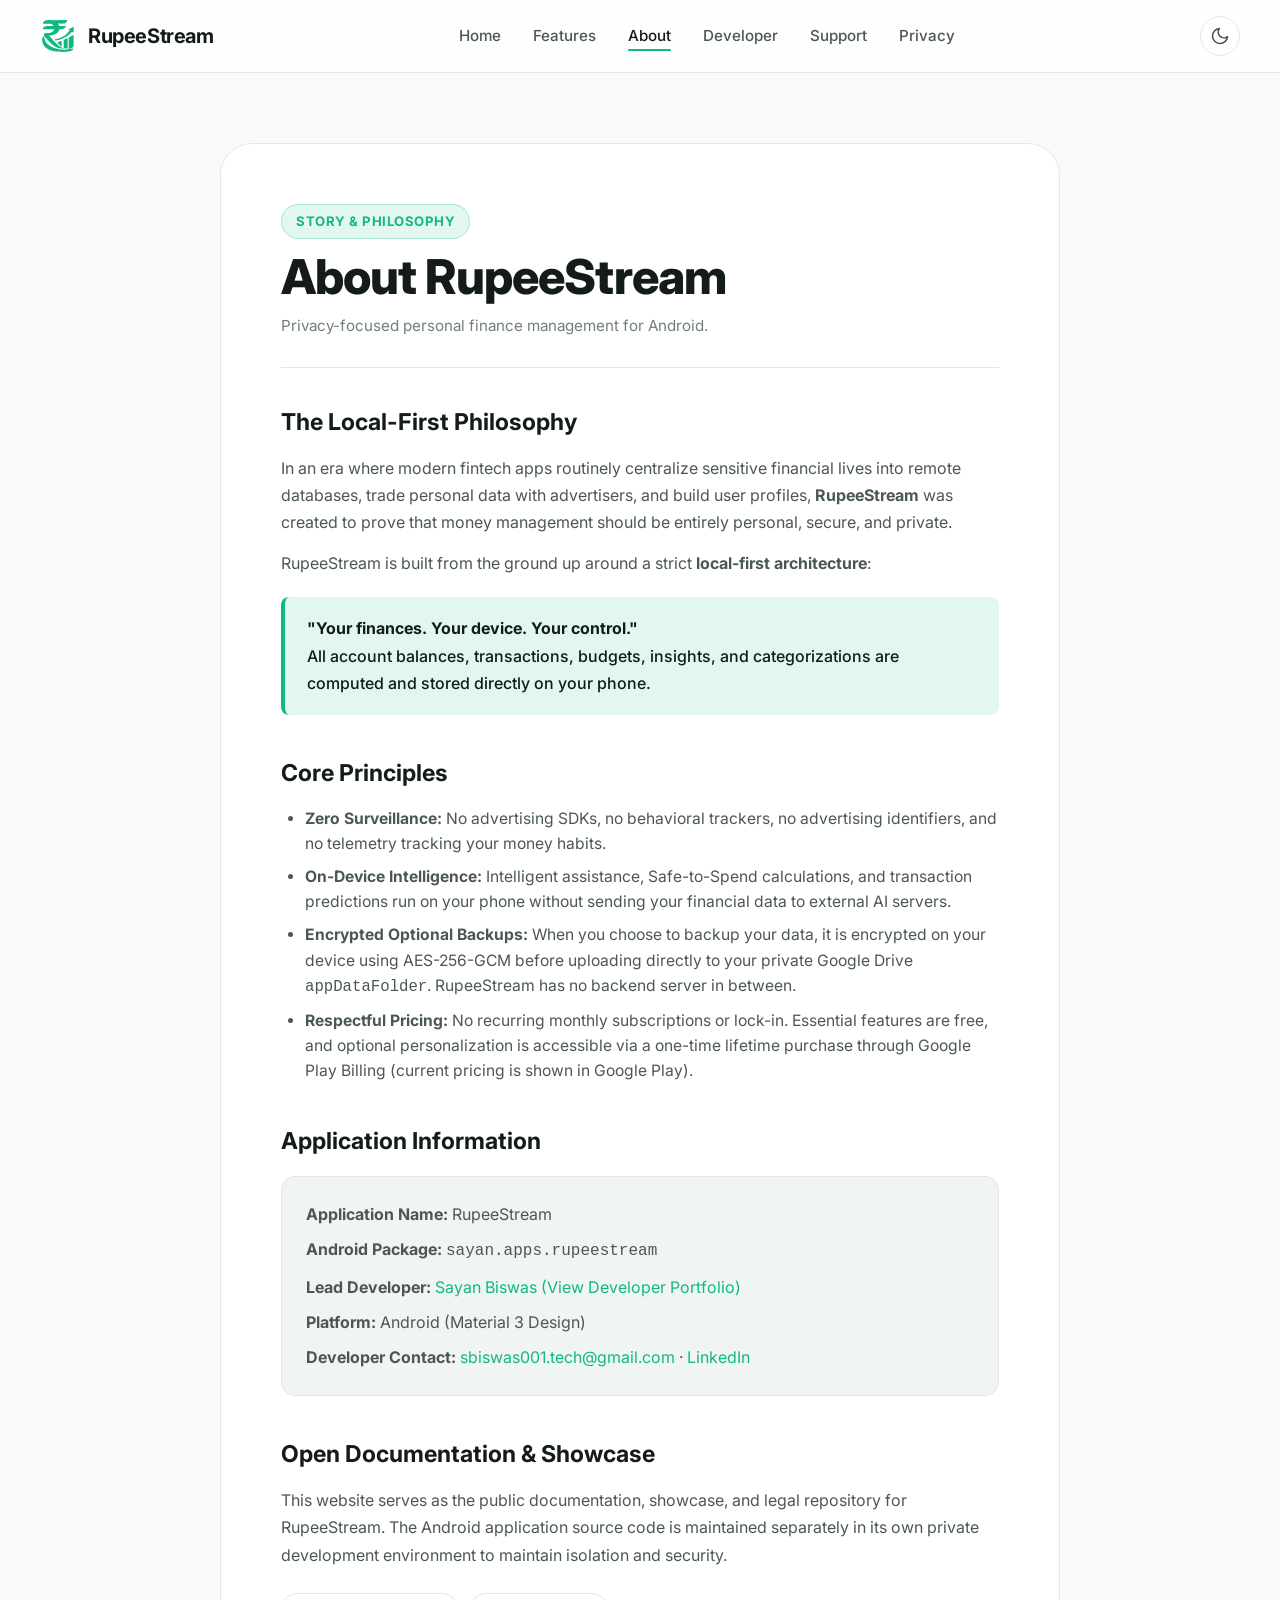
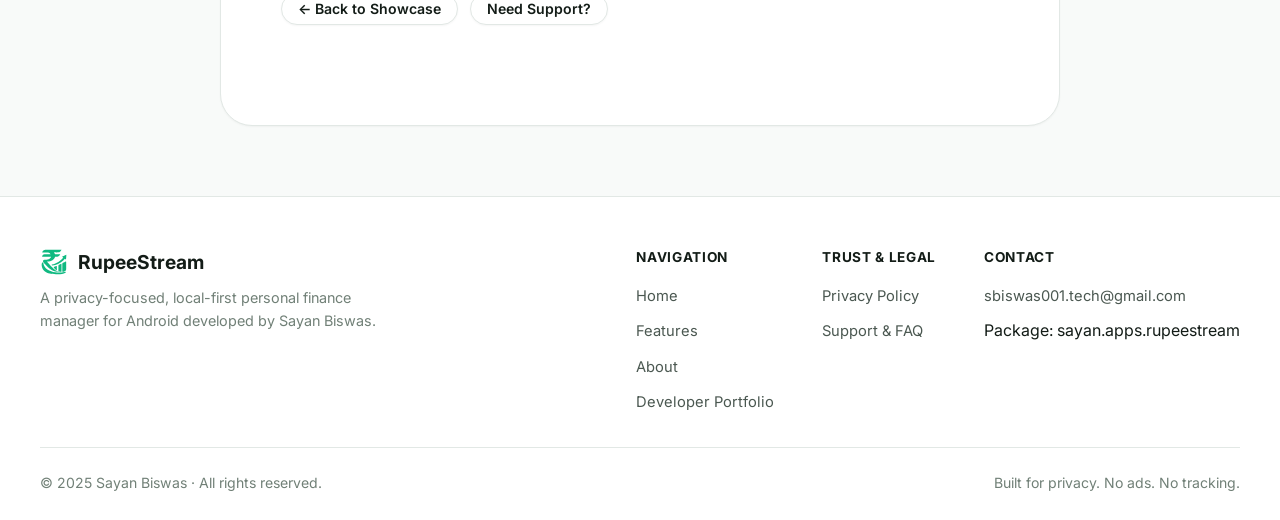
<file: about.html>
<!DOCTYPE html>
<html lang="en">
<head>
  <meta charset="UTF-8">
  <meta name="viewport" content="width=device-width, initial-scale=1.0">
  <title>About RupeeStream — Privacy-Focused Personal Finance</title>
  <meta name="description" content="Learn about RupeeStream, an independent, local-first Android personal finance application crafted with care by developer Sayan Biswas.">
  <link rel="canonical" href="https://rupeestream.web.app/about">
  
  <!-- Open Graph -->
  <meta property="og:type" content="website">
  <meta property="og:title" content="About RupeeStream &amp; Developer Sayan Biswas">
  <meta property="og:description" content="Discover the local-first philosophy behind RupeeStream. Your financial records, your device, your control.">
  <meta property="og:image" content="https://rupeestream.web.app/assets/branding/feature-graphic.png">
  <meta property="og:url" content="https://rupeestream.web.app/about">
  <meta name="theme-color" content="#10B981">

  <!-- Favicon & Touch Icons -->
  <link rel="icon" type="image/svg+xml" href="assets/branding/favicon.svg">
  <link rel="icon" type="image/png" sizes="32x32" href="assets/branding/favicon-32x32.png">
  <link rel="icon" type="image/png" sizes="16x16" href="assets/branding/favicon-16x16.png">
  <link rel="apple-touch-icon" sizes="180x180" href="assets/branding/apple-touch-icon.png">
  <link rel="shortcut icon" href="assets/branding/favicon.ico">

  <!-- Fonts & Stylesheet -->
  <link rel="preconnect" href="https://fonts.googleapis.com">
  <link rel="preconnect" href="https://fonts.gstatic.com" crossorigin>
  <link href="https://fonts.googleapis.com/css2?family=Inter:wght@400;500;600;700;800&display=swap" rel="stylesheet">
  <link rel="stylesheet" href="assets/css/style.css?v=20260923">
</head>
<body>

  <!-- Header -->
  <header class="site-header" id="header">
    <div class="container nav-container">
      <a href="index.html" class="brand-link" aria-label="RupeeStream Home">
        <img src="assets/branding/logo.svg" alt="RupeeStream Logo" class="brand-logo" width="36" height="36">
        <span class="brand-name">RupeeStream</span>
      </a>

      <nav aria-label="Main Navigation">
        <ul class="nav-links">
          <li><a href="index.html" class="nav-link">Home</a></li>
          <li><a href="index.html#features" class="nav-link">Features</a></li>
          <li><a href="about.html" class="nav-link active">About</a></li>
          <li><a href="developer.html" class="nav-link">Developer</a></li>
          <li><a href="support.html" class="nav-link">Support</a></li>
          <li><a href="privacy-policy.html" class="nav-link">Privacy</a></li>
        </ul>
      </nav>

      <div class="nav-actions">
        <button class="theme-toggle" type="button" aria-label="Toggle theme" title="Toggle theme">
          <svg xmlns="http://www.w3.org/2000/svg" viewBox="0 0 24 24" fill="none" stroke="currentColor" stroke-width="2"><path d="M21 12.79A9 9 0 1 1 11.21 3 7 7 0 0 0 21 12.79z"/></svg>
        </button>
        <button class="mobile-nav-toggle" type="button" aria-label="Open menu" aria-expanded="false">
          <svg xmlns="http://www.w3.org/2000/svg" viewBox="0 0 24 24" fill="none" stroke="currentColor" stroke-width="2"><line x1="3" y1="12" x2="21" y2="12"/><line x1="3" y1="6" x2="21" y2="6"/><line x1="3" y1="18" x2="21" y2="18"/></svg>
        </button>
      </div>
    </div>
  </header>

  <main class="content-page">
    <div class="container-narrow">
      <article class="article-card">
        <header class="page-header">
          <span class="badge-pill">Story &amp; Philosophy</span>
          <h1 class="page-title">About RupeeStream</h1>
          <p class="page-meta">Privacy-focused personal finance management for Android.</p>
        </header>

        <section class="content-section">
          <h2>The Local-First Philosophy</h2>
          <p>
            In an era where modern fintech apps routinely centralize sensitive financial lives into remote databases, trade personal data with advertisers, and build user profiles, <strong>RupeeStream</strong> was created to prove that money management should be entirely personal, secure, and private.
          </p>
          <p>
            RupeeStream is built from the ground up around a strict <strong>local-first architecture</strong>:
          </p>
          <div class="callout-box">
            <p><strong>"Your finances. Your device. Your control."</strong><br>
            All account balances, transactions, budgets, insights, and categorizations are computed and stored directly on your phone.</p>
          </div>
        </section>

        <section class="content-section">
          <h2>Core Principles</h2>
          <ul>
            <li><strong>Zero Surveillance:</strong> No advertising SDKs, no behavioral trackers, no advertising identifiers, and no telemetry tracking your money habits.</li>
            <li><strong>On-Device Intelligence:</strong> Intelligent assistance, Safe-to-Spend calculations, and transaction predictions run on your phone without sending your financial data to external AI servers.</li>
            <li><strong>Encrypted Optional Backups:</strong> When you choose to backup your data, it is encrypted on your device using AES-256-GCM before uploading directly to your private Google Drive <code>appDataFolder</code>. RupeeStream has no backend server in between.</li>
            <li><strong>Respectful Pricing:</strong> No recurring monthly subscriptions or lock-in. Essential features are free, and optional personalization is accessible via a one-time lifetime purchase through Google Play Billing (current pricing is shown in Google Play).</li>
          </ul>
        </section>

        <section class="content-section">
          <h2>Application Information</h2>
          <div style="background: var(--bg-alt); border: 1px solid var(--border); border-radius: var(--radius-md); padding: 24px; margin-top: 16px;">
            <p style="margin-bottom: 8px;"><strong>Application Name:</strong> RupeeStream</p>
            <p style="margin-bottom: 8px;"><strong>Android Package:</strong> <code>sayan.apps.rupeestream</code></p>
            <p style="margin-bottom: 8px;"><strong>Lead Developer:</strong> <a href="developer.html">Sayan Biswas (View Developer Portfolio)</a></p>
            <p style="margin-bottom: 8px;"><strong>Platform:</strong> Android (Material 3 Design)</p>
            <p style="margin-bottom: 0;"><strong>Developer Contact:</strong> <a href="mailto:sbiswas001.tech@gmail.com">sbiswas001.tech@gmail.com</a> · <a href="https://www.linkedin.com/in/sbiswas001/" target="_blank" rel="noopener noreferrer">LinkedIn</a></p>
          </div>
        </section>

        <section class="content-section">
          <h2>Open Documentation &amp; Showcase</h2>
          <p>
            This website serves as the public documentation, showcase, and legal repository for RupeeStream. The Android application source code is maintained separately in its own private development environment to maintain isolation and security.
          </p>
          <div style="margin-top: 24px;">
            <a href="index.html" class="btn btn-secondary btn-sm">← Back to Showcase</a>
            <a href="support.html" class="btn btn-secondary btn-sm" style="margin-left: 8px;">Need Support?</a>
          </div>
        </section>
      </article>
    </div>
  </main>

  <!-- Footer -->
  <footer class="site-footer">
    <div class="container footer-container">
      <div class="footer-top">
        <div class="footer-brand">
          <div class="footer-brand-title">
            <img src="assets/branding/logo.svg" alt="" width="28" height="28">
            RupeeStream
          </div>
          <p class="footer-brand-desc">
            A privacy-focused, local-first personal finance manager for Android developed by Sayan Biswas.
          </p>
        </div>

        <div class="footer-nav">
          <div class="footer-nav-col">
            <h5>Navigation</h5>
            <ul class="footer-nav-links">
              <li><a href="index.html">Home</a></li>
              <li><a href="index.html#features">Features</a></li>
              <li><a href="about.html">About</a></li>
              <li><a href="developer.html">Developer Portfolio</a></li>
            </ul>
          </div>

          <div class="footer-nav-col">
            <h5>Trust &amp; Legal</h5>
            <ul class="footer-nav-links">
              <li><a href="privacy-policy.html">Privacy Policy</a></li>
              <li><a href="support.html">Support &amp; FAQ</a></li>
            </ul>
          </div>

          <div class="footer-nav-col">
            <h5>Contact</h5>
            <ul class="footer-nav-links">
              <li><a href="mailto:sbiswas001.tech@gmail.com">sbiswas001.tech@gmail.com</a></li>
              <li><span>Package: sayan.apps.rupeestream</span></li>
            </ul>
          </div>
        </div>
      </div>

      <div class="footer-bottom">
        <p>© <span class="copyright-year">2025</span> Sayan Biswas · All rights reserved.</p>
        <p>Built for privacy. No ads. No tracking.</p>
      </div>
    </div>
  </footer>

  <script src="assets/js/main.js"></script>
</body>
</html>
</file>
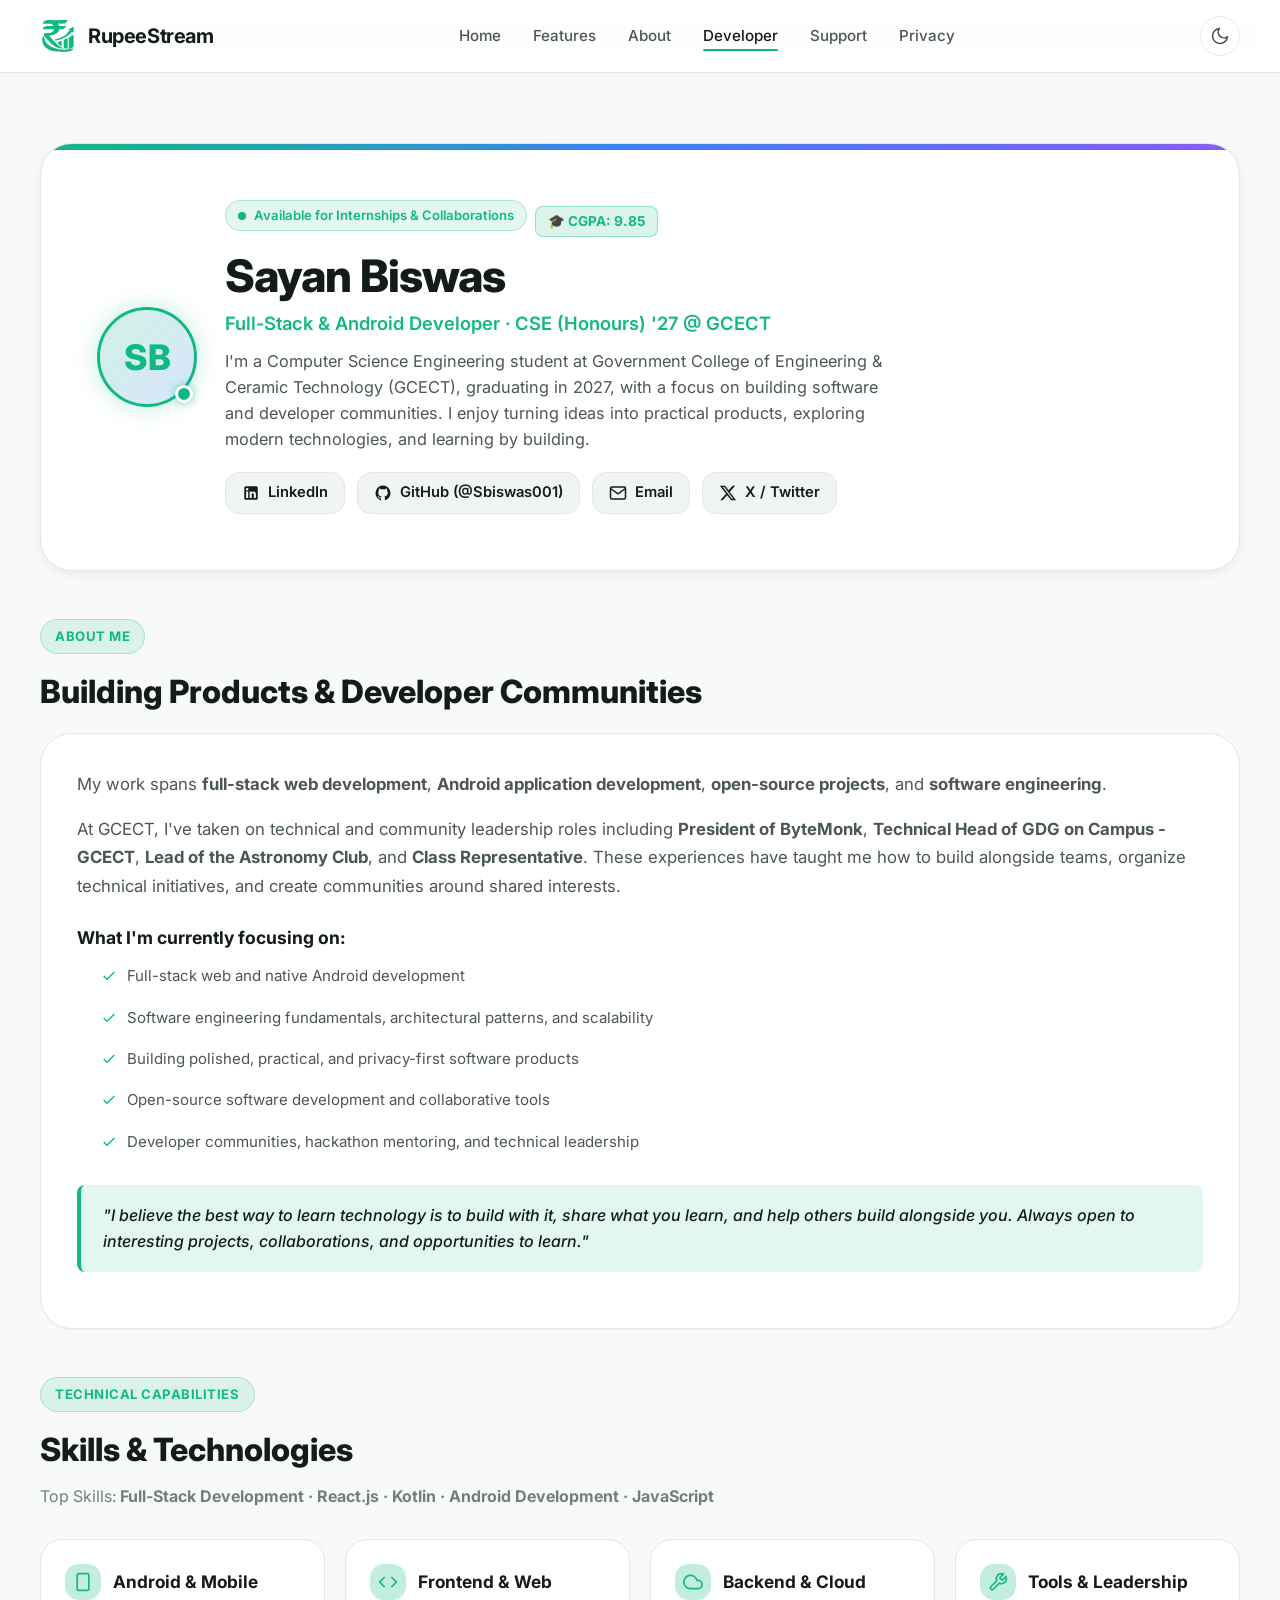
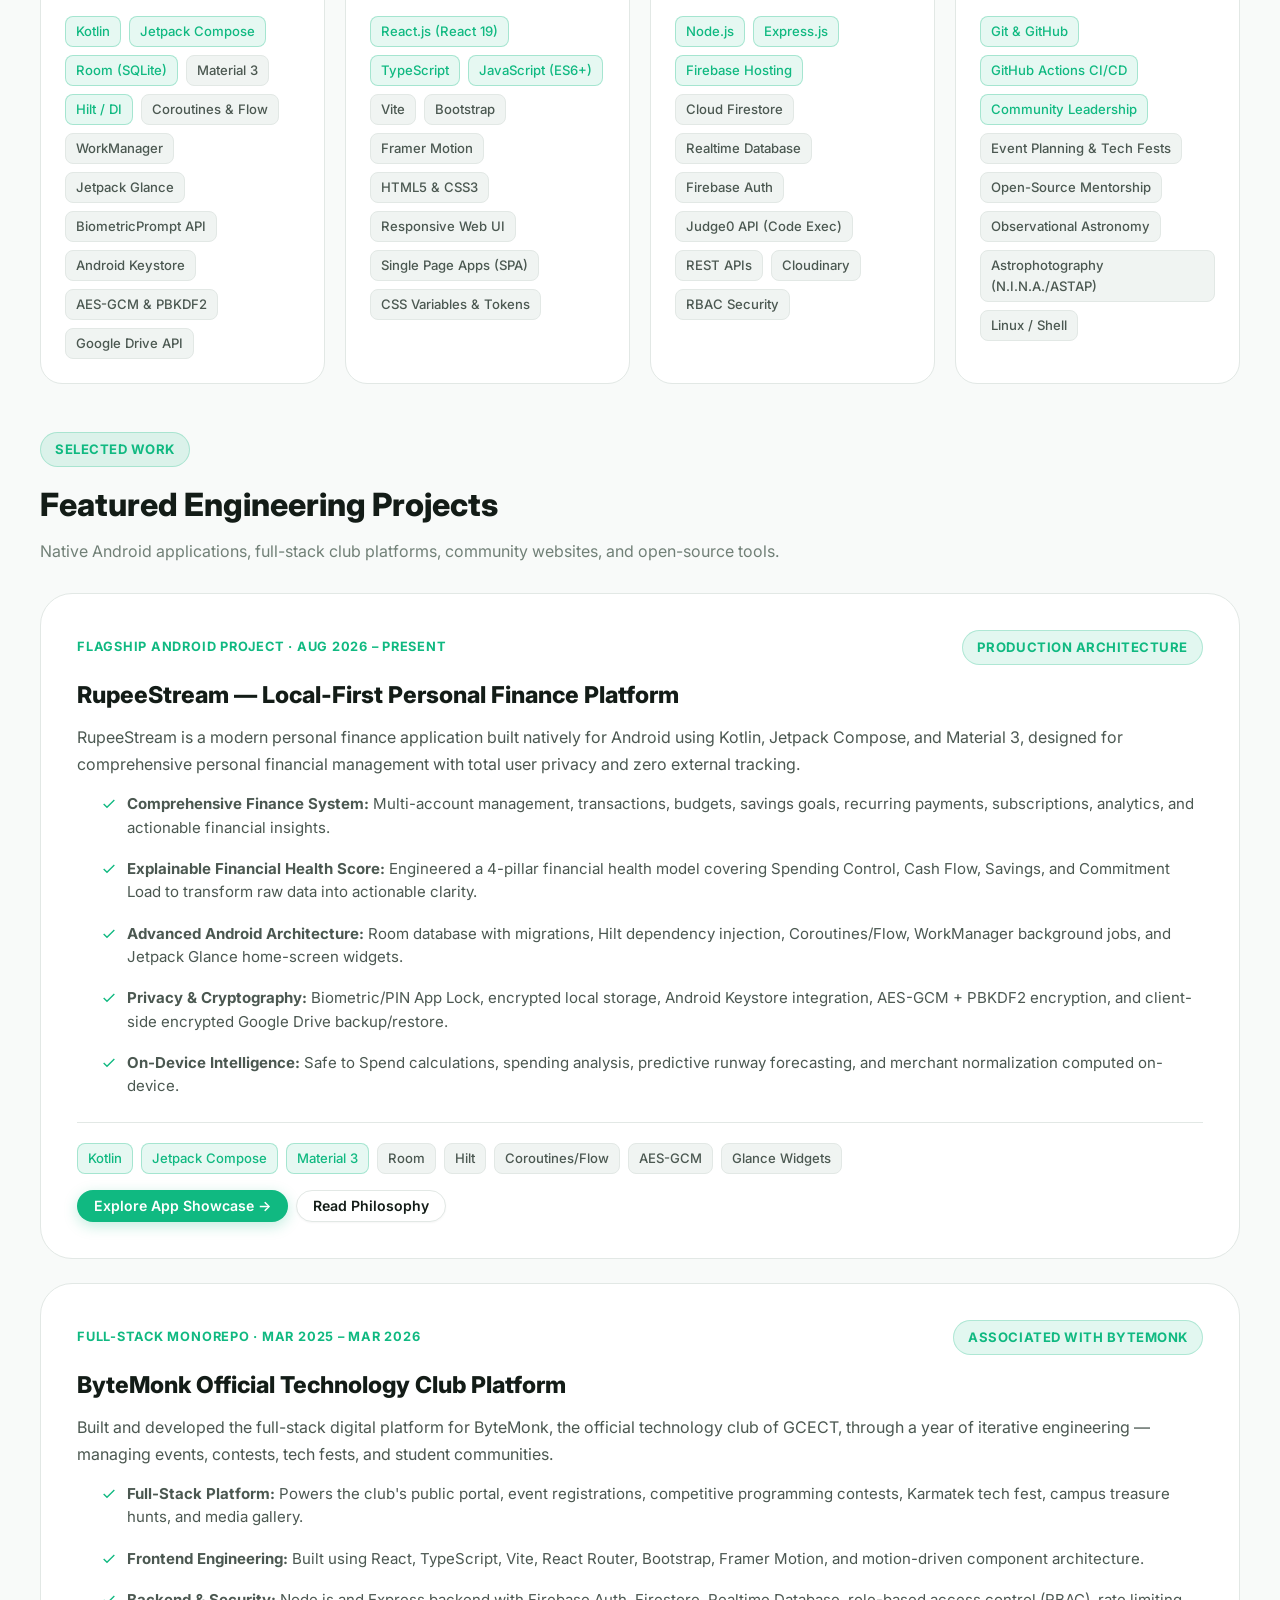
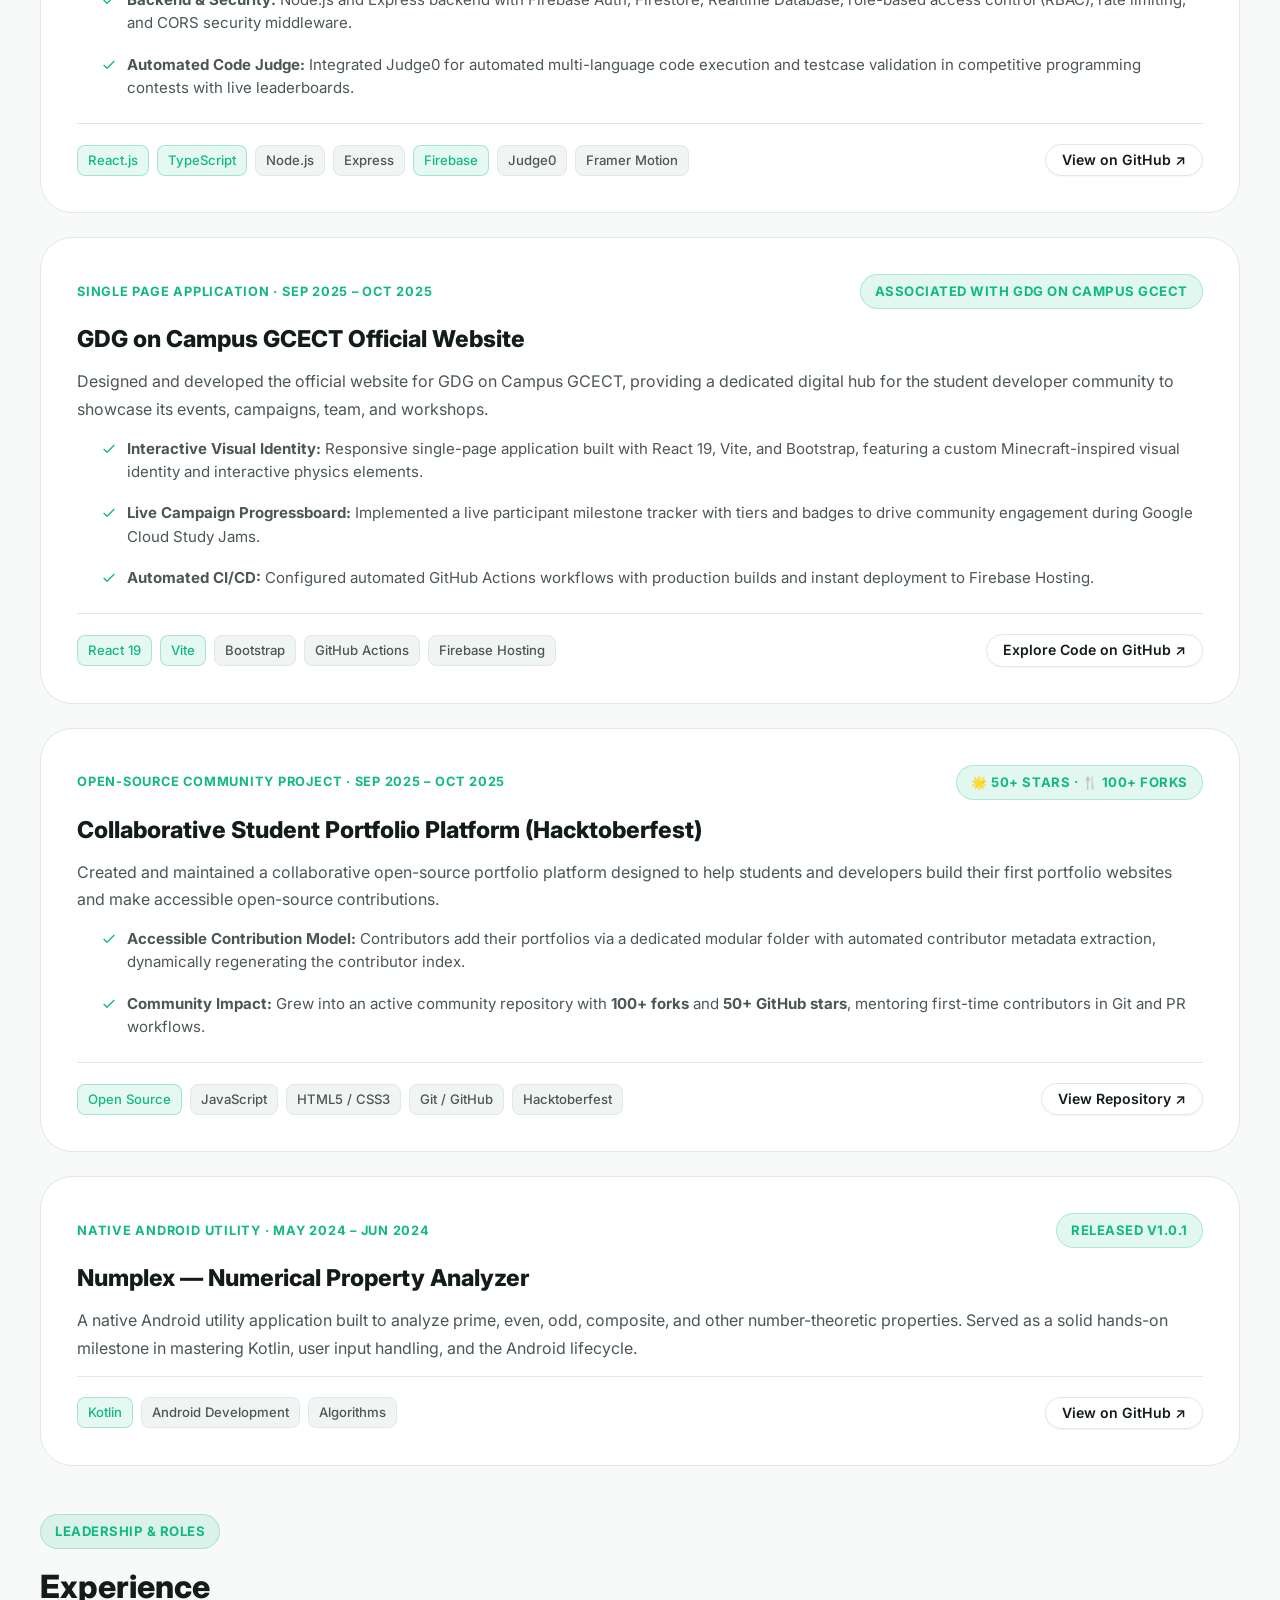
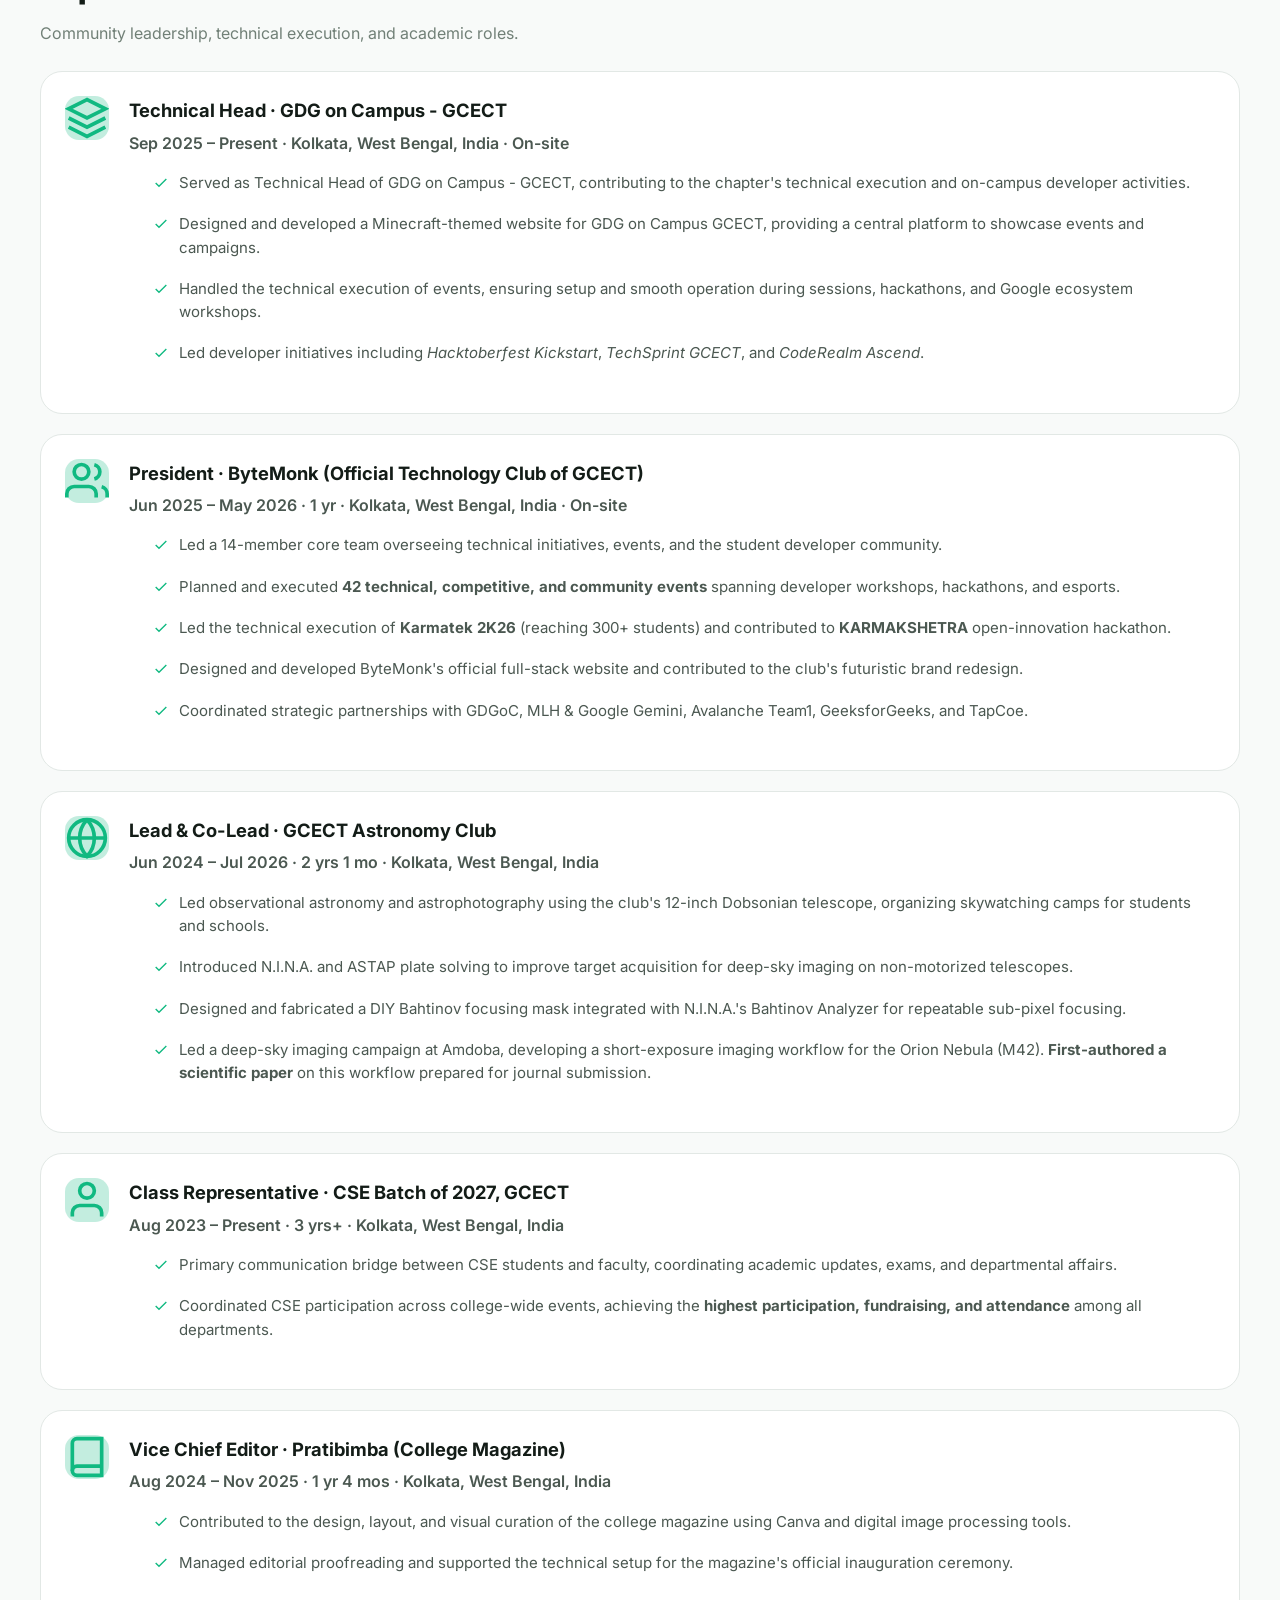
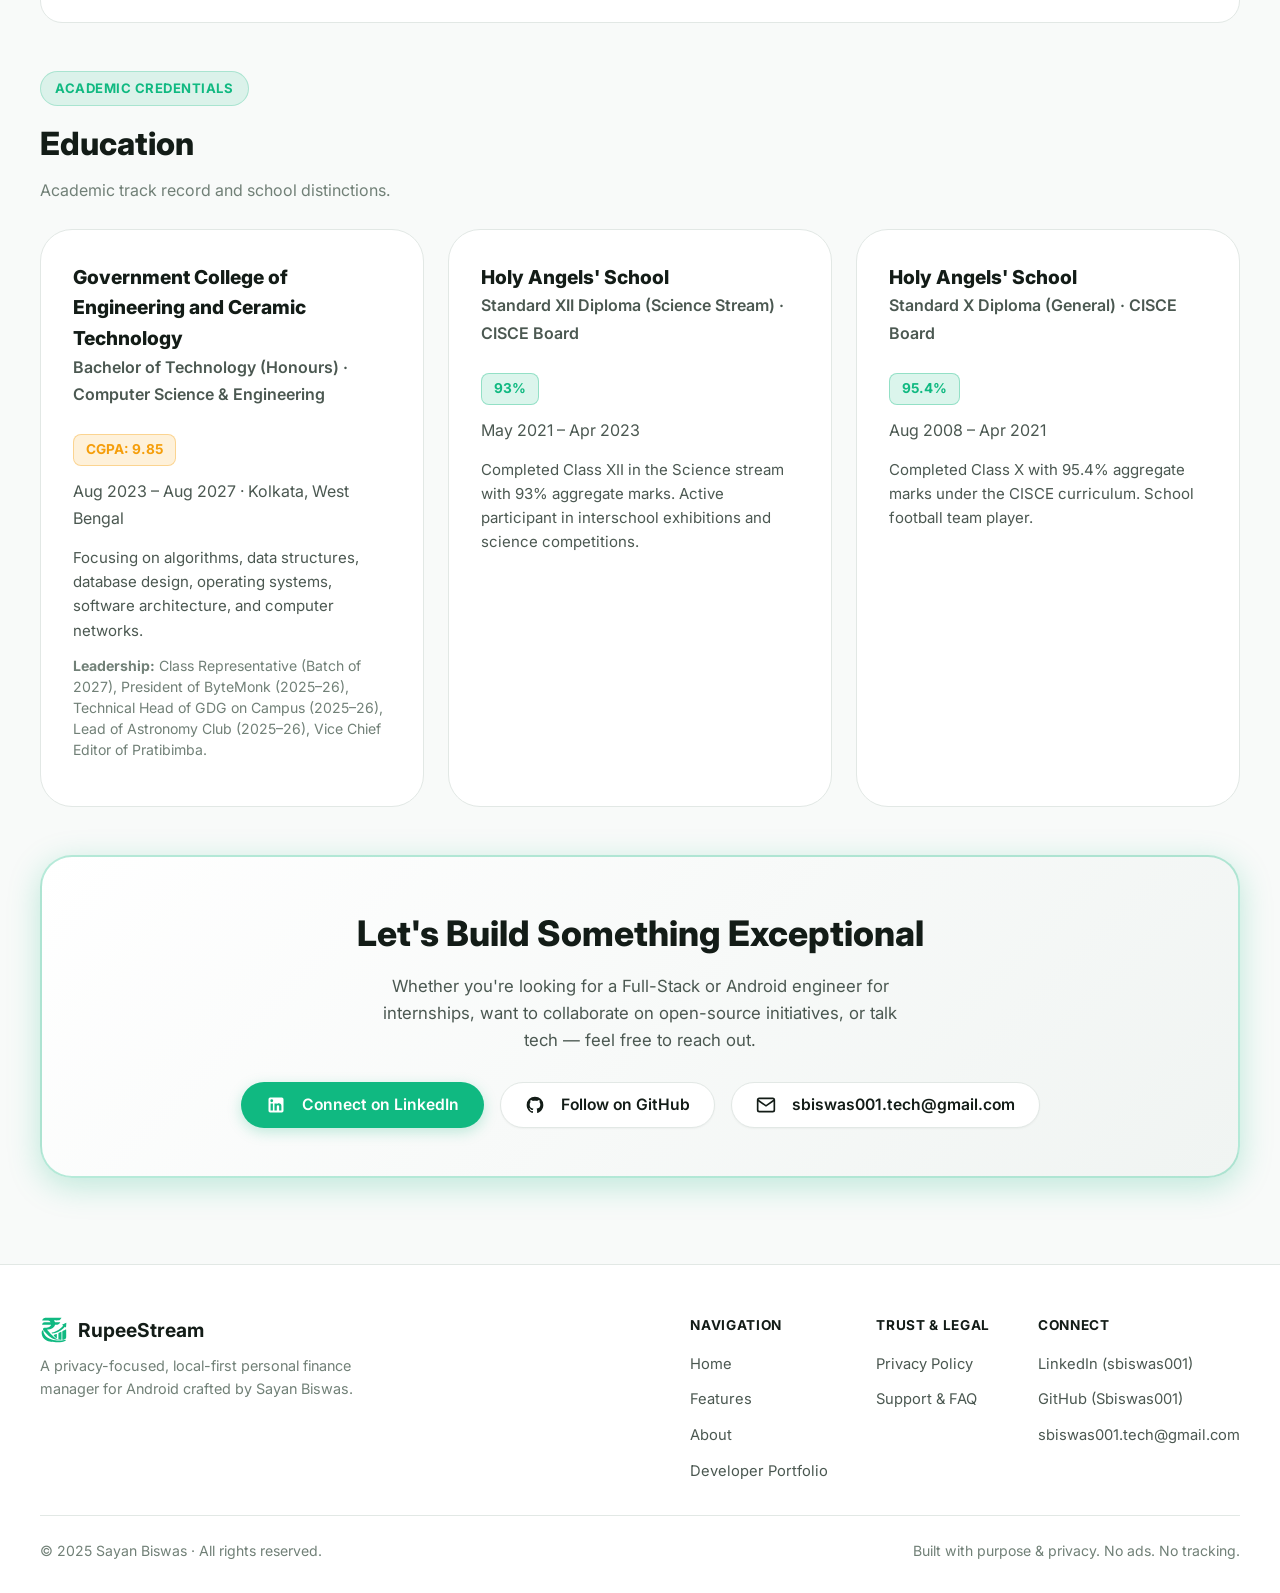
<file: developer.html>
<!DOCTYPE html>
<html lang="en">
<head>
  <meta charset="UTF-8">
  <meta name="viewport" content="width=device-width, initial-scale=1.0">
  <title>Sayan Biswas — Full-Stack &amp; Android Developer | Portfolio</title>
  <meta name="description" content="Portfolio of Sayan Biswas (sbiswas001) — CSE '27 @ GCECT (CGPA 9.85), Full-Stack &amp; Android Developer, President of ByteMonk, Technical Head at GDG on Campus GCECT, and creator of RupeeStream.">
  <link rel="canonical" href="https://rupeestream.web.app/developer">
  
  <!-- Open Graph -->
  <meta property="og:type" content="profile">
  <meta property="og:title" content="Sayan Biswas — Full-Stack &amp; Android Developer | Portfolio">
  <meta property="og:description" content="CSE '27 @ GCECT (CGPA 9.85). Full-Stack &amp; Android Developer, creator of RupeeStream, President of ByteMonk, Technical Head at GDG on Campus GCECT.">
  <meta property="og:image" content="https://rupeestream.web.app/assets/branding/logo.svg">
  <meta property="og:url" content="https://rupeestream.web.app/developer">
  <meta name="theme-color" content="#10B981">

  <!-- Favicon & Touch Icons -->
  <link rel="icon" type="image/svg+xml" href="assets/branding/favicon.svg">
  <link rel="icon" type="image/png" sizes="32x32" href="assets/branding/favicon-32x32.png">
  <link rel="icon" type="image/png" sizes="16x16" href="assets/branding/favicon-16x16.png">
  <link rel="apple-touch-icon" sizes="180x180" href="assets/branding/apple-touch-icon.png">
  <link rel="shortcut icon" href="assets/branding/favicon.ico">

  <!-- Fonts & Stylesheet -->
  <link rel="preconnect" href="https://fonts.googleapis.com">
  <link rel="preconnect" href="https://fonts.gstatic.com" crossorigin>
  <link href="https://fonts.googleapis.com/css2?family=Inter:wght@400;500;600;700;800&display=swap" rel="stylesheet">
  <link rel="stylesheet" href="assets/css/style.css?v=20260923">
</head>
<body>

  <!-- Header -->
  <header class="site-header" id="header">
    <div class="container nav-container">
      <a href="index.html" class="brand-link" aria-label="RupeeStream Home">
        <img src="assets/branding/logo.svg" alt="RupeeStream Logo" class="brand-logo" width="36" height="36">
        <span class="brand-name">RupeeStream</span>
      </a>

      <nav aria-label="Main Navigation">
        <ul class="nav-links">
          <li><a href="index.html" class="nav-link">Home</a></li>
          <li><a href="index.html#features" class="nav-link">Features</a></li>
          <li><a href="about.html" class="nav-link">About</a></li>
          <li><a href="developer.html" class="nav-link active">Developer</a></li>
          <li><a href="support.html" class="nav-link">Support</a></li>
          <li><a href="privacy-policy.html" class="nav-link">Privacy</a></li>
        </ul>
      </nav>

      <div class="nav-actions">
        <button class="theme-toggle" type="button" aria-label="Toggle theme" title="Toggle theme">
          <svg xmlns="http://www.w3.org/2000/svg" viewBox="0 0 24 24" fill="none" stroke="currentColor" stroke-width="2"><path d="M21 12.79A9 9 0 1 1 11.21 3 7 7 0 0 0 21 12.79z"/></svg>
        </button>
        <button class="mobile-nav-toggle" type="button" aria-label="Open menu" aria-expanded="false">
          <svg xmlns="http://www.w3.org/2000/svg" viewBox="0 0 24 24" fill="none" stroke="currentColor" stroke-width="2"><line x1="3" y1="12" x2="21" y2="12"/><line x1="3" y1="6" x2="21" y2="6"/><line x1="3" y1="18" x2="21" y2="18"/></svg>
        </button>
      </div>
    </div>
  </header>

  <!-- Main Content -->
  <main class="content-page">
    <div class="container">

      <!-- Hero Identity Card -->
      <section class="dev-hero-card" aria-label="Developer Profile Hero">
        <div class="dev-header-flex">
          <div class="dev-avatar-wrapper">
            <div class="dev-avatar" aria-hidden="true">SB</div>
            <div class="dev-status-indicator" title="Available for opportunities"></div>
          </div>

          <div class="dev-info">
            <div style="display: flex; gap: 8px; flex-wrap: wrap; align-items: center; margin-bottom: 8px;">
              <div class="dev-status-badge">
                <span class="status-dot-pulse"></span>
                Available for Internships &amp; Collaborations
              </div>
              <span class="grade-badge">🎓 CGPA: 9.85</span>
            </div>
            <h1 class="dev-name">Sayan Biswas</h1>
            <p class="dev-title">Full-Stack &amp; Android Developer · CSE (Honours) '27 @ GCECT</p>
            <p class="dev-bio">
              I'm a Computer Science Engineering student at Government College of Engineering &amp; Ceramic Technology (GCECT), graduating in 2027, with a focus on building software and developer communities. I enjoy turning ideas into practical products, exploring modern technologies, and learning by building.
            </p>
            <div class="dev-actions">
              <a href="https://www.linkedin.com/in/sbiswas001/" target="_blank" rel="noopener noreferrer" class="dev-social-btn" title="Visit LinkedIn Profile">
                <svg viewBox="0 0 24 24" fill="currentColor" aria-hidden="true"><path d="M19 3a2 2 0 0 1 2 2v14a2 2 0 0 1-2 2H5a2 2 0 0 1-2-2V5a2 2 0 0 1 2-2h14m-.5 15.5v-5.3a3.26 3.26 0 0 0-3.26-3.26c-.85 0-1.84.52-2.28 1.3v-1.11h-2.79v8.37h2.79v-4.93c0-.77.62-1.4 1.39-1.4a1.4 1.4 0 0 1 1.4 1.4v4.93h2.75M6.88 8.56a1.68 1.68 0 0 0 1.68-1.68c0-.93-.75-1.69-1.68-1.69a1.69 1.69 0 0 0-1.69 1.69c0 .93.76 1.68 1.69 1.68m1.39 9.94v-8.37H5.5v8.37h2.77z"/></svg>
                <span>LinkedIn</span>
              </a>
              <a href="https://github.com/Sbiswas001" target="_blank" rel="noopener noreferrer" class="dev-social-btn" title="Visit GitHub Profile">
                <svg viewBox="0 0 24 24" fill="currentColor" aria-hidden="true"><path d="M12 2A10 10 0 0 0 2 12c0 4.42 2.87 8.17 6.84 9.5.5.08.66-.23.66-.5v-1.69c-2.77.6-3.36-1.34-3.36-1.34-.46-1.16-1.11-1.47-1.11-1.47-.91-.62.07-.6.07-.6 1 .07 1.53 1.03 1.53 1.03.87 1.52 2.34 1.07 2.91.83.1-.65.35-1.09.63-1.34-2.22-.25-4.55-1.11-4.55-4.92 0-1.11.38-2 1.03-2.71-.1-.25-.45-1.29.1-2.64 0 0 .84-.27 2.75 1.02.79-.22 1.65-.33 2.5-.33.85 0 1.71.11 2.5.33 1.91-1.29 2.75-1.02 2.75-1.02.55 1.35.2 2.39.1 2.64.65.71 1.03 1.6 1.03 2.71 0 3.82-2.34 4.66-4.57 4.91.36.31.69.92.69 1.85V21c0 .27.16.59.67.5C19.14 20.16 22 16.42 22 12A10 10 0 0 0 12 2z"/></svg>
                <span>GitHub (@Sbiswas001)</span>
              </a>
              <a href="mailto:sbiswas001.tech@gmail.com" class="dev-social-btn" title="Send direct email">
                <svg viewBox="0 0 24 24" fill="none" stroke="currentColor" stroke-width="2" aria-hidden="true"><path d="M4 4h16c1.1 0 2 .9 2 2v12c0 1.1-.9 2-2 2H4c-1.1 0-2-.9-2-2V6c0-1.1.9-2 2-2z"/><polyline points="22,6 12,13 2,6"/></svg>
                <span>Email</span>
              </a>
              <a href="https://x.com/sbiswas2004" target="_blank" rel="noopener noreferrer" class="dev-social-btn" title="Visit X Profile">
                <svg viewBox="0 0 24 24" fill="currentColor" aria-hidden="true"><path d="M18.244 2.25h3.308l-7.227 8.26 8.502 11.24H16.17l-5.214-6.817L4.99 21.75H1.68l7.73-8.835L1.254 2.25H8.08l4.713 6.231zm-1.161 17.52h1.833L7.084 4.126H5.117z"/></svg>
                <span>X / Twitter</span>
              </a>
            </div>
          </div>
        </div>
      </section>

      <!-- About Me Section -->
      <section class="content-section" style="margin-bottom: 48px;">
        <span class="badge-pill">About Me</span>
        <h2 style="font-size: 2rem; font-weight: 800; margin-top: 12px; margin-bottom: 16px;">Building Products &amp; Developer Communities</h2>
        
        <div style="background: var(--surface); border: 1px solid var(--border); border-radius: var(--radius-xl); padding: clamp(24px, 4vw, 36px); box-shadow: var(--shadow-sm);">
          <p style="font-size: 1.05rem; line-height: 1.7; color: var(--text-secondary); margin-bottom: 16px;">
            My work spans <strong>full-stack web development</strong>, <strong>Android application development</strong>, <strong>open-source projects</strong>, and <strong>software engineering</strong>.
          </p>
          <p style="font-size: 1.05rem; line-height: 1.7; color: var(--text-secondary); margin-bottom: 16px;">
            At GCECT, I've taken on technical and community leadership roles including <strong>President of ByteMonk</strong>, <strong>Technical Head of GDG on Campus - GCECT</strong>, <strong>Lead of the Astronomy Club</strong>, and <strong>Class Representative</strong>. These experiences have taught me how to build alongside teams, organize technical initiatives, and create communities around shared interests.
          </p>
          
          <h4 style="font-size: 1.1rem; font-weight: 700; color: var(--text-primary); margin-top: 24px; margin-bottom: 12px;">What I'm currently focusing on:</h4>
          <ul class="exp-bullet-list" style="margin-top: 0; margin-bottom: 24px;">
            <li>
              <svg viewBox="0 0 24 24" fill="none" stroke="currentColor" stroke-width="2"><polyline points="20 6 9 17 4 12"/></svg>
              <span>Full-stack web and native Android development</span>
            </li>
            <li>
              <svg viewBox="0 0 24 24" fill="none" stroke="currentColor" stroke-width="2"><polyline points="20 6 9 17 4 12"/></svg>
              <span>Software engineering fundamentals, architectural patterns, and scalability</span>
            </li>
            <li>
              <svg viewBox="0 0 24 24" fill="none" stroke="currentColor" stroke-width="2"><polyline points="20 6 9 17 4 12"/></svg>
              <span>Building polished, practical, and privacy-first software products</span>
            </li>
            <li>
              <svg viewBox="0 0 24 24" fill="none" stroke="currentColor" stroke-width="2"><polyline points="20 6 9 17 4 12"/></svg>
              <span>Open-source software development and collaborative tools</span>
            </li>
            <li>
              <svg viewBox="0 0 24 24" fill="none" stroke="currentColor" stroke-width="2"><polyline points="20 6 9 17 4 12"/></svg>
              <span>Developer communities, hackathon mentoring, and technical leadership</span>
            </li>
          </ul>

          <div class="callout-box" style="margin-top: 8px;">
            <p style="font-size: 1rem; line-height: 1.6; margin: 0;">
              <em>"I believe the best way to learn technology is to build with it, share what you learn, and help others build alongside you. Always open to interesting projects, collaborations, and opportunities to learn."</em>
            </p>
          </div>
        </div>
      </section>

      <!-- Technical Skills Matrix -->
      <section class="content-section" style="margin-bottom: 48px;">
        <span class="badge-pill">Technical Capabilities</span>
        <h2 style="font-size: 2rem; font-weight: 800; margin-top: 12px; margin-bottom: 8px;">Skills &amp; Technologies</h2>
        <p style="color: var(--text-muted); margin-bottom: 12px;">Top Skills: <strong>Full-Stack Development · React.js · Kotlin · Android Development · JavaScript</strong></p>

        <div class="dev-skills-grid">
          <!-- Android & Mobile -->
          <div class="dev-skill-card">
            <div class="dev-skill-header">
              <div class="dev-skill-icon">
                <svg viewBox="0 0 24 24" fill="none" stroke="currentColor" stroke-width="2"><rect x="5" y="2" width="14" height="20" rx="2" ry="2"/><line x1="12" y1="18" x2="12.01" y2="18"/></svg>
              </div>
              <h3 class="dev-skill-title">Android &amp; Mobile</h3>
            </div>
            <div class="skill-chips">
              <span class="skill-chip highlight">Kotlin</span>
              <span class="skill-chip highlight">Jetpack Compose</span>
              <span class="skill-chip highlight">Room (SQLite)</span>
              <span class="skill-chip">Material 3</span>
              <span class="skill-chip highlight">Hilt / DI</span>
              <span class="skill-chip">Coroutines &amp; Flow</span>
              <span class="skill-chip">WorkManager</span>
              <span class="skill-chip">Jetpack Glance</span>
              <span class="skill-chip">BiometricPrompt API</span>
              <span class="skill-chip">Android Keystore</span>
              <span class="skill-chip">AES-GCM &amp; PBKDF2</span>
              <span class="skill-chip">Google Drive API</span>
            </div>
          </div>

          <!-- Web & Frontend -->
          <div class="dev-skill-card">
            <div class="dev-skill-header">
              <div class="dev-skill-icon">
                <svg viewBox="0 0 24 24" fill="none" stroke="currentColor" stroke-width="2"><polyline points="16 18 22 12 16 6"/><polyline points="8 6 2 12 8 18"/></svg>
              </div>
              <h3 class="dev-skill-title">Frontend &amp; Web</h3>
            </div>
            <div class="skill-chips">
              <span class="skill-chip highlight">React.js (React 19)</span>
              <span class="skill-chip highlight">TypeScript</span>
              <span class="skill-chip highlight">JavaScript (ES6+)</span>
              <span class="skill-chip">Vite</span>
              <span class="skill-chip">Bootstrap</span>
              <span class="skill-chip">Framer Motion</span>
              <span class="skill-chip">HTML5 &amp; CSS3</span>
              <span class="skill-chip">Responsive Web UI</span>
              <span class="skill-chip">Single Page Apps (SPA)</span>
              <span class="skill-chip">CSS Variables &amp; Tokens</span>
            </div>
          </div>

          <!-- Backend & Cloud -->
          <div class="dev-skill-card">
            <div class="dev-skill-header">
              <div class="dev-skill-icon">
                <svg viewBox="0 0 24 24" fill="none" stroke="currentColor" stroke-width="2"><path d="M18 10h-1.26A8 8 0 1 0 9 20h9a5 5 0 0 0 0-10z"/></svg>
              </div>
              <h3 class="dev-skill-title">Backend &amp; Cloud</h3>
            </div>
            <div class="skill-chips">
              <span class="skill-chip highlight">Node.js</span>
              <span class="skill-chip highlight">Express.js</span>
              <span class="skill-chip highlight">Firebase Hosting</span>
              <span class="skill-chip">Cloud Firestore</span>
              <span class="skill-chip">Realtime Database</span>
              <span class="skill-chip">Firebase Auth</span>
              <span class="skill-chip">Judge0 API (Code Exec)</span>
              <span class="skill-chip">REST APIs</span>
              <span class="skill-chip">Cloudinary</span>
              <span class="skill-chip">RBAC Security</span>
            </div>
          </div>

          <!-- Dev Practices & Leadership -->
          <div class="dev-skill-card">
            <div class="dev-skill-header">
              <div class="dev-skill-icon">
                <svg viewBox="0 0 24 24" fill="none" stroke="currentColor" stroke-width="2"><path d="M14.7 6.3a1 1 0 0 0 0 1.4l1.6 1.6a1 1 0 0 0 1.4 0l3.77-3.77a6 6 0 0 1-7.94 7.94l-6.91 6.91a2.12 2.12 0 0 1-3-3l6.91-6.91a6 6 0 0 1 7.94-7.94l-3.76 3.76z"/></svg>
              </div>
              <h3 class="dev-skill-title">Tools &amp; Leadership</h3>
            </div>
            <div class="skill-chips">
              <span class="skill-chip highlight">Git &amp; GitHub</span>
              <span class="skill-chip highlight">GitHub Actions CI/CD</span>
              <span class="skill-chip highlight">Community Leadership</span>
              <span class="skill-chip">Event Planning &amp; Tech Fests</span>
              <span class="skill-chip">Open-Source Mentorship</span>
              <span class="skill-chip">Observational Astronomy</span>
              <span class="skill-chip">Astrophotography (N.I.N.A./ASTAP)</span>
              <span class="skill-chip">Linux / Shell</span>
            </div>
          </div>
        </div>
      </section>

      <!-- Featured Projects -->
      <section class="content-section" style="margin-bottom: 48px;">
        <span class="badge-pill">Selected Work</span>
        <h2 style="font-size: 2rem; font-weight: 800; margin-top: 12px; margin-bottom: 8px;">Featured Engineering Projects</h2>
        <p style="color: var(--text-muted); margin-bottom: 24px;">Native Android applications, full-stack club platforms, community websites, and open-source tools.</p>

        <div class="dev-projects-grid">
          
          <!-- Project 1: RupeeStream -->
          <article class="dev-project-card">
            <div>
              <div class="dev-project-badge-bar">
                <span class="project-category">Flagship Android Project · Aug 2026 – Present</span>
                <span class="badge-pill" style="margin: 0;">Production Architecture</span>
              </div>
              <h3 class="dev-project-title">RupeeStream — Local-First Personal Finance Platform</h3>
              <p class="dev-project-desc">
                RupeeStream is a modern personal finance application built natively for Android using Kotlin, Jetpack Compose, and Material 3, designed for comprehensive personal financial management with total user privacy and zero external tracking.
              </p>
              <ul class="exp-bullet-list">
                <li>
                  <svg viewBox="0 0 24 24" fill="none" stroke="currentColor" stroke-width="2"><polyline points="20 6 9 17 4 12"/></svg>
                  <span><strong>Comprehensive Finance System:</strong> Multi-account management, transactions, budgets, savings goals, recurring payments, subscriptions, analytics, and actionable financial insights.</span>
                </li>
                <li>
                  <svg viewBox="0 0 24 24" fill="none" stroke="currentColor" stroke-width="2"><polyline points="20 6 9 17 4 12"/></svg>
                  <span><strong>Explainable Financial Health Score:</strong> Engineered a 4-pillar financial health model covering Spending Control, Cash Flow, Savings, and Commitment Load to transform raw data into actionable clarity.</span>
                </li>
                <li>
                  <svg viewBox="0 0 24 24" fill="none" stroke="currentColor" stroke-width="2"><polyline points="20 6 9 17 4 12"/></svg>
                  <span><strong>Advanced Android Architecture:</strong> Room database with migrations, Hilt dependency injection, Coroutines/Flow, WorkManager background jobs, and Jetpack Glance home-screen widgets.</span>
                </li>
                <li>
                  <svg viewBox="0 0 24 24" fill="none" stroke="currentColor" stroke-width="2"><polyline points="20 6 9 17 4 12"/></svg>
                  <span><strong>Privacy &amp; Cryptography:</strong> Biometric/PIN App Lock, encrypted local storage, Android Keystore integration, AES-GCM + PBKDF2 encryption, and client-side encrypted Google Drive backup/restore.</span>
                </li>
                <li>
                  <svg viewBox="0 0 24 24" fill="none" stroke="currentColor" stroke-width="2"><polyline points="20 6 9 17 4 12"/></svg>
                  <span><strong>On-Device Intelligence:</strong> Safe to Spend calculations, spending analysis, predictive runway forecasting, and merchant normalization computed on-device.</span>
                </li>
              </ul>
            </div>
            <div class="dev-project-footer">
              <div class="skill-chips">
                <span class="skill-chip highlight">Kotlin</span>
                <span class="skill-chip highlight">Jetpack Compose</span>
                <span class="skill-chip highlight">Material 3</span>
                <span class="skill-chip">Room</span>
                <span class="skill-chip">Hilt</span>
                <span class="skill-chip">Coroutines/Flow</span>
                <span class="skill-chip">AES-GCM</span>
                <span class="skill-chip">Glance Widgets</span>
              </div>
              <div style="display: flex; gap: 8px;">
                <a href="index.html" class="btn btn-primary btn-sm">Explore App Showcase →</a>
                <a href="about.html" class="btn btn-secondary btn-sm">Read Philosophy</a>
              </div>
            </div>
          </article>

          <!-- Project 2: ByteMonk Platform -->
          <article class="dev-project-card">
            <div>
              <div class="dev-project-badge-bar">
                <span class="project-category">Full-Stack Monorepo · Mar 2025 – Mar 2026</span>
                <span class="badge-pill" style="margin: 0;">Associated with ByteMonk</span>
              </div>
              <h3 class="dev-project-title">ByteMonk Official Technology Club Platform</h3>
              <p class="dev-project-desc">
                Built and developed the full-stack digital platform for ByteMonk, the official technology club of GCECT, through a year of iterative engineering — managing events, contests, tech fests, and student communities.
              </p>
              <ul class="exp-bullet-list">
                <li>
                  <svg viewBox="0 0 24 24" fill="none" stroke="currentColor" stroke-width="2"><polyline points="20 6 9 17 4 12"/></svg>
                  <span><strong>Full-Stack Platform:</strong> Powers the club's public portal, event registrations, competitive programming contests, Karmatek tech fest, campus treasure hunts, and media gallery.</span>
                </li>
                <li>
                  <svg viewBox="0 0 24 24" fill="none" stroke="currentColor" stroke-width="2"><polyline points="20 6 9 17 4 12"/></svg>
                  <span><strong>Frontend Engineering:</strong> Built using React, TypeScript, Vite, React Router, Bootstrap, Framer Motion, and motion-driven component architecture.</span>
                </li>
                <li>
                  <svg viewBox="0 0 24 24" fill="none" stroke="currentColor" stroke-width="2"><polyline points="20 6 9 17 4 12"/></svg>
                  <span><strong>Backend &amp; Security:</strong> Node.js and Express backend with Firebase Auth, Firestore, Realtime Database, role-based access control (RBAC), rate limiting, and CORS security middleware.</span>
                </li>
                <li>
                  <svg viewBox="0 0 24 24" fill="none" stroke="currentColor" stroke-width="2"><polyline points="20 6 9 17 4 12"/></svg>
                  <span><strong>Automated Code Judge:</strong> Integrated Judge0 for automated multi-language code execution and testcase validation in competitive programming contests with live leaderboards.</span>
                </li>
              </ul>
            </div>
            <div class="dev-project-footer">
              <div class="skill-chips">
                <span class="skill-chip highlight">React.js</span>
                <span class="skill-chip highlight">TypeScript</span>
                <span class="skill-chip">Node.js</span>
                <span class="skill-chip">Express</span>
                <span class="skill-chip highlight">Firebase</span>
                <span class="skill-chip">Judge0</span>
                <span class="skill-chip">Framer Motion</span>
              </div>
              <a href="https://github.com/Sbiswas001" target="_blank" rel="noopener noreferrer" class="btn btn-secondary btn-sm">View on GitHub ↗</a>
            </div>
          </article>

          <!-- Project 3: GDG on Campus GCECT Website -->
          <article class="dev-project-card">
            <div>
              <div class="dev-project-badge-bar">
                <span class="project-category">Single Page Application · Sep 2025 – Oct 2025</span>
                <span class="badge-pill" style="margin: 0;">Associated with GDG on Campus GCECT</span>
              </div>
              <h3 class="dev-project-title">GDG on Campus GCECT Official Website</h3>
              <p class="dev-project-desc">
                Designed and developed the official website for GDG on Campus GCECT, providing a dedicated digital hub for the student developer community to showcase its events, campaigns, team, and workshops.
              </p>
              <ul class="exp-bullet-list">
                <li>
                  <svg viewBox="0 0 24 24" fill="none" stroke="currentColor" stroke-width="2"><polyline points="20 6 9 17 4 12"/></svg>
                  <span><strong>Interactive Visual Identity:</strong> Responsive single-page application built with React 19, Vite, and Bootstrap, featuring a custom Minecraft-inspired visual identity and interactive physics elements.</span>
                </li>
                <li>
                  <svg viewBox="0 0 24 24" fill="none" stroke="currentColor" stroke-width="2"><polyline points="20 6 9 17 4 12"/></svg>
                  <span><strong>Live Campaign Progressboard:</strong> Implemented a live participant milestone tracker with tiers and badges to drive community engagement during Google Cloud Study Jams.</span>
                </li>
                <li>
                  <svg viewBox="0 0 24 24" fill="none" stroke="currentColor" stroke-width="2"><polyline points="20 6 9 17 4 12"/></svg>
                  <span><strong>Automated CI/CD:</strong> Configured automated GitHub Actions workflows with production builds and instant deployment to Firebase Hosting.</span>
                </li>
              </ul>
            </div>
            <div class="dev-project-footer">
              <div class="skill-chips">
                <span class="skill-chip highlight">React 19</span>
                <span class="skill-chip highlight">Vite</span>
                <span class="skill-chip">Bootstrap</span>
                <span class="skill-chip">GitHub Actions</span>
                <span class="skill-chip">Firebase Hosting</span>
              </div>
              <a href="https://github.com/Sbiswas001" target="_blank" rel="noopener noreferrer" class="btn btn-secondary btn-sm">Explore Code on GitHub ↗</a>
            </div>
          </article>

          <!-- Project 4: Student Portfolio Open-Source Platform -->
          <article class="dev-project-card">
            <div>
              <div class="dev-project-badge-bar">
                <span class="project-category">Open-Source Community Project · Sep 2025 – Oct 2025</span>
                <span class="badge-pill" style="margin: 0;">🌟 50+ Stars · 🍴 100+ Forks</span>
              </div>
              <h3 class="dev-project-title">Collaborative Student Portfolio Platform (Hacktoberfest)</h3>
              <p class="dev-project-desc">
                Created and maintained a collaborative open-source portfolio platform designed to help students and developers build their first portfolio websites and make accessible open-source contributions.
              </p>
              <ul class="exp-bullet-list">
                <li>
                  <svg viewBox="0 0 24 24" fill="none" stroke="currentColor" stroke-width="2"><polyline points="20 6 9 17 4 12"/></svg>
                  <span><strong>Accessible Contribution Model:</strong> Contributors add their portfolios via a dedicated modular folder with automated contributor metadata extraction, dynamically regenerating the contributor index.</span>
                </li>
                <li>
                  <svg viewBox="0 0 24 24" fill="none" stroke="currentColor" stroke-width="2"><polyline points="20 6 9 17 4 12"/></svg>
                  <span><strong>Community Impact:</strong> Grew into an active community repository with <strong>100+ forks</strong> and <strong>50+ GitHub stars</strong>, mentoring first-time contributors in Git and PR workflows.</span>
                </li>
              </ul>
            </div>
            <div class="dev-project-footer">
              <div class="skill-chips">
                <span class="skill-chip highlight">Open Source</span>
                <span class="skill-chip">JavaScript</span>
                <span class="skill-chip">HTML5 / CSS3</span>
                <span class="skill-chip">Git / GitHub</span>
                <span class="skill-chip">Hacktoberfest</span>
              </div>
              <a href="https://github.com/Sbiswas001" target="_blank" rel="noopener noreferrer" class="btn btn-secondary btn-sm">View Repository ↗</a>
            </div>
          </article>

          <!-- Project 5: Numplex App -->
          <article class="dev-project-card">
            <div>
              <div class="dev-project-badge-bar">
                <span class="project-category">Native Android Utility · May 2024 – Jun 2024</span>
                <span class="badge-pill" style="margin: 0;">Released v1.0.1</span>
              </div>
              <h3 class="dev-project-title">Numplex — Numerical Property Analyzer</h3>
              <p class="dev-project-desc">
                A native Android utility application built to analyze prime, even, odd, composite, and other number-theoretic properties. Served as a solid hands-on milestone in mastering Kotlin, user input handling, and the Android lifecycle.
              </p>
            </div>
            <div class="dev-project-footer">
              <div class="skill-chips">
                <span class="skill-chip highlight">Kotlin</span>
                <span class="skill-chip">Android Development</span>
                <span class="skill-chip">Algorithms</span>
              </div>
              <a href="https://github.com/Sbiswas001" target="_blank" rel="noopener noreferrer" class="btn btn-secondary btn-sm">View on GitHub ↗</a>
            </div>
          </article>

        </div>
      </section>

      <!-- Experience Section -->
      <section class="content-section" style="margin-bottom: 48px;">
        <span class="badge-pill">Leadership &amp; Roles</span>
        <h2 style="font-size: 2rem; font-weight: 800; margin-top: 12px; margin-bottom: 8px;">Experience</h2>
        <p style="color: var(--text-muted); margin-bottom: 24px;">Community leadership, technical execution, and academic roles.</p>

        <div class="dev-timeline">
          
          <!-- Role 1: Technical Head GDG -->
          <div class="timeline-item">
            <div class="timeline-icon-box">
              <svg viewBox="0 0 24 24" fill="none" stroke="currentColor" stroke-width="2"><polygon points="12 2 2 7 12 12 22 7 12 2"/><polyline points="2 17 12 22 22 17"/><polyline points="2 12 12 17 22 12"/></svg>
            </div>
            <div class="timeline-content" style="width: 100%;">
              <h4>Technical Head · GDG on Campus - GCECT</h4>
              <p class="timeline-meta">Sep 2025 – Present · Kolkata, West Bengal, India · On-site</p>
              <ul class="exp-bullet-list">
                <li>
                  <svg viewBox="0 0 24 24" fill="none" stroke="currentColor" stroke-width="2"><polyline points="20 6 9 17 4 12"/></svg>
                  <span>Served as Technical Head of GDG on Campus - GCECT, contributing to the chapter's technical execution and on-campus developer activities.</span>
                </li>
                <li>
                  <svg viewBox="0 0 24 24" fill="none" stroke="currentColor" stroke-width="2"><polyline points="20 6 9 17 4 12"/></svg>
                  <span>Designed and developed a Minecraft-themed website for GDG on Campus GCECT, providing a central platform to showcase events and campaigns.</span>
                </li>
                <li>
                  <svg viewBox="0 0 24 24" fill="none" stroke="currentColor" stroke-width="2"><polyline points="20 6 9 17 4 12"/></svg>
                  <span>Handled the technical execution of events, ensuring setup and smooth operation during sessions, hackathons, and Google ecosystem workshops.</span>
                </li>
                <li>
                  <svg viewBox="0 0 24 24" fill="none" stroke="currentColor" stroke-width="2"><polyline points="20 6 9 17 4 12"/></svg>
                  <span>Led developer initiatives including <em>Hacktoberfest Kickstart</em>, <em>TechSprint GCECT</em>, and <em>CodeRealm Ascend</em>.</span>
                </li>
              </ul>
            </div>
          </div>

          <!-- Role 2: President ByteMonk -->
          <div class="timeline-item">
            <div class="timeline-icon-box">
              <svg viewBox="0 0 24 24" fill="none" stroke="currentColor" stroke-width="2"><path d="M17 21v-2a4 4 0 0 0-4-4H5a4 4 0 0 0-4 4v2"/><circle cx="9" cy="7" r="4"/><path d="M23 21v-2a4 4 0 0 0-3-3.87"/><path d="M16 3.13a4 4 0 0 1 0 7.75"/></svg>
            </div>
            <div class="timeline-content" style="width: 100%;">
              <h4>President · ByteMonk (Official Technology Club of GCECT)</h4>
              <p class="timeline-meta">Jun 2025 – May 2026 · 1 yr · Kolkata, West Bengal, India · On-site</p>
              <ul class="exp-bullet-list">
                <li>
                  <svg viewBox="0 0 24 24" fill="none" stroke="currentColor" stroke-width="2"><polyline points="20 6 9 17 4 12"/></svg>
                  <span>Led a 14-member core team overseeing technical initiatives, events, and the student developer community.</span>
                </li>
                <li>
                  <svg viewBox="0 0 24 24" fill="none" stroke="currentColor" stroke-width="2"><polyline points="20 6 9 17 4 12"/></svg>
                  <span>Planned and executed <strong>42 technical, competitive, and community events</strong> spanning developer workshops, hackathons, and esports.</span>
                </li>
                <li>
                  <svg viewBox="0 0 24 24" fill="none" stroke="currentColor" stroke-width="2"><polyline points="20 6 9 17 4 12"/></svg>
                  <span>Led the technical execution of <strong>Karmatek 2K26</strong> (reaching 300+ students) and contributed to <strong>KARMAKSHETRA</strong> open-innovation hackathon.</span>
                </li>
                <li>
                  <svg viewBox="0 0 24 24" fill="none" stroke="currentColor" stroke-width="2"><polyline points="20 6 9 17 4 12"/></svg>
                  <span>Designed and developed ByteMonk's official full-stack website and contributed to the club's futuristic brand redesign.</span>
                </li>
                <li>
                  <svg viewBox="0 0 24 24" fill="none" stroke="currentColor" stroke-width="2"><polyline points="20 6 9 17 4 12"/></svg>
                  <span>Coordinated strategic partnerships with GDGoC, MLH &amp; Google Gemini, Avalanche Team1, GeeksforGeeks, and TapCoe.</span>
                </li>
              </ul>
            </div>
          </div>

          <!-- Role 3: Astronomy Club -->
          <div class="timeline-item">
            <div class="timeline-icon-box">
              <svg viewBox="0 0 24 24" fill="none" stroke="currentColor" stroke-width="2"><circle cx="12" cy="12" r="10"/><path d="M12 2a14.5 14.5 0 0 0 0 20 14.5 14.5 0 0 0 0-20"/><path d="M2 12h20"/></svg>
            </div>
            <div class="timeline-content" style="width: 100%;">
              <h4>Lead &amp; Co-Lead · GCECT Astronomy Club</h4>
              <p class="timeline-meta">Jun 2024 – Jul 2026 · 2 yrs 1 mo · Kolkata, West Bengal, India</p>
              <ul class="exp-bullet-list">
                <li>
                  <svg viewBox="0 0 24 24" fill="none" stroke="currentColor" stroke-width="2"><polyline points="20 6 9 17 4 12"/></svg>
                  <span>Led observational astronomy and astrophotography using the club's 12-inch Dobsonian telescope, organizing skywatching camps for students and schools.</span>
                </li>
                <li>
                  <svg viewBox="0 0 24 24" fill="none" stroke="currentColor" stroke-width="2"><polyline points="20 6 9 17 4 12"/></svg>
                  <span>Introduced N.I.N.A. and ASTAP plate solving to improve target acquisition for deep-sky imaging on non-motorized telescopes.</span>
                </li>
                <li>
                  <svg viewBox="0 0 24 24" fill="none" stroke="currentColor" stroke-width="2"><polyline points="20 6 9 17 4 12"/></svg>
                  <span>Designed and fabricated a DIY Bahtinov focusing mask integrated with N.I.N.A.'s Bahtinov Analyzer for repeatable sub-pixel focusing.</span>
                </li>
                <li>
                  <svg viewBox="0 0 24 24" fill="none" stroke="currentColor" stroke-width="2"><polyline points="20 6 9 17 4 12"/></svg>
                  <span>Led a deep-sky imaging campaign at Amdoba, developing a short-exposure imaging workflow for the Orion Nebula (M42). <strong>First-authored a scientific paper</strong> on this workflow prepared for journal submission.</span>
                </li>
              </ul>
            </div>
          </div>

          <!-- Role 4: Class Representative -->
          <div class="timeline-item">
            <div class="timeline-icon-box">
              <svg viewBox="0 0 24 24" fill="none" stroke="currentColor" stroke-width="2"><path d="M20 21v-2a4 4 0 0 0-4-4H8a4 4 0 0 0-4 4v2"/><circle cx="12" cy="7" r="4"/></svg>
            </div>
            <div class="timeline-content" style="width: 100%;">
              <h4>Class Representative · CSE Batch of 2027, GCECT</h4>
              <p class="timeline-meta">Aug 2023 – Present · 3 yrs+ · Kolkata, West Bengal, India</p>
              <ul class="exp-bullet-list">
                <li>
                  <svg viewBox="0 0 24 24" fill="none" stroke="currentColor" stroke-width="2"><polyline points="20 6 9 17 4 12"/></svg>
                  <span>Primary communication bridge between CSE students and faculty, coordinating academic updates, exams, and departmental affairs.</span>
                </li>
                <li>
                  <svg viewBox="0 0 24 24" fill="none" stroke="currentColor" stroke-width="2"><polyline points="20 6 9 17 4 12"/></svg>
                  <span>Coordinated CSE participation across college-wide events, achieving the <strong>highest participation, fundraising, and attendance</strong> among all departments.</span>
                </li>
              </ul>
            </div>
          </div>

          <!-- Role 5: Pratibimba Magazine -->
          <div class="timeline-item">
            <div class="timeline-icon-box">
              <svg viewBox="0 0 24 24" fill="none" stroke="currentColor" stroke-width="2"><path d="M4 19.5A2.5 2.5 0 0 1 6.5 17H20"/><path d="M6.5 2H20v20H6.5A2.5 2.5 0 0 1 4 19.5v-15A2.5 2.5 0 0 1 6.5 2z"/></svg>
            </div>
            <div class="timeline-content" style="width: 100%;">
              <h4>Vice Chief Editor · Pratibimba (College Magazine)</h4>
              <p class="timeline-meta">Aug 2024 – Nov 2025 · 1 yr 4 mos · Kolkata, West Bengal, India</p>
              <ul class="exp-bullet-list">
                <li>
                  <svg viewBox="0 0 24 24" fill="none" stroke="currentColor" stroke-width="2"><polyline points="20 6 9 17 4 12"/></svg>
                  <span>Contributed to the design, layout, and visual curation of the college magazine using Canva and digital image processing tools.</span>
                </li>
                <li>
                  <svg viewBox="0 0 24 24" fill="none" stroke="currentColor" stroke-width="2"><polyline points="20 6 9 17 4 12"/></svg>
                  <span>Managed editorial proofreading and supported the technical setup for the magazine's official inauguration ceremony.</span>
                </li>
              </ul>
            </div>
          </div>

        </div>
      </section>

      <!-- Education Section -->
      <section class="content-section" style="margin-bottom: 48px;">
        <span class="badge-pill">Academic Credentials</span>
        <h2 style="font-size: 2rem; font-weight: 800; margin-top: 12px; margin-bottom: 8px;">Education</h2>
        <p style="color: var(--text-muted); margin-bottom: 24px;">Academic track record and school distinctions.</p>

        <div class="education-grid">
          
          <!-- College -->
          <div class="edu-card">
            <div>
              <div class="edu-header">
                <div>
                  <h3 class="edu-institution">Government College of Engineering and Ceramic Technology</h3>
                  <p class="edu-degree">Bachelor of Technology (Honours) · Computer Science &amp; Engineering</p>
                </div>
                <span class="grade-badge gold">CGPA: 9.85</span>
              </div>
              <p class="edu-duration">Aug 2023 – Aug 2027 · Kolkata, West Bengal</p>
              <p style="color: var(--text-secondary); font-size: 0.94rem; line-height: 1.6; margin-bottom: 12px;">
                Focusing on algorithms, data structures, database design, operating systems, software architecture, and computer networks.
              </p>
              <p style="color: var(--text-muted); font-size: 0.88rem; line-height: 1.5;">
                <strong>Leadership:</strong> Class Representative (Batch of 2027), President of ByteMonk (2025–26), Technical Head of GDG on Campus (2025–26), Lead of Astronomy Club (2025–26), Vice Chief Editor of Pratibimba.
              </p>
            </div>
          </div>

          <!-- Class 12 -->
          <div class="edu-card">
            <div>
              <div class="edu-header">
                <div>
                  <h3 class="edu-institution">Holy Angels' School</h3>
                  <p class="edu-degree">Standard XII Diploma (Science Stream) · CISCE Board</p>
                </div>
                <span class="grade-badge">93%</span>
              </div>
              <p class="edu-duration">May 2021 – Apr 2023</p>
              <p style="color: var(--text-secondary); font-size: 0.94rem; line-height: 1.6; margin-bottom: 8px;">
                Completed Class XII in the Science stream with 93% aggregate marks. Active participant in interschool exhibitions and science competitions.
              </p>
            </div>
          </div>

          <!-- Class 10 -->
          <div class="edu-card">
            <div>
              <div class="edu-header">
                <div>
                  <h3 class="edu-institution">Holy Angels' School</h3>
                  <p class="edu-degree">Standard X Diploma (General) · CISCE Board</p>
                </div>
                <span class="grade-badge">95.4%</span>
              </div>
              <p class="edu-duration">Aug 2008 – Apr 2021</p>
              <p style="color: var(--text-secondary); font-size: 0.94rem; line-height: 1.6; margin-bottom: 8px;">
                Completed Class X with 95.4% aggregate marks under the CISCE curriculum. School football team player.
              </p>
            </div>
          </div>

        </div>
      </section>

      <!-- Connect & Contact CTA -->
      <section class="dev-connect-card" aria-label="Contact and Social Connect">
        <h3>Let's Build Something Exceptional</h3>
        <p>
          Whether you're looking for a Full-Stack or Android engineer for internships, want to collaborate on open-source initiatives, or talk tech — feel free to reach out.
        </p>
        <div class="dev-connect-links">
          <a href="https://www.linkedin.com/in/sbiswas001/" target="_blank" rel="noopener noreferrer" class="btn btn-primary" title="Connect on LinkedIn">
            <svg viewBox="0 0 24 24" fill="currentColor" width="20" height="20" aria-hidden="true" style="margin-right: 6px;"><path d="M19 3a2 2 0 0 1 2 2v14a2 2 0 0 1-2 2H5a2 2 0 0 1-2-2V5a2 2 0 0 1 2-2h14m-.5 15.5v-5.3a3.26 3.26 0 0 0-3.26-3.26c-.85 0-1.84.52-2.28 1.3v-1.11h-2.79v8.37h2.79v-4.93c0-.77.62-1.4 1.39-1.4a1.4 1.4 0 0 1 1.4 1.4v4.93h2.75M6.88 8.56a1.68 1.68 0 0 0 1.68-1.68c0-.93-.75-1.69-1.68-1.69a1.69 1.69 0 0 0-1.69 1.69c0 .93.76 1.68 1.69 1.68m1.39 9.94v-8.37H5.5v8.37h2.77z"/></svg>
            Connect on LinkedIn
          </a>
          <a href="https://github.com/Sbiswas001" target="_blank" rel="noopener noreferrer" class="btn btn-secondary" title="View GitHub Repositories">
            <svg viewBox="0 0 24 24" fill="currentColor" width="20" height="20" aria-hidden="true" style="margin-right: 6px;"><path d="M12 2A10 10 0 0 0 2 12c0 4.42 2.87 8.17 6.84 9.5.5.08.66-.23.66-.5v-1.69c-2.77.6-3.36-1.34-3.36-1.34-.46-1.16-1.11-1.47-1.11-1.47-.91-.62.07-.6.07-.6 1 .07 1.53 1.03 1.53 1.03.87 1.52 2.34 1.07 2.91.83.1-.65.35-1.09.63-1.34-2.22-.25-4.55-1.11-4.55-4.92 0-1.11.38-2 1.03-2.71-.1-.25-.45-1.29.1-2.64 0 0 .84-.27 2.75 1.02.79-.22 1.65-.33 2.5-.33.85 0 1.71.11 2.5.33 1.91-1.29 2.75-1.02 2.75-1.02.55 1.35.2 2.39.1 2.64.65.71 1.03 1.6 1.03 2.71 0 3.82-2.34 4.66-4.57 4.91.36.31.69.92.69 1.85V21c0 .27.16.59.67.5C19.14 20.16 22 16.42 22 12A10 10 0 0 0 12 2z"/></svg>
            Follow on GitHub
          </a>
          <a href="mailto:sbiswas001.tech@gmail.com" class="btn btn-secondary" title="Send email directly">
            <svg viewBox="0 0 24 24" fill="none" stroke="currentColor" stroke-width="2" width="20" height="20" aria-hidden="true" style="margin-right: 6px;"><path d="M4 4h16c1.1 0 2 .9 2 2v12c0 1.1-.9 2-2 2H4c-1.1 0-2-.9-2-2V6c0-1.1.9-2 2-2z"/><polyline points="22,6 12,13 2,6"/></svg>
            sbiswas001.tech@gmail.com
          </a>
        </div>
      </section>

    </div>
  </main>

  <!-- Footer -->
  <footer class="site-footer">
    <div class="container footer-container">
      <div class="footer-top">
        <div class="footer-brand">
          <div class="footer-brand-title">
            <img src="assets/branding/logo.svg" alt="" width="28" height="28">
            RupeeStream
          </div>
          <p class="footer-brand-desc">
            A privacy-focused, local-first personal finance manager for Android crafted by Sayan Biswas.
          </p>
        </div>

        <div class="footer-nav">
          <div class="footer-nav-col">
            <h5>Navigation</h5>
            <ul class="footer-nav-links">
              <li><a href="index.html">Home</a></li>
              <li><a href="index.html#features">Features</a></li>
              <li><a href="about.html">About</a></li>
              <li><a href="developer.html">Developer Portfolio</a></li>
            </ul>
          </div>

          <div class="footer-nav-col">
            <h5>Trust &amp; Legal</h5>
            <ul class="footer-nav-links">
              <li><a href="privacy-policy.html">Privacy Policy</a></li>
              <li><a href="support.html">Support &amp; FAQ</a></li>
            </ul>
          </div>

          <div class="footer-nav-col">
            <h5>Connect</h5>
            <ul class="footer-nav-links">
              <li><a href="https://www.linkedin.com/in/sbiswas001/" target="_blank" rel="noopener noreferrer">LinkedIn (sbiswas001)</a></li>
              <li><a href="https://github.com/Sbiswas001" target="_blank" rel="noopener noreferrer" class="footer-social-link">GitHub (Sbiswas001)</a></li>
              <li><a href="mailto:sbiswas001.tech@gmail.com">sbiswas001.tech@gmail.com</a></li>
            </ul>
          </div>
        </div>
      </div>

      <div class="footer-bottom">
        <p>© <span class="copyright-year">2025</span> Sayan Biswas · All rights reserved.</p>
        <p>Built with purpose &amp; privacy. No ads. No tracking.</p>
      </div>
    </div>
  </footer>

  <script src="assets/js/main.js"></script>
</body>
</html>
</file>
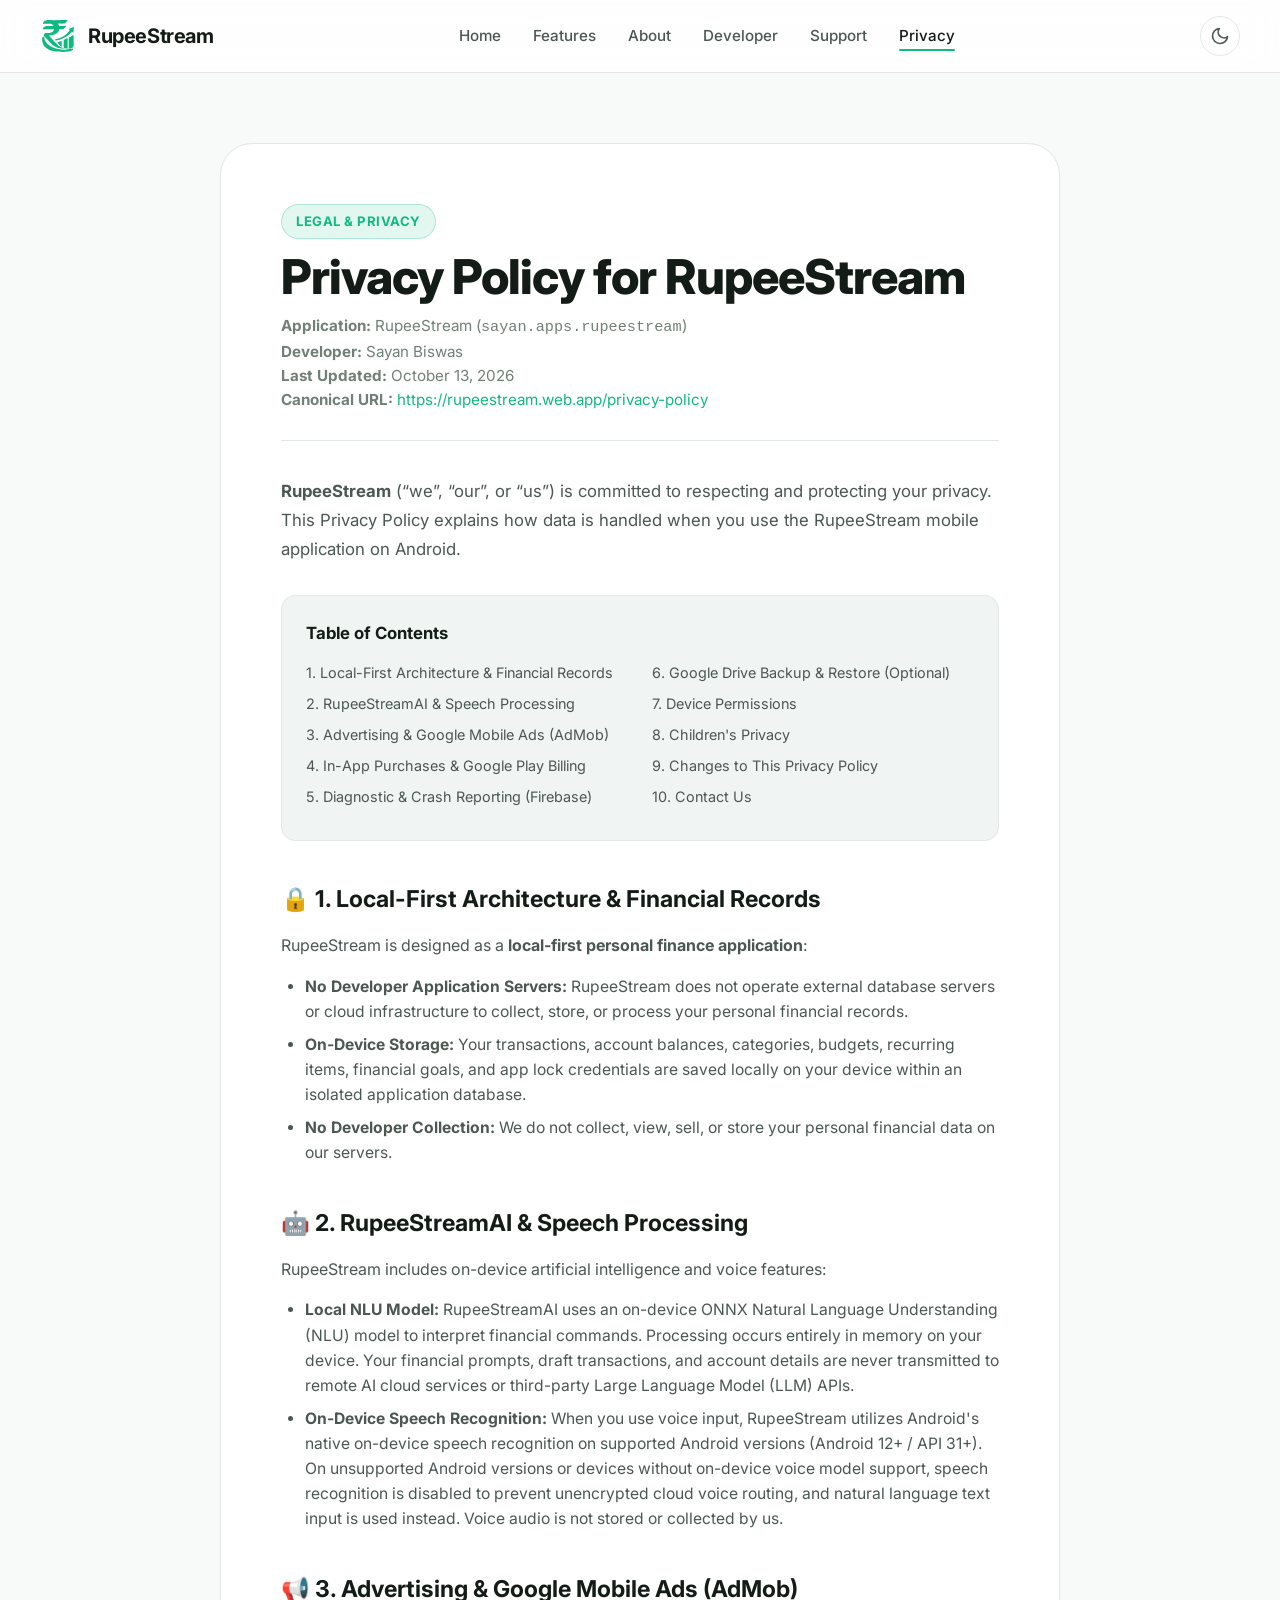
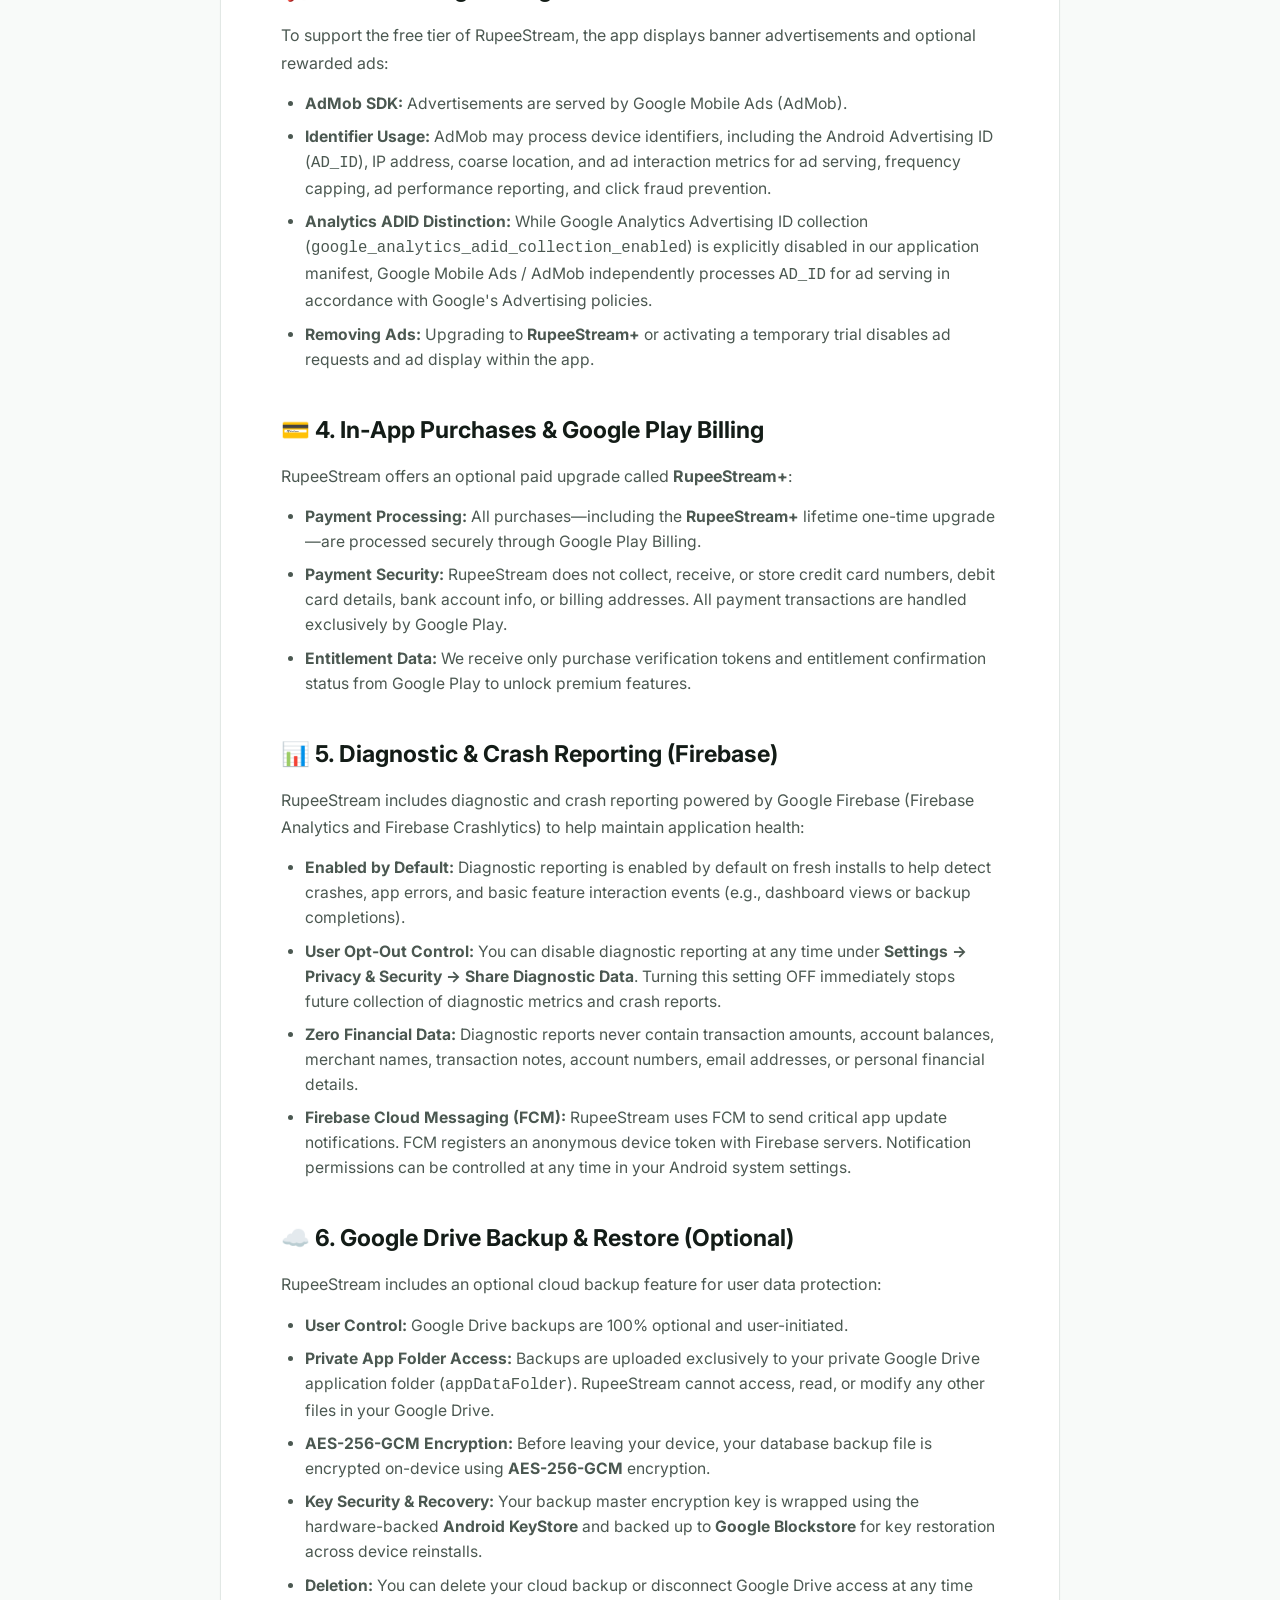
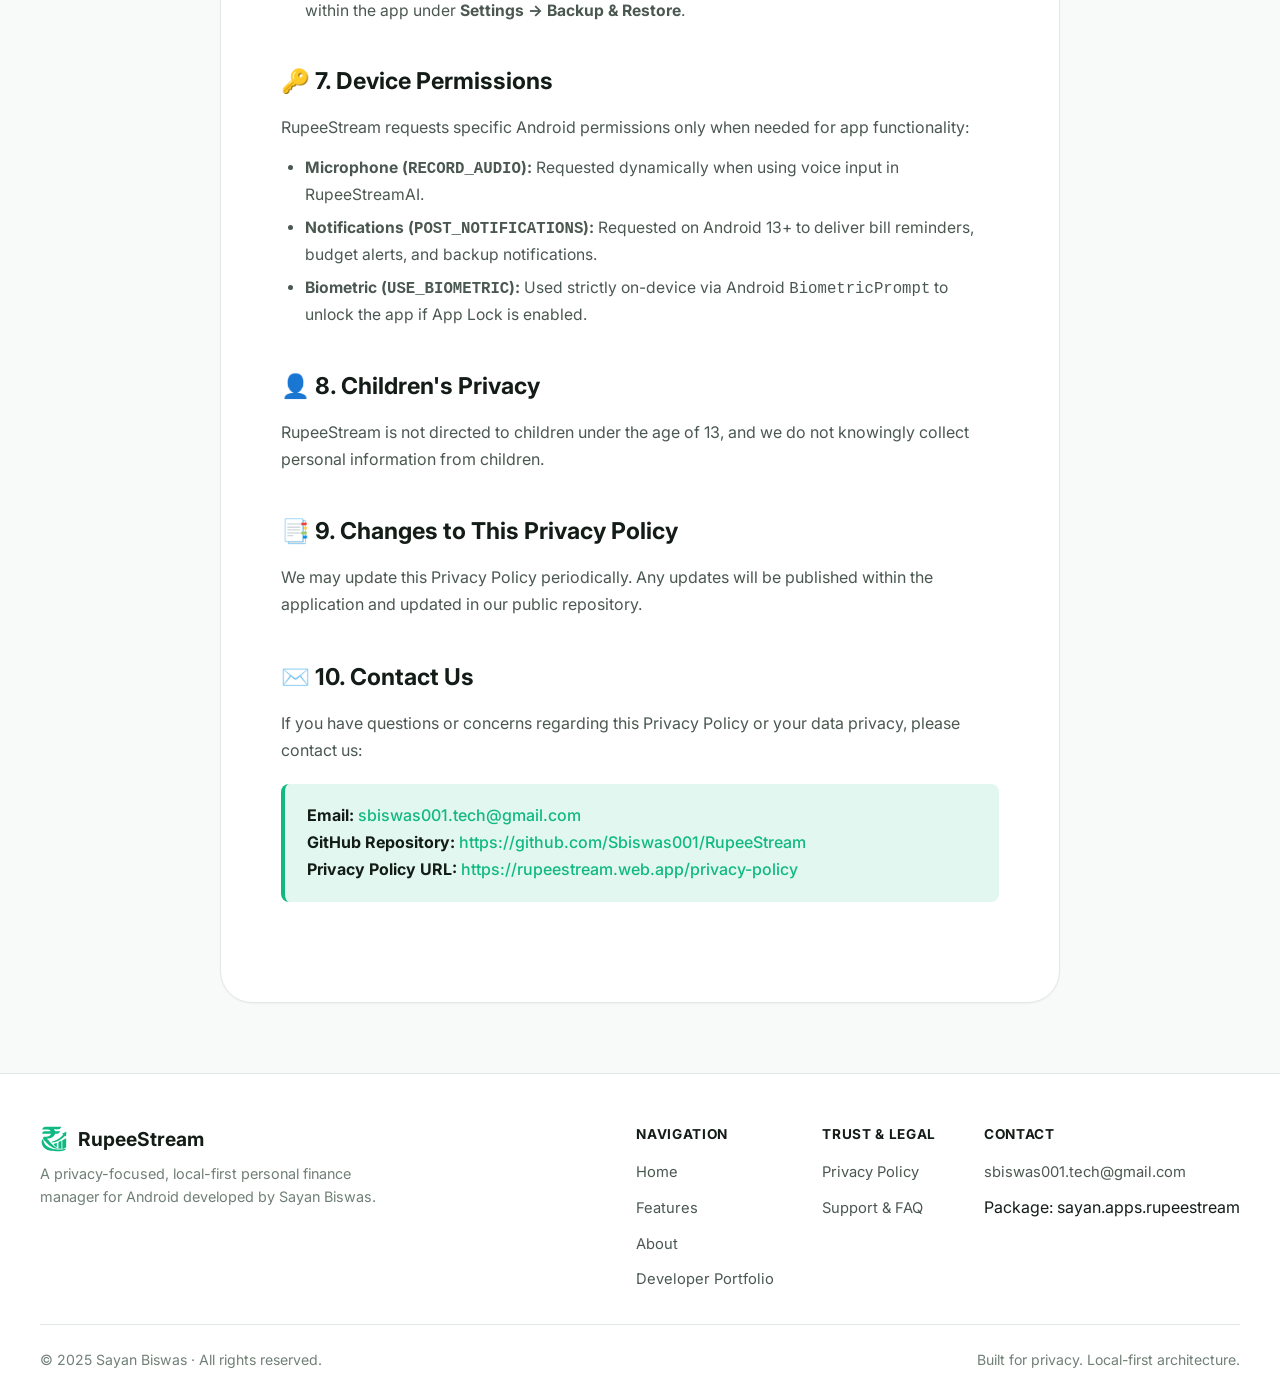
<file: privacy-policy.html>
<!DOCTYPE html>
<html lang="en">
<head>
  <meta charset="UTF-8">
  <meta name="viewport" content="width=device-width, initial-scale=1.0">
  <title>Privacy Policy — RupeeStream</title>
  <meta name="description" content="Official Privacy Policy for RupeeStream. Learn how RupeeStream protects your financial privacy through local-first architecture, on-device AI, and encrypted backups.">
  <link rel="canonical" href="https://rupeestream.web.app/privacy-policy">
  
  <!-- Open Graph -->
  <meta property="og:type" content="article">
  <meta property="og:title" content="RupeeStream Privacy Policy">
  <meta property="og:description" content="Official Privacy Policy for RupeeStream. Local-first personal finance application with on-device NLU, AES-256-GCM encrypted cloud backups, and transparent privacy practices.">
  <meta property="og:image" content="https://rupeestream.web.app/assets/branding/feature-graphic.png">
  <meta property="og:url" content="https://rupeestream.web.app/privacy-policy">
  <meta name="theme-color" content="#10B981">

  <!-- Favicon & Touch Icons -->
  <link rel="icon" type="image/svg+xml" href="assets/branding/favicon.svg">
  <link rel="icon" type="image/png" sizes="32x32" href="assets/branding/favicon-32x32.png">
  <link rel="icon" type="image/png" sizes="16x16" href="assets/branding/favicon-16x16.png">
  <link rel="apple-touch-icon" sizes="180x180" href="assets/branding/apple-touch-icon.png">
  <link rel="shortcut icon" href="assets/branding/favicon.ico">

  <!-- Fonts & Stylesheet -->
  <link rel="preconnect" href="https://fonts.googleapis.com">
  <link rel="preconnect" href="https://fonts.gstatic.com" crossorigin>
  <link href="https://fonts.googleapis.com/css2?family=Inter:wght@400;500;600;700;800&display=swap" rel="stylesheet">
  <link rel="stylesheet" href="assets/css/style.css?v=20261013">
</head>
<body>

  <!-- Header -->
  <header class="site-header" id="header">
    <div class="container nav-container">
      <a href="index.html" class="brand-link" aria-label="RupeeStream Home">
        <img src="assets/branding/logo.svg" alt="RupeeStream Logo" class="brand-logo" width="36" height="36">
        <span class="brand-name">RupeeStream</span>
      </a>

      <nav aria-label="Main Navigation">
        <ul class="nav-links">
          <li><a href="index.html" class="nav-link">Home</a></li>
          <li><a href="index.html#features" class="nav-link">Features</a></li>
          <li><a href="about.html" class="nav-link">About</a></li>
          <li><a href="developer.html" class="nav-link">Developer</a></li>
          <li><a href="support.html" class="nav-link">Support</a></li>
          <li><a href="privacy-policy.html" class="nav-link active">Privacy</a></li>
        </ul>
      </nav>

      <div class="nav-actions">
        <button class="theme-toggle" type="button" aria-label="Toggle theme" title="Toggle theme">
          <svg xmlns="http://www.w3.org/2000/svg" viewBox="0 0 24 24" fill="none" stroke="currentColor" stroke-width="2"><path d="M21 12.79A9 9 0 1 1 11.21 3 7 7 0 0 0 21 12.79z"/></svg>
        </button>
        <button class="mobile-nav-toggle" type="button" aria-label="Open menu" aria-expanded="false">
          <svg xmlns="http://www.w3.org/2000/svg" viewBox="0 0 24 24" fill="none" stroke="currentColor" stroke-width="2"><line x1="3" y1="12" x2="21" y2="12"/><line x1="3" y1="6" x2="21" y2="6"/><line x1="3" y1="18" x2="21" y2="18"/></svg>
        </button>
      </div>
    </div>
  </header>

  <main class="content-page">
    <div class="container-narrow">
      <article class="article-card">
        <header class="page-header">
          <span class="badge-pill">Legal &amp; Privacy</span>
          <h1 class="page-title">Privacy Policy for RupeeStream</h1>
          <p class="page-meta">
            <strong>Application:</strong> RupeeStream (<code>sayan.apps.rupeestream</code>)<br>
            <strong>Developer:</strong> Sayan Biswas<br>
            <strong>Last Updated:</strong> October 13, 2026<br>
            <strong>Canonical URL:</strong> <a href="https://rupeestream.web.app/privacy-policy">https://rupeestream.web.app/privacy-policy</a>
          </p>
        </header>

        <div class="policy-intro" style="margin-bottom: 32px;">
          <p style="font-size: 1.05rem; line-height: 1.7; color: var(--text-secondary);">
            <strong>RupeeStream</strong> (&ldquo;we&rdquo;, &ldquo;our&rdquo;, or &ldquo;us&rdquo;) is committed to respecting and protecting your privacy. This Privacy Policy explains how data is handled when you use the RupeeStream mobile application on Android.
          </p>
        </div>

        <!-- Table of Contents -->
        <nav class="policy-toc" aria-label="Table of Contents">
          <div class="policy-toc-title">Table of Contents</div>
          <ol class="policy-toc-list">
            <li><a href="#section-1">1. Local-First Architecture &amp; Financial Records</a></li>
            <li><a href="#section-2">2. RupeeStreamAI &amp; Speech Processing</a></li>
            <li><a href="#section-3">3. Advertising &amp; Google Mobile Ads (AdMob)</a></li>
            <li><a href="#section-4">4. In-App Purchases &amp; Google Play Billing</a></li>
            <li><a href="#section-5">5. Diagnostic &amp; Crash Reporting (Firebase)</a></li>
            <li><a href="#section-6">6. Google Drive Backup &amp; Restore (Optional)</a></li>
            <li><a href="#section-7">7. Device Permissions</a></li>
            <li><a href="#section-8">8. Children's Privacy</a></li>
            <li><a href="#section-9">9. Changes to This Privacy Policy</a></li>
            <li><a href="#section-10">10. Contact Us</a></li>
          </ol>
        </nav>

        <section id="section-1" class="content-section">
          <h2>🔒 1. Local-First Architecture &amp; Financial Records</h2>
          <p>RupeeStream is designed as a <strong>local-first personal finance application</strong>:</p>
          <ul>
            <li><strong>No Developer Application Servers:</strong> RupeeStream does not operate external database servers or cloud infrastructure to collect, store, or process your personal financial records.</li>
            <li><strong>On-Device Storage:</strong> Your transactions, account balances, categories, budgets, recurring items, financial goals, and app lock credentials are saved locally on your device within an isolated application database.</li>
            <li><strong>No Developer Collection:</strong> We do not collect, view, sell, or store your personal financial data on our servers.</li>
          </ul>
        </section>

        <section id="section-2" class="content-section">
          <h2>🤖 2. RupeeStreamAI &amp; Speech Processing</h2>
          <p>RupeeStream includes on-device artificial intelligence and voice features:</p>
          <ul>
            <li><strong>Local NLU Model:</strong> RupeeStreamAI uses an on-device ONNX Natural Language Understanding (NLU) model to interpret financial commands. Processing occurs entirely in memory on your device. Your financial prompts, draft transactions, and account details are never transmitted to remote AI cloud services or third-party Large Language Model (LLM) APIs.</li>
            <li><strong>On-Device Speech Recognition:</strong> When you use voice input, RupeeStream utilizes Android's native on-device speech recognition on supported Android versions (Android 12+ / API 31+). On unsupported Android versions or devices without on-device voice model support, speech recognition is disabled to prevent unencrypted cloud voice routing, and natural language text input is used instead. Voice audio is not stored or collected by us.</li>
          </ul>
        </section>

        <section id="section-3" class="content-section">
          <h2>📢 3. Advertising &amp; Google Mobile Ads (AdMob)</h2>
          <p>To support the free tier of RupeeStream, the app displays banner advertisements and optional rewarded ads:</p>
          <ul>
            <li><strong>AdMob SDK:</strong> Advertisements are served by Google Mobile Ads (AdMob).</li>
            <li><strong>Identifier Usage:</strong> AdMob may process device identifiers, including the Android Advertising ID (<code>AD_ID</code>), IP address, coarse location, and ad interaction metrics for ad serving, frequency capping, ad performance reporting, and click fraud prevention.</li>
            <li><strong>Analytics ADID Distinction:</strong> While Google Analytics Advertising ID collection (<code>google_analytics_adid_collection_enabled</code>) is explicitly disabled in our application manifest, Google Mobile Ads / AdMob independently processes <code>AD_ID</code> for ad serving in accordance with Google's Advertising policies.</li>
            <li><strong>Removing Ads:</strong> Upgrading to <strong>RupeeStream+</strong> or activating a temporary trial disables ad requests and ad display within the app.</li>
          </ul>
        </section>

        <section id="section-4" class="content-section">
          <h2>💳 4. In-App Purchases &amp; Google Play Billing</h2>
          <p>RupeeStream offers an optional paid upgrade called <strong>RupeeStream+</strong>:</p>
          <ul>
            <li><strong>Payment Processing:</strong> All purchases&mdash;including the <strong>RupeeStream+</strong> lifetime one-time upgrade&mdash;are processed securely through Google Play Billing.</li>
            <li><strong>Payment Security:</strong> RupeeStream does not collect, receive, or store credit card numbers, debit card details, bank account info, or billing addresses. All payment transactions are handled exclusively by Google Play.</li>
            <li><strong>Entitlement Data:</strong> We receive only purchase verification tokens and entitlement confirmation status from Google Play to unlock premium features.</li>
          </ul>
        </section>

        <section id="section-5" class="content-section">
          <h2>📊 5. Diagnostic &amp; Crash Reporting (Firebase)</h2>
          <p>RupeeStream includes diagnostic and crash reporting powered by Google Firebase (Firebase Analytics and Firebase Crashlytics) to help maintain application health:</p>
          <ul>
            <li><strong>Enabled by Default:</strong> Diagnostic reporting is enabled by default on fresh installs to help detect crashes, app errors, and basic feature interaction events (e.g., dashboard views or backup completions).</li>
            <li><strong>User Opt-Out Control:</strong> You can disable diagnostic reporting at any time under <strong>Settings -&gt; Privacy &amp; Security -&gt; Share Diagnostic Data</strong>. Turning this setting OFF immediately stops future collection of diagnostic metrics and crash reports.</li>
            <li><strong>Zero Financial Data:</strong> Diagnostic reports never contain transaction amounts, account balances, merchant names, transaction notes, account numbers, email addresses, or personal financial details.</li>
            <li><strong>Firebase Cloud Messaging (FCM):</strong> RupeeStream uses FCM to send critical app update notifications. FCM registers an anonymous device token with Firebase servers. Notification permissions can be controlled at any time in your Android system settings.</li>
          </ul>
        </section>

        <section id="section-6" class="content-section">
          <h2>☁️ 6. Google Drive Backup &amp; Restore (Optional)</h2>
          <p>RupeeStream includes an optional cloud backup feature for user data protection:</p>
          <ul>
            <li><strong>User Control:</strong> Google Drive backups are 100% optional and user-initiated.</li>
            <li><strong>Private App Folder Access:</strong> Backups are uploaded exclusively to your private Google Drive application folder (<code>appDataFolder</code>). RupeeStream cannot access, read, or modify any other files in your Google Drive.</li>
            <li><strong>AES-256-GCM Encryption:</strong> Before leaving your device, your database backup file is encrypted on-device using <strong>AES-256-GCM</strong> encryption.</li>
            <li><strong>Key Security &amp; Recovery:</strong> Your backup master encryption key is wrapped using the hardware-backed <strong>Android KeyStore</strong> and backed up to <strong>Google Blockstore</strong> for key restoration across device reinstalls.</li>
            <li><strong>Deletion:</strong> You can delete your cloud backup or disconnect Google Drive access at any time within the app under <strong>Settings -&gt; Backup &amp; Restore</strong>.</li>
          </ul>
        </section>

        <section id="section-7" class="content-section">
          <h2>🔑 7. Device Permissions</h2>
          <p>RupeeStream requests specific Android permissions only when needed for app functionality:</p>
          <ul>
            <li><strong>Microphone (<code>RECORD_AUDIO</code>):</strong> Requested dynamically when using voice input in RupeeStreamAI.</li>
            <li><strong>Notifications (<code>POST_NOTIFICATIONS</code>):</strong> Requested on Android 13+ to deliver bill reminders, budget alerts, and backup notifications.</li>
            <li><strong>Biometric (<code>USE_BIOMETRIC</code>):</strong> Used strictly on-device via Android <code>BiometricPrompt</code> to unlock the app if App Lock is enabled.</li>
          </ul>
        </section>

        <section id="section-8" class="content-section">
          <h2>👤 8. Children's Privacy</h2>
          <p>RupeeStream is not directed to children under the age of 13, and we do not knowingly collect personal information from children.</p>
        </section>

        <section id="section-9" class="content-section">
          <h2>📑 9. Changes to This Privacy Policy</h2>
          <p>We may update this Privacy Policy periodically. Any updates will be published within the application and updated in our public repository.</p>
        </section>

        <section id="section-10" class="content-section">
          <h2>✉️ 10. Contact Us</h2>
          <p>If you have questions or concerns regarding this Privacy Policy or your data privacy, please contact us:</p>
          <div class="callout-box">
            <p><strong>Email:</strong> <a href="mailto:sbiswas001.tech@gmail.com">sbiswas001.tech@gmail.com</a><br>
            <strong>GitHub Repository:</strong> <a href="https://github.com/Sbiswas001/RupeeStream" target="_blank" rel="noopener noreferrer">https://github.com/Sbiswas001/RupeeStream</a><br>
            <strong>Privacy Policy URL:</strong> <a href="https://rupeestream.web.app/privacy-policy">https://rupeestream.web.app/privacy-policy</a></p>
          </div>
        </section>
      </article>
    </div>
  </main>

  <!-- Footer -->
  <footer class="site-footer">
    <div class="container footer-container">
      <div class="footer-top">
        <div class="footer-brand">
          <div class="footer-brand-title">
            <img src="assets/branding/logo.svg" alt="" width="28" height="28">
            RupeeStream
          </div>
          <p class="footer-brand-desc">
            A privacy-focused, local-first personal finance manager for Android developed by Sayan Biswas.
          </p>
        </div>

        <div class="footer-nav">
          <div class="footer-nav-col">
            <h5>Navigation</h5>
            <ul class="footer-nav-links">
              <li><a href="index.html">Home</a></li>
              <li><a href="index.html#features">Features</a></li>
              <li><a href="about.html">About</a></li>
              <li><a href="developer.html">Developer Portfolio</a></li>
            </ul>
          </div>

          <div class="footer-nav-col">
            <h5>Trust &amp; Legal</h5>
            <ul class="footer-nav-links">
              <li><a href="privacy-policy.html">Privacy Policy</a></li>
              <li><a href="support.html">Support &amp; FAQ</a></li>
            </ul>
          </div>

          <div class="footer-nav-col">
            <h5>Contact</h5>
            <ul class="footer-nav-links">
              <li><a href="mailto:sbiswas001.tech@gmail.com">sbiswas001.tech@gmail.com</a></li>
              <li><span>Package: sayan.apps.rupeestream</span></li>
            </ul>
          </div>
        </div>
      </div>

      <div class="footer-bottom">
        <p>© <span class="copyright-year">2026</span> Sayan Biswas · All rights reserved.</p>
        <p>Built for privacy. Local-first architecture.</p>
      </div>
    </div>
  </footer>

  <script src="assets/js/main.js"></script>
</body>
</html>
</file>
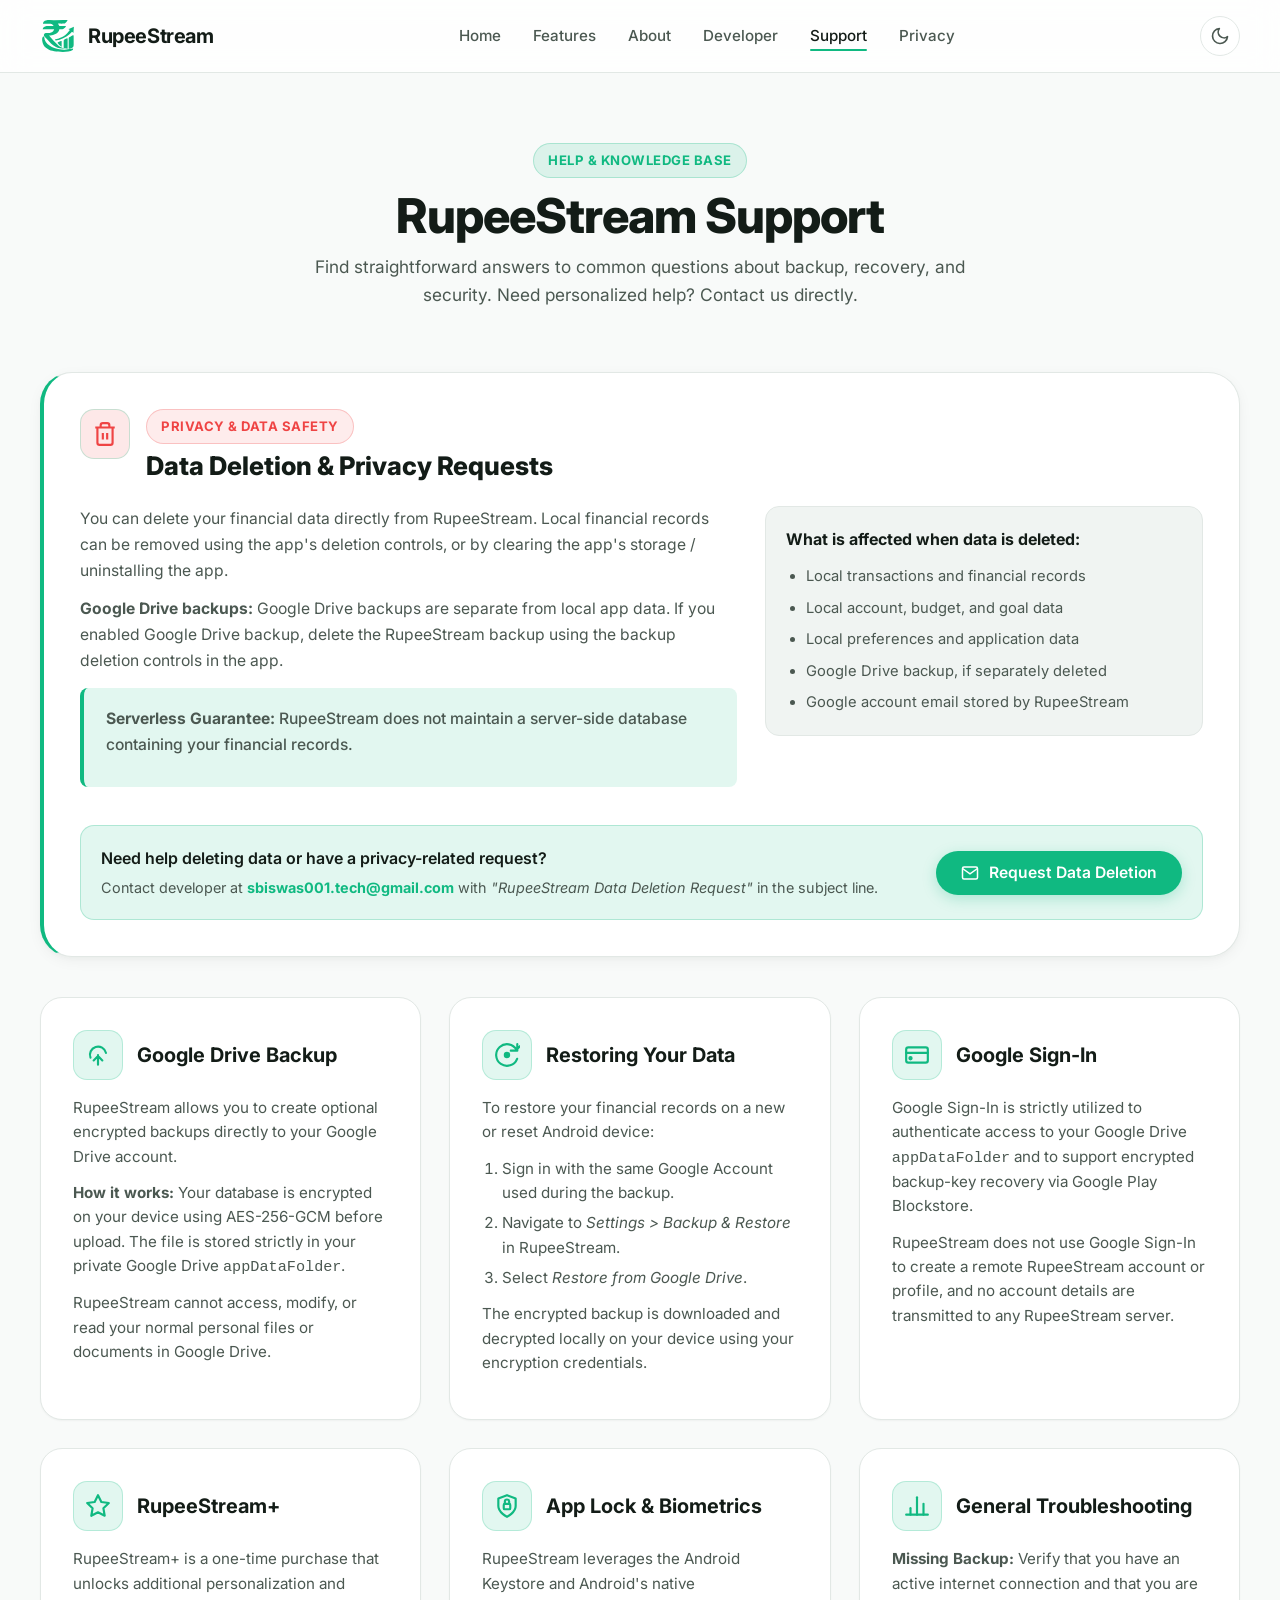
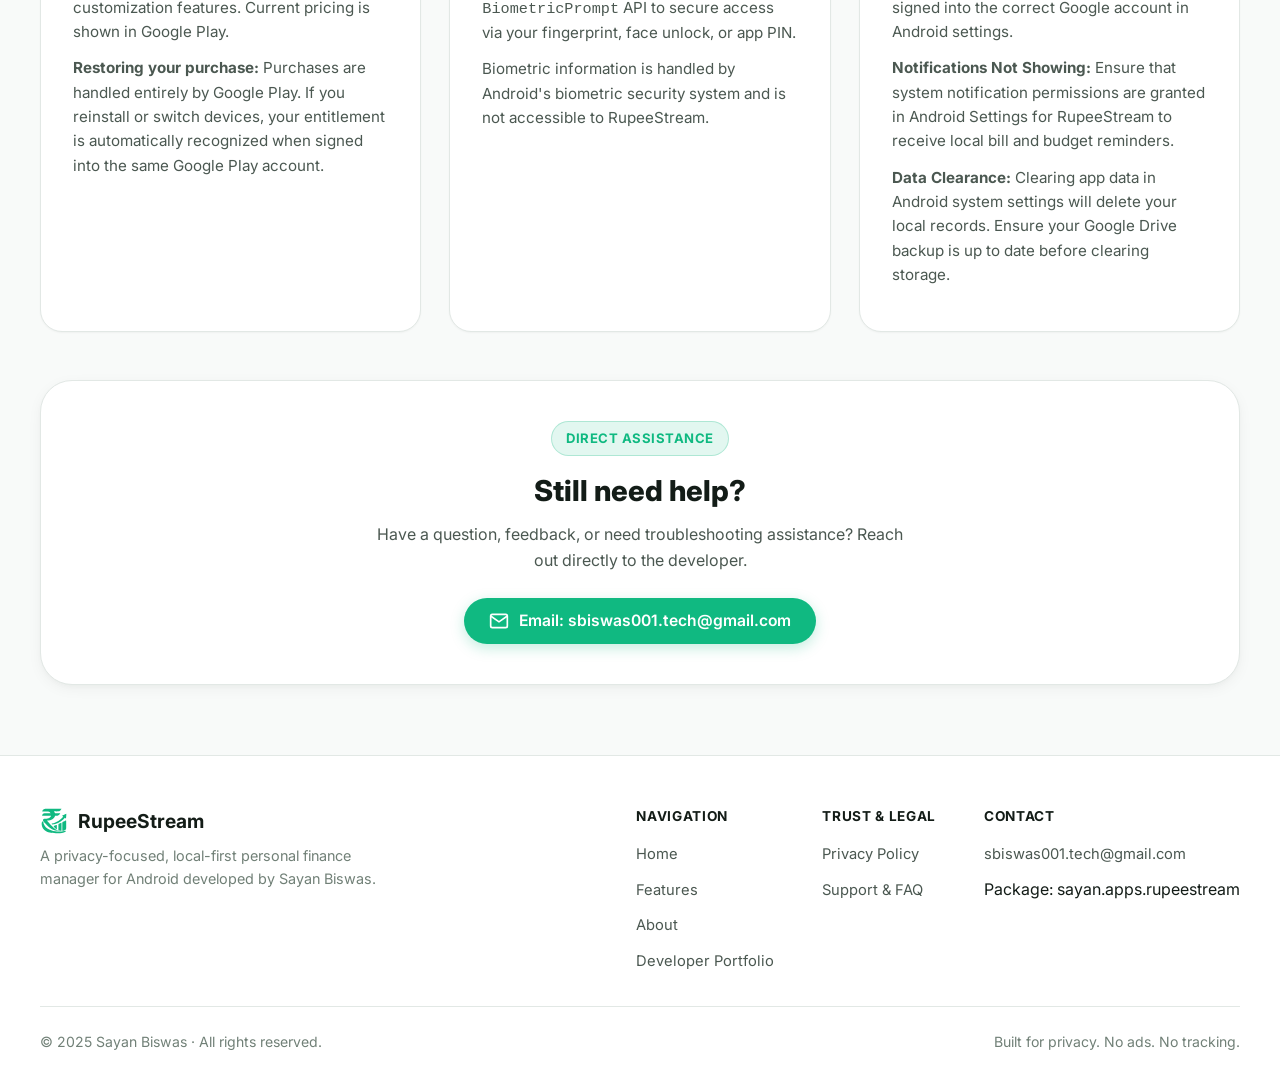
<file: support.html>
<!DOCTYPE html>
<html lang="en">
<head>
  <meta charset="UTF-8">
  <meta name="viewport" content="width=device-width, initial-scale=1.0">
  <title>RupeeStream Support — Help, Guides &amp; Troubleshooting</title>
  <meta name="description" content="Official RupeeStream Support. Guides on data deletion requests, Google Drive backup, restore, Google Sign-In, RupeeStream+ purchases, and troubleshooting.">
  <link rel="canonical" href="https://rupeestream.web.app/support">
  
  <!-- Open Graph -->
  <meta property="og:type" content="website">
  <meta property="og:title" content="RupeeStream Support &amp; FAQ">
  <meta property="og:description" content="Need help with RupeeStream? Find answers on Google Drive backups, App Lock, RupeeStream+ restore, and contact developer Sayan Biswas.">
  <meta property="og:image" content="https://rupeestream.web.app/assets/branding/feature-graphic.png">
  <meta property="og:url" content="https://rupeestream.web.app/support">
  <meta name="theme-color" content="#10B981">

  <!-- Favicon & Touch Icons -->
  <link rel="icon" type="image/svg+xml" href="assets/branding/favicon.svg">
  <link rel="icon" type="image/png" sizes="32x32" href="assets/branding/favicon-32x32.png">
  <link rel="icon" type="image/png" sizes="16x16" href="assets/branding/favicon-16x16.png">
  <link rel="apple-touch-icon" sizes="180x180" href="assets/branding/apple-touch-icon.png">
  <link rel="shortcut icon" href="assets/branding/favicon.ico">

  <!-- Fonts & Stylesheet -->
  <link rel="preconnect" href="https://fonts.googleapis.com">
  <link rel="preconnect" href="https://fonts.gstatic.com" crossorigin>
  <link href="https://fonts.googleapis.com/css2?family=Inter:wght@400;500;600;700;800&display=swap" rel="stylesheet">
  <link rel="stylesheet" href="assets/css/style.css?v=20260923">
</head>
<body>

  <!-- Site Navigation Header -->
  <header class="site-header" id="header">
    <div class="container nav-container">
      <a href="index.html" class="brand-link" aria-label="RupeeStream Home">
        <img src="assets/branding/logo.svg" alt="RupeeStream Logo" class="brand-logo" width="36" height="36">
        <span class="brand-name">RupeeStream</span>
      </a>

      <nav aria-label="Main Navigation">
        <ul class="nav-links">
          <li><a href="index.html" class="nav-link">Home</a></li>
          <li><a href="index.html#features" class="nav-link">Features</a></li>
          <li><a href="about.html" class="nav-link">About</a></li>
          <li><a href="developer.html" class="nav-link">Developer</a></li>
          <li><a href="support.html" class="nav-link active">Support</a></li>
          <li><a href="privacy-policy.html" class="nav-link">Privacy</a></li>
        </ul>
      </nav>

      <div class="nav-actions">
        <button class="theme-toggle" type="button" aria-label="Toggle theme" title="Toggle theme">
          <svg xmlns="http://www.w3.org/2000/svg" viewBox="0 0 24 24" fill="none" stroke="currentColor" stroke-width="2"><path d="M21 12.79A9 9 0 1 1 11.21 3 7 7 0 0 0 21 12.79z"/></svg>
        </button>
        <button class="mobile-nav-toggle" type="button" aria-label="Open menu" aria-expanded="false">
          <svg xmlns="http://www.w3.org/2000/svg" viewBox="0 0 24 24" fill="none" stroke="currentColor" stroke-width="2"><line x1="3" y1="12" x2="21" y2="12"/><line x1="3" y1="6" x2="21" y2="6"/><line x1="3" y1="18" x2="21" y2="18"/></svg>
        </button>
      </div>
    </div>
  </header>

  <main class="content-page">
    <div class="container">
      <div class="section-header">
        <span class="badge-pill">Help &amp; Knowledge Base</span>
        <h1 class="page-title">RupeeStream Support</h1>
        <p class="section-subtitle">
          Find straightforward answers to common questions about backup, recovery, and security. Need personalized help? Contact us directly.
        </p>
      </div>

      <!-- Data Deletion & Privacy Requests Section -->
      <section id="data-deletion" class="deletion-section" aria-labelledby="deletion-title">
        <div class="deletion-card">
          <div class="deletion-card-header">
            <div class="feature-icon-wrapper" style="margin-bottom:0; background: rgba(239, 68, 68, 0.12); color: #ef4444;">
              <svg xmlns="http://www.w3.org/2000/svg" viewBox="0 0 24 24" width="24" height="24" fill="none" stroke="currentColor" stroke-width="2"><polyline points="3 6 5 6 21 6"/><path d="M19 6v14a2 2 0 0 1-2 2H7a2 2 0 0 1-2-2V6m3 0V4a2 2 0 0 1 2-2h4a2 2 0 0 1 2 2v2"/><line x1="10" y1="11" x2="10" y2="17"/><line x1="14" y1="11" x2="14" y2="17"/></svg>
            </div>
            <div>
              <span class="badge-pill" style="margin-bottom: 6px; background-color: rgba(239, 68, 68, 0.1); color: #ef4444; border-color: rgba(239, 68, 68, 0.25);">Privacy &amp; Data Safety</span>
              <h2 id="deletion-title" class="deletion-title">Data Deletion &amp; Privacy Requests</h2>
            </div>
          </div>
          
          <div class="deletion-content-grid">
            <div class="deletion-main-text">
              <p>
                You can delete your financial data directly from RupeeStream. Local financial records can be removed using the app's deletion controls, or by clearing the app's storage / uninstalling the app.
              </p>
              <p>
                <strong>Google Drive backups:</strong> Google Drive backups are separate from local app data. If you enabled Google Drive backup, delete the RupeeStream backup using the backup deletion controls in the app.
              </p>
              <div class="callout-box" style="margin-top: 14px; margin-bottom: 14px; border-left-color: var(--primary);">
                <p>
                  <strong>Serverless Guarantee:</strong> RupeeStream does not maintain a server-side database containing your financial records.
                </p>
              </div>
            </div>

            <div class="deletion-affected-box">
              <h4 style="font-size: 1rem; font-weight: 700; margin-bottom: 12px; color: var(--text-primary);">What is affected when data is deleted:</h4>
              <ul class="deletion-list">
                <li>Local transactions and financial records</li>
                <li>Local account, budget, and goal data</li>
                <li>Local preferences and application data</li>
                <li>Google Drive backup, if separately deleted</li>
                <li>Google account email stored by RupeeStream</li>
              </ul>
            </div>
          </div>

          <div class="deletion-action-banner">
            <div class="deletion-action-info">
              <p style="margin: 0; font-weight: 600; color: var(--text-primary);">Need help deleting data or have a privacy-related request?</p>
              <p style="margin: 0; font-size: 0.9rem; color: var(--text-secondary);">
                Contact developer at <a href="mailto:sbiswas001.tech@gmail.com?subject=RupeeStream%20Data%20Deletion%20Request"><strong>sbiswas001.tech@gmail.com</strong></a> with <em>"RupeeStream Data Deletion Request"</em> in the subject line.
              </p>
            </div>
            <a href="mailto:sbiswas001.tech@gmail.com?subject=RupeeStream%20Data%20Deletion%20Request" class="btn btn-primary deletion-btn">
              <svg xmlns="http://www.w3.org/2000/svg" viewBox="0 0 24 24" width="18" height="18" fill="none" stroke="currentColor" stroke-width="2"><path d="M4 4h16c1.1 0 2 .9 2 2v12c0 1.1-.9 2-2 2H4c-1.1 0-2-.9-2-2V6c0-1.1.9-2 2-2z"/><polyline points="22,6 12,13 2,6"/></svg>
              Request Data Deletion
            </a>
          </div>
        </div>
      </section>

      <!-- Support Grid -->
      <div class="support-grid">
        <!-- 1. Google Drive Backup -->
        <div class="support-card">
          <div class="support-card-header">
            <div class="feature-icon-wrapper" style="margin-bottom:0;">
              <img src="assets/icons/backup.svg" alt="" width="24" height="24">
            </div>
            <h3 class="support-card-title">Google Drive Backup</h3>
          </div>
          <p>
            RupeeStream allows you to create optional encrypted backups directly to your Google Drive account.
          </p>
          <p>
            <strong>How it works:</strong> Your database is encrypted on your device using AES-256-GCM before upload. The file is stored strictly in your private Google Drive <code>appDataFolder</code>.
          </p>
          <p>
            RupeeStream cannot access, modify, or read your normal personal files or documents in Google Drive.
          </p>
        </div>

        <!-- 2. Restore -->
        <div class="support-card">
          <div class="support-card-header">
            <div class="feature-icon-wrapper" style="margin-bottom:0;">
              <img src="assets/icons/recurring.svg" alt="" width="24" height="24">
            </div>
            <h3 class="support-card-title">Restoring Your Data</h3>
          </div>
          <p>
            To restore your financial records on a new or reset Android device:
          </p>
          <ol style="padding-left: 20px; color: var(--text-secondary); margin-bottom: 12px; font-size: 0.95rem;">
            <li style="margin-bottom: 6px;">Sign in with the same Google Account used during the backup.</li>
            <li style="margin-bottom: 6px;">Navigate to <em>Settings &gt; Backup &amp; Restore</em> in RupeeStream.</li>
            <li style="margin-bottom: 6px;">Select <em>Restore from Google Drive</em>.</li>
          </ol>
          <p>
            The encrypted backup is downloaded and decrypted locally on your device using your encryption credentials.
          </p>
        </div>

        <!-- 3. Google Sign-In -->
        <div class="support-card">
          <div class="support-card-header">
            <div class="feature-icon-wrapper" style="margin-bottom:0;">
              <img src="assets/icons/accounts.svg" alt="" width="24" height="24">
            </div>
            <h3 class="support-card-title">Google Sign-In</h3>
          </div>
          <p>
            Google Sign-In is strictly utilized to authenticate access to your Google Drive <code>appDataFolder</code> and to support encrypted backup-key recovery via Google Play Blockstore.
          </p>
          <p>
            RupeeStream does not use Google Sign-In to create a remote RupeeStream account or profile, and no account details are transmitted to any RupeeStream server.
          </p>
        </div>

        <!-- 4. RupeeStream+ -->
        <div class="support-card">
          <div class="support-card-header">
            <div class="feature-icon-wrapper" style="margin-bottom:0;">
              <img src="assets/icons/premium.svg" alt="" width="24" height="24">
            </div>
            <h3 class="support-card-title">RupeeStream+</h3>
          </div>
          <p>
            RupeeStream+ is a one-time purchase that unlocks additional personalization and customization features. Current pricing is shown in Google Play.
          </p>
          <p>
            <strong>Restoring your purchase:</strong> Purchases are handled entirely by Google Play. If you reinstall or switch devices, your entitlement is automatically recognized when signed into the same Google Play account.
          </p>
        </div>

        <!-- 5. App Lock & Biometrics -->
        <div class="support-card">
          <div class="support-card-header">
            <div class="feature-icon-wrapper" style="margin-bottom:0;">
              <img src="assets/icons/security.svg" alt="" width="24" height="24">
            </div>
            <h3 class="support-card-title">App Lock &amp; Biometrics</h3>
          </div>
          <p>
            RupeeStream leverages the Android Keystore and Android's native <code>BiometricPrompt</code> API to secure access via your fingerprint, face unlock, or app PIN.
          </p>
          <p>
            Biometric information is handled by Android's biometric security system and is not accessible to RupeeStream.
          </p>
        </div>

        <!-- 6. General Troubleshooting -->
        <div class="support-card">
          <div class="support-card-header">
            <div class="feature-icon-wrapper" style="margin-bottom:0;">
              <img src="assets/icons/insights.svg" alt="" width="24" height="24">
            </div>
            <h3 class="support-card-title">General Troubleshooting</h3>
          </div>
          <p>
            <strong>Missing Backup:</strong> Verify that you have an active internet connection and that you are signed into the correct Google account in Android settings.
          </p>
          <p>
            <strong>Notifications Not Showing:</strong> Ensure that system notification permissions are granted in Android Settings for RupeeStream to receive local bill and budget reminders.
          </p>
          <p>
            <strong>Data Clearance:</strong> Clearing app data in Android system settings will delete your local records. Ensure your Google Drive backup is up to date before clearing storage.
          </p>
        </div>
      </div>

      <!-- Contact Developer Card -->
      <div class="contact-card">
        <span class="badge-pill" style="margin-bottom: 12px;">Direct Assistance</span>
        <h2 style="font-size: 1.8rem; font-weight: 800; color: var(--text-primary); margin-bottom: 8px;">Still need help?</h2>
        <p style="color: var(--text-secondary); max-width: 540px; margin-inline: auto; margin-bottom: 24px;">
          Have a question, feedback, or need troubleshooting assistance? Reach out directly to the developer.
        </p>
        <a href="mailto:sbiswas001.tech@gmail.com" class="btn btn-primary">
          <svg xmlns="http://www.w3.org/2000/svg" viewBox="0 0 24 24" width="20" height="20" fill="none" stroke="currentColor" stroke-width="2"><path d="M4 4h16c1.1 0 2 .9 2 2v12c0 1.1-.9 2-2 2H4c-1.1 0-2-.9-2-2V6c0-1.1.9-2 2-2z"/><polyline points="22,6 12,13 2,6"/></svg>
          Email: sbiswas001.tech@gmail.com
        </a>
      </div>
    </div>
  </main>

  <!-- Site Footer -->
  <footer class="site-footer">
    <div class="container footer-container">
      <div class="footer-top">
        <div class="footer-brand">
          <div class="footer-brand-title">
            <img src="assets/branding/logo.svg" alt="" width="28" height="28">
            RupeeStream
          </div>
          <p class="footer-brand-desc">
            A privacy-focused, local-first personal finance manager for Android developed by Sayan Biswas.
          </p>
        </div>

        <div class="footer-nav">
          <div class="footer-nav-col">
            <h5>Navigation</h5>
            <ul class="footer-nav-links">
              <li><a href="index.html">Home</a></li>
              <li><a href="index.html#features">Features</a></li>
              <li><a href="about.html">About</a></li>
              <li><a href="developer.html">Developer Portfolio</a></li>
            </ul>
          </div>

          <div class="footer-nav-col">
            <h5>Trust &amp; Legal</h5>
            <ul class="footer-nav-links">
              <li><a href="privacy-policy.html">Privacy Policy</a></li>
              <li><a href="support.html">Support &amp; FAQ</a></li>
            </ul>
          </div>

          <div class="footer-nav-col">
            <h5>Contact</h5>
            <ul class="footer-nav-links">
              <li><a href="mailto:sbiswas001.tech@gmail.com">sbiswas001.tech@gmail.com</a></li>
              <li><span>Package: sayan.apps.rupeestream</span></li>
            </ul>
          </div>
        </div>
      </div>

      <div class="footer-bottom">
        <p>© <span class="copyright-year">2025</span> Sayan Biswas · All rights reserved.</p>
        <p>Built for privacy. No ads. No tracking.</p>
      </div>
    </div>
  </footer>

  <script src="assets/js/main.js"></script>
</body>
</html>
</file>
<file: assets/css/style.css>
/* ==========================================================================
   RupeeStream Showcase - Modern Design System & Stylesheet
   Designed for RupeeStream (sayan.apps.rupeestream) by Sayan Biswas
   Primary Accent: #10B981 (RupeeStream Green)
   ========================================================================== */

/* --------------------------------------------------------------------------
   1. Theme Custom Properties & Design Tokens
   -------------------------------------------------------------------------- */
:root {
  /* Color Palette - Light Mode Default */
  --bg: #f8faf9;
  --bg-alt: #f0f4f2;
  --surface: #ffffff;
  --surface-raised: #ffffff;
  --surface-translucent: rgba(255, 255, 255, 0.82);
  --border: #e2e8e5;
  --border-focus: #10b981;
  --text-primary: #131c17;
  --text-secondary: #4b5851;
  --text-muted: #718077;
  --text-inverse: #ffffff;

  /* RupeeStream Brand Palette */
  --primary: #10b981;
  --primary-hover: #059669;
  --primary-subtle: rgba(16, 185, 129, 0.12);
  --primary-glow: rgba(16, 185, 129, 0.25);
  --accent-light: #34d399;
  --accent-dark: #047857;

  /* Status Colors */
  --success: #10b981;
  --danger: #ef4444;
  --warning: #f59e0b;
  --info: #0ea5e9;

  /* Typography */
  --font-sans: 'Inter', -apple-system, BlinkMacSystemFont, "Segoe UI", Roboto, "Helvetica Neue", Arial, sans-serif;
  --font-mono: ui-monospace, SFMono-Regular, Menlo, Monaco, Consolas, monospace;

  /* Elevation & Shadows */
  --shadow-sm: 0 1px 2px rgba(0, 0, 0, 0.04);
  --shadow-md: 0 4px 16px -2px rgba(16, 28, 23, 0.06), 0 2px 6px -2px rgba(16, 28, 23, 0.04);
  --shadow-lg: 0 12px 32px -4px rgba(16, 28, 23, 0.08), 0 4px 12px -2px rgba(16, 28, 23, 0.04);
  --shadow-glow: 0 0 24px var(--primary-glow);

  /* Layout */
  --container-max: 1200px;
  --radius-sm: 8px;
  --radius-md: 14px;
  --radius-lg: 22px;
  --radius-xl: 32px;
  --radius-pill: 9999px;

  /* Transitions */
  --transition-fast: 150ms ease;
  --transition-normal: 250ms ease;
  --transition-slow: 400ms cubic-bezier(0.16, 1, 0.3, 1);
}

/* Dark Mode Tokens */
[data-theme="dark"] {
  --bg: #0c120f;
  --bg-alt: #121a15;
  --surface: #15201b;
  --surface-raised: #1c2a23;
  --surface-translucent: rgba(21, 32, 27, 0.85);
  --border: #23342b;
  --border-focus: #34d399;
  --text-primary: #f2f7f4;
  --text-secondary: #9cb1a5;
  --text-muted: #6a7f74;
  --text-inverse: #0c120f;

  --primary: #10b981;
  --primary-hover: #34d399;
  --primary-subtle: rgba(16, 185, 129, 0.16);
  --primary-glow: rgba(16, 185, 129, 0.35);

  --shadow-sm: 0 1px 2px rgba(0, 0, 0, 0.2);
  --shadow-md: 0 6px 20px rgba(0, 0, 0, 0.3);
  --shadow-lg: 0 16px 40px rgba(0, 0, 0, 0.45);
}

@media (prefers-color-scheme: dark) {
  :root:not([data-theme="light"]) {
    --bg: #0c120f;
    --bg-alt: #121a15;
    --surface: #15201b;
    --surface-raised: #1c2a23;
    --surface-translucent: rgba(21, 32, 27, 0.85);
    --border: #23342b;
    --border-focus: #34d399;
    --text-primary: #f2f7f4;
    --text-secondary: #9cb1a5;
    --text-muted: #6a7f74;
    --text-inverse: #0c120f;

    --primary: #10b981;
    --primary-hover: #34d399;
    --primary-subtle: rgba(16, 185, 129, 0.16);
    --primary-glow: rgba(16, 185, 129, 0.35);

    --shadow-sm: 0 1px 2px rgba(0, 0, 0, 0.2);
    --shadow-md: 0 6px 20px rgba(0, 0, 0, 0.3);
    --shadow-lg: 0 16px 40px rgba(0, 0, 0, 0.45);
  }
}

/* --------------------------------------------------------------------------
   2. Base & Reset
   -------------------------------------------------------------------------- */
*, *::before, *::after {
  box-sizing: border-box;
  margin: 0;
  padding: 0;
}

html {
  font-family: var(--font-sans);
  color: var(--text-primary);
  background-color: var(--bg);
  line-height: 1.6;
  -webkit-text-size-adjust: 100%;
  scroll-behavior: smooth;
  scroll-padding-top: 88px;
}

body {
  min-height: 100vh;
  display: flex;
  flex-direction: column;
  background-color: var(--bg);
  transition: background-color var(--transition-normal), color var(--transition-normal);
  overflow-x: hidden;
}

img, svg {
  display: block;
  max-width: 100%;
}

a {
  color: var(--primary);
  text-decoration: none;
  transition: color var(--transition-fast);
}

a:hover {
  color: var(--primary-hover);
}

a:focus-visible, button:focus-visible {
  outline: 2px solid var(--border-focus);
  outline-offset: 3px;
}

/* --------------------------------------------------------------------------
   3. Layout Utilities
   -------------------------------------------------------------------------- */
.container {
  width: min(var(--container-max), calc(100% - 40px));
  margin-inline: auto;
}

.container-narrow {
  width: min(840px, calc(100% - 40px));
  margin-inline: auto;
}

.section {
  padding-block: clamp(60px, 8vw, 110px);
  position: relative;
}

.section-alt {
  background-color: var(--bg-alt);
}

/* --------------------------------------------------------------------------
   4. Header & Navigation
   -------------------------------------------------------------------------- */
.site-header {
  position: sticky;
  top: 0;
  z-index: 100;
  background-color: var(--surface-translucent);
  backdrop-filter: blur(14px);
  -webkit-backdrop-filter: blur(14px);
  border-bottom: 1px solid var(--border);
  transition: border-color var(--transition-normal), background-color var(--transition-normal);
}

.nav-container {
  display: flex;
  align-items: center;
  justify-content: space-between;
  height: 72px;
}

.brand-link {
  display: flex;
  align-items: center;
  gap: 12px;
  font-size: 1.25rem;
  font-weight: 700;
  color: var(--text-primary);
  letter-spacing: -0.02em;
}

.brand-logo {
  width: 36px;
  height: 36px;
  border-radius: 10px;
}

.brand-name {
  display: flex;
  align-items: center;
  gap: 6px;
}

.nav-version-badge {
  display: inline-flex;
  align-items: center;
  font-size: 0.72rem;
  font-weight: 700;
  padding: 2px 8px;
  border-radius: 9999px;
  background: rgba(16, 185, 129, 0.12);
  color: var(--primary);
  border: 1px solid rgba(16, 185, 129, 0.28);
  letter-spacing: 0.02em;
  line-height: 1.2;
}

.nav-links {
  display: flex;
  align-items: center;
  gap: 32px;
  list-style: none;
}

.nav-link {
  font-size: 0.95rem;
  font-weight: 500;
  color: var(--text-secondary);
  position: relative;
  padding: 6px 0;
  transition: color var(--transition-fast);
}

.nav-link:hover, .nav-link.active {
  color: var(--text-primary);
}

.nav-link.active::after {
  content: "";
  position: absolute;
  bottom: 0;
  left: 0;
  right: 0;
  height: 2px;
  background-color: var(--primary);
  border-radius: 2px;
}

.nav-actions {
  display: flex;
  align-items: center;
  gap: 12px;
}

/* Theme Toggle Button */
.theme-toggle {
  background: var(--surface);
  border: 1px solid var(--border);
  color: var(--text-secondary);
  cursor: pointer;
  padding: 8px;
  border-radius: var(--radius-pill);
  display: inline-flex;
  align-items: center;
  justify-content: center;
  width: 40px;
  height: 40px;
  transition: all var(--transition-fast);
}

.theme-toggle:hover {
  color: var(--primary);
  border-color: var(--primary);
  background-color: var(--primary-subtle);
}

.theme-toggle svg {
  width: 20px;
  height: 20px;
}

/* Mobile Hamburger Toggle */
.mobile-nav-toggle {
  display: none;
  background: none;
  border: 1px solid var(--border);
  color: var(--text-primary);
  cursor: pointer;
  padding: 8px;
  border-radius: var(--radius-sm);
  width: 40px;
  height: 40px;
}

.mobile-nav-toggle svg {
  width: 22px;
  height: 22px;
}

/* --------------------------------------------------------------------------
   5. Buttons & Badges
   -------------------------------------------------------------------------- */
.btn {
  display: inline-flex;
  align-items: center;
  justify-content: center;
  gap: 10px;
  padding: 12px 24px;
  font-size: 0.98rem;
  font-weight: 600;
  border-radius: var(--radius-pill);
  border: 1px solid transparent;
  cursor: pointer;
  transition: all var(--transition-normal);
  text-decoration: none;
  line-height: 1;
}

.btn-primary {
  background-color: var(--primary);
  color: #ffffff;
  box-shadow: 0 4px 14px var(--primary-glow);
}

.btn-primary:hover {
  background-color: var(--primary-hover);
  color: #ffffff;
  transform: translateY(-2px);
  box-shadow: 0 6px 20px var(--primary-glow);
}

.btn-secondary {
  background-color: var(--surface);
  color: var(--text-primary);
  border-color: var(--border);
  box-shadow: var(--shadow-sm);
}

.btn-secondary:hover {
  border-color: var(--primary);
  color: var(--primary);
  transform: translateY(-2px);
  box-shadow: var(--shadow-md);
}

.btn-sm {
  padding: 8px 16px;
  font-size: 0.88rem;
}

.badge-pill {
  display: inline-flex;
  align-items: center;
  gap: 6px;
  padding: 6px 14px;
  font-size: 0.82rem;
  font-weight: 700;
  letter-spacing: 0.04em;
  text-transform: uppercase;
  border-radius: var(--radius-pill);
  background-color: var(--primary-subtle);
  color: var(--primary);
  border: 1px solid rgba(16, 185, 129, 0.25);
}

/* --------------------------------------------------------------------------
   6. Hero Section
   -------------------------------------------------------------------------- */
.hero {
  padding-top: clamp(60px, 8vw, 100px);
  padding-bottom: clamp(60px, 8vw, 110px);
  overflow: hidden;
  position: relative;
}

.hero-glow-bg {
  position: absolute;
  top: -100px;
  left: 50%;
  transform: translateX(-50%);
  width: min(800px, 100%);
  height: 450px;
  background: radial-gradient(circle, var(--primary-glow) 0%, rgba(16, 185, 129, 0) 70%);
  pointer-events: none;
  z-index: 0;
}

.hero-grid {
  display: grid;
  grid-template-columns: 1.15fr 0.85fr;
  align-items: center;
  gap: clamp(40px, 6vw, 80px);
  position: relative;
  z-index: 1;
}

.hero-content {
  display: flex;
  flex-direction: column;
  align-items: flex-start;
  gap: 20px;
}

.hero-title {
  font-size: clamp(2.5rem, 6vw, 4rem);
  font-weight: 800;
  line-height: 1.1;
  letter-spacing: -0.03em;
  color: var(--text-primary);
}

.hero-title span {
  color: var(--primary);
  background: linear-gradient(135deg, var(--primary) 0%, var(--accent-light) 100%);
  -webkit-background-clip: text;
  -webkit-text-fill-color: transparent;
}

.hero-tagline {
  font-size: clamp(1.15rem, 2.5vw, 1.4rem);
  font-weight: 600;
  color: var(--text-secondary);
  line-height: 1.4;
}

.hero-philosophy {
  font-size: 1.05rem;
  color: var(--text-muted);
  max-width: 520px;
  margin-top: 4px;
}

.hero-actions {
  display: flex;
  flex-wrap: wrap;
  gap: 14px;
  margin-top: 12px;
}

.hero-preview {
  display: flex;
  justify-content: center;
  align-items: center;
  position: relative;
}

.hero-mockup-frame {
  width: 100%;
  max-width: 360px;
  border-radius: var(--radius-xl);
  box-shadow: var(--shadow-lg), 0 20px 50px var(--primary-glow);
  transition: transform var(--transition-slow);
}

.hero-mockup-frame:hover {
  transform: translateY(-6px) scale(1.01);
}

/* Realistic Smartphone Device Chassis */
.phone-mockup {
  position: relative;
  width: 100%;
  max-width: 340px;
  background: linear-gradient(145deg, #1b2821 0%, #101814 50%, #0a0f0d 100%);
  border-radius: 48px;
  padding: 10px;
  box-shadow: 
    0 0 0 2px rgba(52, 211, 153, 0.3),
    0 0 0 6px rgba(16, 24, 20, 0.92),
    0 24px 60px -10px rgba(0, 0, 0, 0.65),
    0 0 50px -10px var(--primary-glow);
  transition: transform var(--transition-slow), box-shadow var(--transition-slow);
  z-index: 2;
}

.phone-mockup:hover {
  transform: translateY(-8px) scale(1.015);
  box-shadow: 
    0 0 0 2px rgba(52, 211, 153, 0.5),
    0 0 0 6px rgba(16, 24, 20, 0.98),
    0 32px 75px -12px rgba(0, 0, 0, 0.8),
    0 0 60px 0 var(--primary-glow);
}

.phone-screen {
  position: relative;
  border-radius: 38px;
  overflow: hidden;
  background: #0b0e14;
  aspect-ratio: 460 / 1024;
  box-shadow: inset 0 0 0 1px rgba(255, 255, 255, 0.08);
}

.phone-screen-img {
  width: 100%;
  height: 100%;
  object-fit: cover;
  display: block;
}

/* Glass screen gloss & reflection */
.phone-glare {
  position: absolute;
  inset: 0;
  border-radius: 38px;
  background: linear-gradient(
    115deg,
    rgba(255, 255, 255, 0.12) 0%,
    rgba(255, 255, 255, 0.03) 30%,
    transparent 52%
  );
  pointer-events: none;
}

/* Ambient backlight glow underneath phone */
.phone-ambient-glow {
  position: absolute;
  width: 100%;
  height: 100%;
  left: 0;
  top: 0;
  background: radial-gradient(circle, var(--primary-glow) 0%, transparent 70%);
  filter: blur(40px);
  z-index: 1;
  pointer-events: none;
}

/* 5 Core Feature Chips (from Feature Graphic) */
.hero-feature-pills {
  display: flex;
  flex-wrap: wrap;
  gap: 10px;
  margin-top: 10px;
}

.feature-pill-item {
  display: inline-flex;
  align-items: center;
  gap: 8px;
  padding: 6px 14px;
  font-size: 0.84rem;
  font-weight: 600;
  border-radius: var(--radius-pill);
  background: var(--surface);
  border: 1px solid var(--border);
  color: var(--text-secondary);
  box-shadow: var(--shadow-sm);
  transition: all var(--transition-fast);
}

.feature-pill-item:hover {
  transform: translateY(-2px);
  border-color: var(--pill-color, var(--primary));
  color: var(--text-primary);
  box-shadow: 0 4px 12px rgba(0, 0, 0, 0.08);
}

.feature-pill-dot {
  width: 8px;
  height: 8px;
  border-radius: 50%;
  background-color: var(--pill-color, var(--primary));
  box-shadow: 0 0 8px var(--pill-color, var(--primary));
}

/* --------------------------------------------------------------------------
   Feature Graphic Showcase Section
   -------------------------------------------------------------------------- */
.section-feature-graphic {
  position: relative;
  background: linear-gradient(180deg, var(--bg) 0%, var(--bg-alt) 50%, var(--bg) 100%);
  padding-block: clamp(60px, 8vw, 100px);
}

.feature-graphic-wrapper {
  display: flex;
  flex-direction: column;
  align-items: center;
  gap: 36px;
  max-width: 1060px;
  margin-inline: auto;
}

.feature-graphic-card {
  position: relative;
  width: 100%;
  border-radius: var(--radius-xl);
  overflow: hidden;
  box-shadow: 
    0 0 0 1px var(--border),
    0 20px 50px -10px rgba(0, 0, 0, 0.3),
    0 0 40px -10px var(--primary-glow);
  background: #08110c;
  transition: transform var(--transition-slow), box-shadow var(--transition-slow);
}

.feature-graphic-card:hover {
  transform: translateY(-4px);
  box-shadow: 
    0 0 0 1px var(--primary),
    0 28px 65px -10px rgba(0, 0, 0, 0.45),
    0 0 50px 0 var(--primary-glow);
}

.feature-graphic-img {
  width: 100%;
  height: auto;
  aspect-ratio: 1024 / 500;
  object-fit: cover;
  display: block;
}

.graphic-pillars-grid {
  display: grid;
  grid-template-columns: repeat(3, 1fr);
  gap: 24px;
  width: 100%;
}

.pillar-card {
  background: var(--surface);
  border: 1px solid var(--border);
  border-radius: var(--radius-lg);
  padding: 24px 20px;
  display: flex;
  align-items: flex-start;
  gap: 16px;
  box-shadow: var(--shadow-sm);
  transition: all var(--transition-normal);
}

.pillar-card:hover {
  transform: translateY(-3px);
  border-color: var(--primary);
  box-shadow: var(--shadow-md), 0 0 20px -5px var(--primary-glow);
}

.pillar-icon-wrapper {
  display: flex;
  align-items: center;
  justify-content: center;
  width: 44px;
  height: 44px;
  border-radius: 12px;
  background: var(--primary-subtle);
  color: var(--primary);
  font-size: 1.3rem;
  flex-shrink: 0;
}

.pillar-text h4 {
  font-size: 1.05rem;
  font-weight: 700;
  color: var(--text-primary);
  margin-bottom: 4px;
}

.pillar-text p {
  font-size: 0.9rem;
  color: var(--text-secondary);
  line-height: 1.45;
}

@media (max-width: 840px) {
  .graphic-pillars-grid {
    grid-template-columns: 1fr;
    gap: 16px;
  }
}

/* --------------------------------------------------------------------------
   7. Section Headers
   -------------------------------------------------------------------------- */
.section-header {
  text-align: center;
  max-width: 700px;
  margin-inline: auto;
  margin-bottom: clamp(40px, 6vw, 64px);
}

.section-title {
  font-size: clamp(1.8rem, 4vw, 2.6rem);
  font-weight: 800;
  letter-spacing: -0.02em;
  line-height: 1.2;
  margin-top: 12px;
  margin-bottom: 14px;
}

.section-subtitle {
  font-size: 1.08rem;
  color: var(--text-secondary);
}

/* --------------------------------------------------------------------------
   8. Privacy Section (Local-First Spotlight)
   -------------------------------------------------------------------------- */
.privacy-spotlight-card {
  background: var(--surface);
  border: 1px solid var(--border);
  border-radius: var(--radius-xl);
  padding: clamp(32px, 5vw, 64px);
  box-shadow: var(--shadow-md);
  position: relative;
  overflow: hidden;
}

.privacy-spotlight-grid {
  display: grid;
  grid-template-columns: 1fr 1fr;
  align-items: center;
  gap: clamp(32px, 5vw, 64px);
}

.privacy-points {
  display: flex;
  flex-direction: column;
  gap: 18px;
  margin-top: 24px;
}

.privacy-point {
  display: flex;
  align-items: flex-start;
  gap: 14px;
}

.privacy-point-icon {
  width: 28px;
  height: 28px;
  flex-shrink: 0;
  border-radius: var(--radius-pill);
  background: var(--primary-subtle);
  color: var(--primary);
  display: flex;
  align-items: center;
  justify-content: center;
  font-weight: bold;
}

.privacy-point h4 {
  font-size: 1.05rem;
  font-weight: 700;
  color: var(--text-primary);
  margin-bottom: 2px;
}

.privacy-point p {
  font-size: 0.92rem;
  color: var(--text-secondary);
}

/* --------------------------------------------------------------------------
   9. Features Grid
   -------------------------------------------------------------------------- */
.features-grid {
  display: grid;
  grid-template-columns: repeat(auto-fit, minmax(280px, 1fr));
  gap: 24px;
}

.feature-card {
  background: var(--surface);
  border: 1px solid var(--border);
  border-radius: var(--radius-lg);
  padding: 30px;
  box-shadow: var(--shadow-sm);
  transition: all var(--transition-normal);
  display: flex;
  flex-direction: column;
}

.feature-card:hover {
  transform: translateY(-4px);
  border-color: rgba(16, 185, 129, 0.4);
  box-shadow: var(--shadow-md);
}

.feature-icon-wrapper {
  width: 50px;
  height: 50px;
  border-radius: var(--radius-md);
  background: var(--primary-subtle);
  color: var(--primary);
  display: flex;
  align-items: center;
  justify-content: center;
  margin-bottom: 20px;
  border: 1px solid rgba(16, 185, 129, 0.22);
  transition: transform var(--transition-normal), background-color var(--transition-normal), border-color var(--transition-normal), box-shadow var(--transition-normal);
}

.feature-icon-wrapper img,
.feature-icon-wrapper svg {
  width: 26px;
  height: 26px;
  display: block;
  transition: transform var(--transition-fast), filter var(--transition-fast);
}

.feature-card:hover .feature-icon-wrapper,
.support-card:hover .feature-icon-wrapper {
  transform: scale(1.08);
  background: rgba(16, 185, 129, 0.25);
  border-color: rgba(52, 211, 153, 0.6);
  box-shadow: 0 0 20px rgba(16, 185, 129, 0.35);
}

/* Dark mode specific enhancements for feature icons */
[data-theme="dark"] .feature-icon-wrapper,
:root:not([data-theme="light"]) .feature-icon-wrapper {
  background: rgba(16, 185, 129, 0.16);
  border: 1px solid rgba(52, 211, 153, 0.3);
  box-shadow: 0 0 16px rgba(16, 185, 129, 0.15);
}

[data-theme="dark"] .feature-icon-wrapper img,
:root:not([data-theme="light"]) .feature-icon-wrapper img {
  filter: invert(80%) sepia(35%) saturate(500%) hue-rotate(100deg) brightness(105%) contrast(95%) drop-shadow(0 0 3px rgba(52, 211, 153, 0.45));
}

[data-theme="dark"] .feature-card:hover .feature-icon-wrapper img,
:root:not([data-theme="light"]) .feature-card:hover .feature-icon-wrapper img,
[data-theme="dark"] .support-card:hover .feature-icon-wrapper img,
:root:not([data-theme="light"]) .support-card:hover .feature-icon-wrapper img {
  filter: invert(85%) sepia(35%) saturate(650%) hue-rotate(100deg) brightness(115%) contrast(100%) drop-shadow(0 0 6px rgba(52, 211, 153, 0.7));
}

.feature-title {
  font-size: 1.15rem;
  font-weight: 700;
  margin-bottom: 8px;
  color: var(--text-primary);
}

.feature-desc {
  font-size: 0.92rem;
  color: var(--text-secondary);
  line-height: 1.55;
}

/* --------------------------------------------------------------------------
   10. RupeeStream+ Section
   -------------------------------------------------------------------------- */
.pricing-card {
  background: var(--surface);
  border: 2px solid rgba(16, 185, 129, 0.35);
  border-radius: var(--radius-xl);
  padding: clamp(32px, 5vw, 56px);
  max-width: 680px;
  margin-inline: auto;
  box-shadow: var(--shadow-lg), 0 0 32px var(--primary-glow);
  text-align: center;
  position: relative;
}

.pricing-badge {
  position: absolute;
  top: -14px;
  left: 50%;
  transform: translateX(-50%);
}

.pricing-amount {
  font-size: clamp(3rem, 7vw, 4.2rem);
  font-weight: 800;
  color: var(--text-primary);
  letter-spacing: -0.03em;
  margin-block: 16px 4px;
  display: flex;
  align-items: baseline;
  justify-content: center;
  gap: 4px;
}

.pricing-currency {
  font-size: 0.65em;
  color: var(--primary);
}

.pricing-term {
  font-size: 1.05rem;
  font-weight: 600;
  color: var(--text-muted);
  text-transform: uppercase;
  letter-spacing: 0.05em;
  margin-bottom: 24px;
}

.pricing-features-list {
  text-align: left;
  list-style: none;
  max-width: 480px;
  margin-inline: auto;
  margin-bottom: 32px;
  display: flex;
  flex-direction: column;
  gap: 12px;
}

.pricing-features-list li {
  display: flex;
  align-items: center;
  gap: 12px;
  font-size: 0.98rem;
  color: var(--text-secondary);
}

.pricing-features-list li svg {
  color: var(--primary);
  width: 20px;
  height: 20px;
  flex-shrink: 0;
}

/* --------------------------------------------------------------------------
   11. Documentation & Policy Content Pages
   -------------------------------------------------------------------------- */
.content-page {
  padding-block: clamp(40px, 6vw, 70px);
}

.article-card {
  background: var(--surface);
  border: 1px solid var(--border);
  border-radius: var(--radius-xl);
  padding: clamp(28px, 5vw, 60px);
  box-shadow: var(--shadow-sm);
}

.page-header {
  margin-bottom: 36px;
  border-bottom: 1px solid var(--border);
  padding-bottom: 28px;
}

.page-title {
  font-size: clamp(2rem, 5vw, 3rem);
  font-weight: 800;
  letter-spacing: -0.02em;
  line-height: 1.15;
  margin-top: 10px;
  margin-bottom: 10px;
}

.page-meta {
  color: var(--text-muted);
  font-size: 0.95rem;
}

.policy-toc {
  background: var(--bg-alt);
  border: 1px solid var(--border);
  border-radius: var(--radius-md);
  padding: 24px;
  margin-bottom: 40px;
}

.policy-toc-title {
  font-size: 1.05rem;
  font-weight: 700;
  margin-bottom: 14px;
  color: var(--text-primary);
}

.policy-toc-list {
  columns: 2;
  list-style: none;
  gap: 24px;
}

@media (max-width: 640px) {
  .policy-toc-list {
    columns: 1;
  }
}

.policy-toc-list li {
  margin-bottom: 8px;
  font-size: 0.9rem;
}

.policy-toc-list a {
  color: var(--text-secondary);
}

.policy-toc-list a:hover {
  color: var(--primary);
}

.content-section {
  margin-bottom: 40px;
}

.content-section h2 {
  font-size: 1.45rem;
  font-weight: 700;
  color: var(--text-primary);
  margin-bottom: 14px;
  display: flex;
  align-items: center;
  gap: 10px;
}

.content-section p {
  color: var(--text-secondary);
  font-size: 1rem;
  line-height: 1.7;
  margin-bottom: 14px;
}

.content-section ul {
  padding-left: 24px;
  margin-bottom: 16px;
}

.content-section li {
  color: var(--text-secondary);
  margin-bottom: 8px;
  font-size: 0.98rem;
}

.callout-box {
  background: var(--primary-subtle);
  border-left: 4px solid var(--primary);
  border-radius: var(--radius-sm);
  padding: 18px 22px;
  margin-block: 20px;
}

.callout-box p {
  margin-bottom: 0;
  color: var(--text-primary);
  font-weight: 500;
}

/* --------------------------------------------------------------------------
   12. Support & FAQ Cards
   -------------------------------------------------------------------------- */
/* Data Deletion & Privacy Card */
.deletion-section {
  margin-bottom: 40px;
}

.deletion-card {
  background: var(--surface);
  border: 1px solid var(--border);
  border-left: 4px solid var(--primary);
  border-radius: var(--radius-xl);
  padding: clamp(24px, 4vw, 36px);
  box-shadow: var(--shadow-md);
  position: relative;
  overflow: hidden;
}

.deletion-card-header {
  display: flex;
  align-items: flex-start;
  gap: 16px;
  margin-bottom: 24px;
}

.deletion-title {
  font-size: clamp(1.3rem, 2.5vw, 1.6rem);
  font-weight: 800;
  color: var(--text-primary);
  line-height: 1.25;
}

.deletion-content-grid {
  display: grid;
  grid-template-columns: 1.2fr 0.8fr;
  gap: 28px;
  margin-bottom: 24px;
}

@media (max-width: 768px) {
  .deletion-content-grid {
    grid-template-columns: 1fr;
    gap: 20px;
  }
}

.deletion-main-text p {
  color: var(--text-secondary);
  font-size: 0.98rem;
  line-height: 1.65;
  margin-bottom: 12px;
}

.deletion-affected-box {
  background: var(--bg-alt);
  border: 1px solid var(--border);
  border-radius: var(--radius-md);
  padding: 20px;
  height: fit-content;
}

.deletion-list {
  padding-left: 20px;
  margin: 0;
  color: var(--text-secondary);
  font-size: 0.92rem;
  display: flex;
  flex-direction: column;
  gap: 8px;
}

.deletion-action-banner {
  display: flex;
  align-items: center;
  justify-content: space-between;
  flex-wrap: wrap;
  gap: 16px;
  padding: 20px;
  background: var(--primary-subtle);
  border: 1px solid rgba(16, 185, 129, 0.25);
  border-radius: var(--radius-md);
}

.deletion-action-info {
  display: flex;
  flex-direction: column;
  gap: 4px;
}

.deletion-btn {
  white-space: nowrap;
}

.support-grid {
  display: grid;
  grid-template-columns: repeat(auto-fit, minmax(320px, 1fr));
  gap: 28px;
  margin-bottom: 48px;
}

.support-card {
  background: var(--surface);
  border: 1px solid var(--border);
  border-radius: var(--radius-lg);
  padding: 32px;
  box-shadow: var(--shadow-sm);
}

.support-card-header {
  display: flex;
  align-items: center;
  gap: 14px;
  margin-bottom: 16px;
}

.support-card-title {
  font-size: 1.25rem;
  font-weight: 700;
  color: var(--text-primary);
}

.support-card p {
  color: var(--text-secondary);
  font-size: 0.95rem;
  margin-bottom: 12px;
  line-height: 1.6;
}

.contact-card {
  background: var(--surface-raised);
  border: 1px solid var(--border);
  border-radius: var(--radius-xl);
  padding: 40px;
  text-align: center;
  box-shadow: var(--shadow-md);
  margin-top: 40px;
}

/* --------------------------------------------------------------------------
   13. Footer
   -------------------------------------------------------------------------- */
.site-footer {
  margin-top: auto;
  background-color: var(--surface);
  border-top: 1px solid var(--border);
  padding-block: 50px 30px;
  transition: background-color var(--transition-normal), border-color var(--transition-normal);
}

.footer-container {
  display: flex;
  flex-direction: column;
  gap: 32px;
}

.footer-top {
  display: flex;
  justify-content: space-between;
  align-items: flex-start;
  flex-wrap: wrap;
  gap: 32px;
}

.footer-brand {
  max-width: 340px;
}

.footer-brand-title {
  display: flex;
  align-items: center;
  gap: 10px;
  font-size: 1.2rem;
  font-weight: 700;
  color: var(--text-primary);
  margin-bottom: 8px;
}

.footer-brand-desc {
  font-size: 0.9rem;
  color: var(--text-muted);
}

.footer-nav {
  display: flex;
  gap: 48px;
  flex-wrap: wrap;
}

.footer-nav-col h5 {
  font-size: 0.85rem;
  text-transform: uppercase;
  letter-spacing: 0.05em;
  color: var(--text-primary);
  margin-bottom: 14px;
}

.footer-nav-links {
  list-style: none;
  display: flex;
  flex-direction: column;
  gap: 10px;
}

.footer-nav-links a {
  color: var(--text-secondary);
  font-size: 0.92rem;
}

.footer-nav-links a:hover {
  color: var(--primary);
}

.footer-bottom {
  border-top: 1px solid var(--border);
  padding-top: 24px;
  display: flex;
  justify-content: space-between;
  align-items: center;
  flex-wrap: wrap;
  gap: 16px;
  font-size: 0.88rem;
  color: var(--text-muted);
}

/* --------------------------------------------------------------------------
   14. Mobile Navigation Drawer & Responsive Styles
   -------------------------------------------------------------------------- */
@media (max-width: 860px) {
  .hero-grid {
    grid-template-columns: 1fr;
    text-align: center;
  }

  .hero-content {
    align-items: center;
  }

  .hero-actions {
    justify-content: center;
  }

  .privacy-spotlight-grid {
    grid-template-columns: 1fr;
  }

  .mobile-nav-toggle {
    display: inline-flex;
    align-items: center;
    justify-content: center;
  }

  .nav-links {
    position: fixed;
    top: 72px;
    left: 0;
    right: 0;
    background: var(--surface);
    border-bottom: 1px solid var(--border);
    flex-direction: column;
    padding: 24px;
    gap: 18px;
    transform: translateY(-150%);
    opacity: 0;
    pointer-events: none;
    transition: transform var(--transition-normal), opacity var(--transition-normal);
    box-shadow: var(--shadow-lg);
  }

  .nav-links.open {
    transform: translateY(0);
    opacity: 1;
    pointer-events: auto;
  }

  .nav-link {
    font-size: 1.1rem;
    width: 100%;
    text-align: center;
  }
}

@media (max-width: 480px) {
  .container, .container-narrow {
    width: calc(100% - 28px);
  }

  .btn {
    width: 100%;
  }

  .hero-actions {
    width: 100%;
    flex-direction: column;
  }

  .support-grid {
    grid-template-columns: 1fr;
  }
}

/* --------------------------------------------------------------------------
   15. Developer & Portfolio Page Styles
   -------------------------------------------------------------------------- */
.dev-hero-card {
  background: var(--surface);
  border: 1px solid var(--border);
  border-radius: var(--radius-xl);
  padding: clamp(32px, 5vw, 56px);
  box-shadow: var(--shadow-md);
  position: relative;
  overflow: hidden;
  margin-bottom: 48px;
}

.dev-hero-card::before {
  content: "";
  position: absolute;
  top: 0;
  left: 0;
  right: 0;
  height: 6px;
  background: linear-gradient(90deg, var(--primary), #3b82f6, #8b5cf6);
}

.dev-header-flex {
  display: flex;
  align-items: center;
  gap: 28px;
  flex-wrap: wrap;
}

.dev-avatar-wrapper {
  position: relative;
  flex-shrink: 0;
}

.dev-avatar {
  width: 100px;
  height: 100px;
  border-radius: 50%;
  background: linear-gradient(135deg, rgba(16, 185, 129, 0.2), rgba(59, 130, 246, 0.2));
  border: 3px solid var(--primary);
  display: flex;
  align-items: center;
  justify-content: center;
  font-size: 2.2rem;
  font-weight: 800;
  color: var(--primary);
  box-shadow: 0 0 24px var(--primary-glow);
}

.dev-status-indicator {
  position: absolute;
  bottom: 4px;
  right: 4px;
  width: 18px;
  height: 18px;
  background: #10b981;
  border: 3px solid var(--surface);
  border-radius: 50%;
  box-shadow: 0 0 8px rgba(16, 185, 129, 0.6);
}

.dev-info {
  flex: 1;
  min-width: 260px;
}

.dev-status-badge {
  display: inline-flex;
  align-items: center;
  gap: 8px;
  padding: 4px 12px;
  border-radius: 9999px;
  font-size: 0.82rem;
  font-weight: 600;
  background: rgba(16, 185, 129, 0.12);
  color: var(--primary);
  border: 1px solid rgba(16, 185, 129, 0.25);
  margin-bottom: 12px;
}

.status-dot-pulse {
  width: 8px;
  height: 8px;
  background: #10b981;
  border-radius: 50%;
  animation: pulseDot 2s infinite;
}

@keyframes pulseDot {
  0% { transform: scale(0.95); box-shadow: 0 0 0 0 rgba(16, 185, 129, 0.7); }
  70% { transform: scale(1); box-shadow: 0 0 0 6px rgba(16, 185, 129, 0); }
  100% { transform: scale(0.95); box-shadow: 0 0 0 0 rgba(16, 185, 129, 0); }
}

.dev-name {
  font-size: clamp(2rem, 4.5vw, 2.8rem);
  font-weight: 800;
  letter-spacing: -0.02em;
  color: var(--text-primary);
  line-height: 1.15;
  margin-bottom: 6px;
}

.dev-title {
  font-size: 1.15rem;
  font-weight: 600;
  color: var(--primary);
  margin-bottom: 10px;
}

.dev-bio {
  color: var(--text-secondary);
  font-size: 1.02rem;
  line-height: 1.6;
  max-width: 680px;
  margin-bottom: 20px;
}

.dev-actions {
  display: flex;
  flex-wrap: wrap;
  gap: 12px;
}

.dev-social-btn {
  display: inline-flex;
  align-items: center;
  gap: 8px;
  padding: 8px 16px;
  border-radius: var(--radius-md);
  font-size: 0.92rem;
  font-weight: 600;
  background: var(--bg-alt);
  color: var(--text-primary);
  border: 1px solid var(--border);
  transition: all var(--transition-fast);
  text-decoration: none;
}

.dev-social-btn:hover {
  background: var(--surface-hover);
  border-color: var(--primary);
  color: var(--primary);
  transform: translateY(-2px);
}

.dev-social-btn svg {
  width: 18px;
  height: 18px;
}

/* Skills Grid */
.dev-skills-grid {
  display: grid;
  grid-template-columns: repeat(auto-fit, minmax(260px, 1fr));
  gap: 20px;
  margin-block: 28px 48px;
}

.dev-skill-card {
  background: var(--surface);
  border: 1px solid var(--border);
  border-radius: var(--radius-lg);
  padding: 24px;
  transition: all var(--transition-normal);
}

.dev-skill-card:hover {
  border-color: var(--primary);
  transform: translateY(-3px);
  box-shadow: var(--shadow-md);
}

.dev-skill-header {
  display: flex;
  align-items: center;
  gap: 12px;
  margin-bottom: 16px;
}

.dev-skill-icon {
  width: 36px;
  height: 36px;
  border-radius: var(--radius-md);
  background: var(--primary-glow);
  color: var(--primary);
  display: flex;
  align-items: center;
  justify-content: center;
}

.dev-skill-icon svg {
  width: 20px;
  height: 20px;
}

.dev-skill-title {
  font-size: 1.08rem;
  font-weight: 700;
  color: var(--text-primary);
}

.skill-chips {
  display: flex;
  flex-wrap: wrap;
  gap: 8px;
}

.skill-chip {
  display: inline-block;
  font-size: 0.82rem;
  font-weight: 500;
  padding: 4px 10px;
  background: var(--bg-alt);
  border: 1px solid var(--border);
  border-radius: var(--radius-sm);
  color: var(--text-secondary);
}

.skill-chip.highlight {
  background: rgba(16, 185, 129, 0.1);
  border-color: rgba(16, 185, 129, 0.3);
  color: var(--primary);
}

/* Featured Projects Section */
.dev-projects-grid {
  display: grid;
  grid-template-columns: 1fr;
  gap: 24px;
  margin-block: 28px 48px;
}

.dev-project-card {
  background: var(--surface);
  border: 1px solid var(--border);
  border-radius: var(--radius-xl);
  padding: clamp(24px, 4vw, 36px);
  transition: all var(--transition-normal);
  display: flex;
  flex-direction: column;
  justify-content: space-between;
}

.dev-project-card:hover {
  border-color: var(--primary);
  box-shadow: var(--shadow-md);
}

.dev-project-badge-bar {
  display: flex;
  align-items: center;
  justify-content: space-between;
  flex-wrap: wrap;
  gap: 12px;
  margin-bottom: 12px;
}

.project-category {
  font-size: 0.8rem;
  font-weight: 700;
  text-transform: uppercase;
  letter-spacing: 0.06em;
  color: var(--primary);
}

.dev-project-title {
  font-size: 1.45rem;
  font-weight: 800;
  color: var(--text-primary);
  margin-bottom: 10px;
}

.dev-project-desc {
  color: var(--text-secondary);
  font-size: 0.98rem;
  line-height: 1.6;
  margin-bottom: 20px;
}

.dev-project-features {
  list-style: none;
  display: flex;
  flex-direction: column;
  gap: 8px;
  margin-bottom: 24px;
}

.dev-project-features li {
  display: flex;
  align-items: flex-start;
  gap: 10px;
  font-size: 0.92rem;
  color: var(--text-secondary);
}

.dev-project-features li svg {
  width: 18px;
  height: 18px;
  color: var(--primary);
  flex-shrink: 0;
  margin-top: 2px;
}

.dev-project-footer {
  display: flex;
  align-items: center;
  justify-content: space-between;
  flex-wrap: wrap;
  gap: 16px;
  border-top: 1px solid var(--border);
  padding-top: 20px;
  margin-top: auto;
}

/* Timeline & Education */
.dev-timeline {
  display: flex;
  flex-direction: column;
  gap: 20px;
  margin-block: 24px 48px;
}

.timeline-item {
  background: var(--surface);
  border: 1px solid var(--border);
  border-radius: var(--radius-lg);
  padding: 24px;
  display: flex;
  gap: 20px;
  align-items: flex-start;
}

.timeline-icon-box {
  width: 44px;
  height: 44px;
  border-radius: var(--radius-md);
  background: var(--primary-glow);
  color: var(--primary);
  display: flex;
  align-items: center;
  justify-content: center;
  flex-shrink: 0;
}

.timeline-content h4 {
  font-size: 1.15rem;
  font-weight: 700;
  color: var(--text-primary);
  margin-bottom: 4px;
}

.timeline-meta {
  font-size: 0.88rem;
  color: var(--primary);
  font-weight: 600;
  margin-bottom: 8px;
}

.timeline-desc {
  color: var(--text-secondary);
  font-size: 0.94rem;
  line-height: 1.55;
}

/* Contact CTA Card */
.dev-connect-card {
  background: linear-gradient(135deg, var(--surface) 0%, var(--bg-alt) 100%);
  border: 2px solid rgba(16, 185, 129, 0.3);
  border-radius: var(--radius-xl);
  padding: clamp(32px, 5vw, 48px);
  text-align: center;
  margin-block: 32px 16px;
  box-shadow: 0 8px 32px var(--primary-glow);
}

.dev-connect-card h3 {
  font-size: clamp(1.6rem, 3.5vw, 2.2rem);
  font-weight: 800;
  color: var(--text-primary);
  margin-bottom: 12px;
}

.dev-connect-card p {
  color: var(--text-secondary);
  font-size: 1.05rem;
  max-width: 540px;
  margin-inline: auto;
  margin-bottom: 28px;
}

.dev-connect-links {
  display: flex;
  justify-content: center;
  flex-wrap: wrap;
  gap: 16px;
}

/* Experience & Education Enhancements */
.grade-badge {
  display: inline-flex;
  align-items: center;
  gap: 6px;
  padding: 4px 12px;
  background: rgba(16, 185, 129, 0.15);
  color: var(--primary);
  border: 1px solid rgba(16, 185, 129, 0.35);
  border-radius: var(--radius-sm);
  font-weight: 700;
  font-size: 0.85rem;
}

.grade-badge.gold {
  background: rgba(245, 158, 11, 0.15);
  color: #f59e0b;
  border-color: rgba(245, 158, 11, 0.35);
}

.exp-bullet-list {
  list-style: none;
  display: flex;
  flex-direction: column;
  gap: 10px;
  margin-top: 14px;
}

.exp-bullet-list li {
  display: flex;
  align-items: flex-start;
  gap: 10px;
  font-size: 0.94rem;
  color: var(--text-secondary);
  line-height: 1.55;
}

.exp-bullet-list li svg {
  width: 16px;
  height: 16px;
  color: var(--primary);
  flex-shrink: 0;
  margin-top: 4px;
}

.education-grid {
  display: grid;
  grid-template-columns: repeat(auto-fit, minmax(320px, 1fr));
  gap: 24px;
  margin-block: 24px 48px;
}

.edu-card {
  background: var(--surface);
  border: 1px solid var(--border);
  border-radius: var(--radius-xl);
  padding: clamp(24px, 4vw, 32px);
  display: flex;
  flex-direction: column;
  justify-content: space-between;
  transition: all var(--transition-normal);
}

.edu-card:hover {
  border-color: var(--primary);
  transform: translateY(-2px);
  box-shadow: var(--shadow-md);
}

.edu-header {
  display: flex;
  justify-content: space-between;
  align-items: flex-start;
  gap: 12px;
  margin-bottom: 12px;
  flex-wrap: wrap;
}

.edu-institution {
  font-size: 1.2rem;
  font-weight: 800;
  color: var(--text-primary);
}

.edu-degree {
  font-size: 1.02rem;
  font-weight: 600;
  color: var(--primary);
  margin-bottom: 4px;
}

.edu-duration {
  font-size: 0.88rem;
  color: var(--text-muted);
  margin-bottom: 14px;
}

/* --------------------------------------------------------------------------
   Google Play Badge CTA & Buttons
   -------------------------------------------------------------------------- */
.play-badge-link {
  display: inline-flex;
  align-items: center;
  text-decoration: none;
  border-radius: 14px;
  transition: transform var(--transition-normal), box-shadow var(--transition-normal);
  line-height: 0;
}

.play-badge-link:hover {
  transform: translateY(-3px) scale(1.02);
  box-shadow: 0 8px 24px rgba(0, 0, 0, 0.4), 0 0 20px var(--primary-glow);
}

.play-badge-img {
  height: 52px;
  width: auto;
  display: block;
}

/* --------------------------------------------------------------------------
   Screenshots Showcase Grid
   -------------------------------------------------------------------------- */
.showcase-grid {
  display: grid;
  grid-template-columns: repeat(auto-fit, minmax(260px, 1fr));
  gap: 28px;
  margin-top: 36px;
}

.showcase-card {
  background: var(--surface);
  border: 1px solid var(--border);
  border-radius: var(--radius-xl);
  overflow: hidden;
  box-shadow: var(--shadow-sm);
  display: flex;
  flex-direction: column;
  transition: transform var(--transition-slow), border-color var(--transition-normal), box-shadow var(--transition-slow);
}

.showcase-card:hover {
  transform: translateY(-6px);
  border-color: rgba(16, 185, 129, 0.4);
  box-shadow: var(--shadow-lg), 0 0 30px var(--primary-glow);
}

.showcase-img-container {
  position: relative;
  background: linear-gradient(180deg, rgba(16, 185, 129, 0.06) 0%, rgba(10, 15, 13, 0.9) 100%);
  padding: 24px 20px 0 20px;
  display: flex;
  justify-content: center;
  align-items: flex-end;
  min-height: 380px;
  overflow: hidden;
}

.showcase-mockup-img {
  width: 100%;
  max-width: 240px;
  height: auto;
  border-radius: 28px 28px 0 0;
  box-shadow: 0 -8px 25px rgba(0, 0, 0, 0.5);
  transition: transform var(--transition-slow);
}

.showcase-card:hover .showcase-mockup-img {
  transform: translateY(-8px) scale(1.02);
}

.showcase-card-body {
  padding: 24px;
  display: flex;
  flex-direction: column;
  flex-grow: 1;
  background: var(--surface);
}

.showcase-card-tag {
  align-self: flex-start;
  margin-bottom: 10px;
}

.showcase-card-title {
  font-size: 1.25rem;
  font-weight: 800;
  color: var(--text-primary);
  margin-bottom: 8px;
}

.showcase-card-desc {
  font-size: 0.92rem;
  color: var(--text-secondary);
  line-height: 1.55;
  margin-bottom: 16px;
}

.showcase-highlights {
  list-style: none;
  display: flex;
  flex-direction: column;
  gap: 8px;
  margin-top: auto;
  padding-top: 14px;
  border-top: 1px solid var(--border);
}

.showcase-highlights li {
  display: flex;
  align-items: center;
  gap: 8px;
  font-size: 0.85rem;
  font-weight: 600;
  color: var(--text-secondary);
}

.showcase-highlights li svg {
  color: var(--primary);
  width: 15px;
  height: 15px;
  flex-shrink: 0;
}

/* --------------------------------------------------------------------------
   Semantic Privacy Points List
   -------------------------------------------------------------------------- */
.privacy-points-list {
  list-style: none;
  display: flex;
  flex-direction: column;
  gap: 18px;
  margin-top: 24px;
}

.privacy-point-item {
  display: flex;
  align-items: flex-start;
  gap: 16px;
}

.privacy-point-item .privacy-point-icon {
  width: 32px;
  height: 32px;
  flex-shrink: 0;
  border-radius: var(--radius-pill);
  background: var(--primary-subtle);
  color: var(--primary);
  border: 1px solid rgba(16, 185, 129, 0.25);
  display: flex;
  align-items: center;
  justify-content: center;
  margin-top: 2px;
}

.privacy-point-item .privacy-point-icon svg {
  width: 16px;
  height: 16px;
}

.privacy-point-text h4 {
  font-size: 1.05rem;
  font-weight: 700;
  color: var(--text-primary);
  margin-bottom: 3px;
}

.privacy-point-text p {
  font-size: 0.92rem;
  color: var(--text-secondary);
  line-height: 1.5;
}

/* --------------------------------------------------------------------------
   Interactive FAQ Accordion
   -------------------------------------------------------------------------- */
.faq-container {
  max-width: 820px;
  margin-inline: auto;
}

.faq-accordion {
  display: flex;
  flex-direction: column;
  gap: 14px;
  margin-bottom: 40px;
}

.faq-item {
  background: var(--surface);
  border: 1px solid var(--border);
  border-radius: var(--radius-lg);
  overflow: hidden;
  transition: border-color var(--transition-normal), box-shadow var(--transition-normal);
}

.faq-item[open] {
  border-color: rgba(16, 185, 129, 0.45);
  box-shadow: 0 4px 16px var(--primary-subtle);
}

.faq-question {
  display: flex;
  align-items: center;
  justify-content: space-between;
  gap: 16px;
  padding: 20px 24px;
  font-size: 1.05rem;
  font-weight: 700;
  color: var(--text-primary);
  cursor: pointer;
  list-style: none;
  user-select: none;
  transition: color var(--transition-fast), background-color var(--transition-fast);
}

.faq-question::-webkit-details-marker {
  display: none;
}

.faq-question:hover {
  color: var(--primary);
  background-color: var(--primary-subtle);
}

.faq-chevron {
  width: 20px;
  height: 20px;
  color: var(--text-muted);
  flex-shrink: 0;
  transition: transform var(--transition-normal), color var(--transition-fast);
}

.faq-item[open] .faq-chevron {
  transform: rotate(180deg);
  color: var(--primary);
}

.faq-answer {
  padding: 0 24px 22px 24px;
  font-size: 0.95rem;
  color: var(--text-secondary);
  line-height: 1.6;
}

.faq-answer p:not(:last-child) {
  margin-bottom: 12px;
}

.faq-answer strong {
  color: var(--text-primary);
}

/* FAQ Action & Copy Email Banner */
.faq-contact-box {
  background: var(--surface);
  border: 1px solid var(--border);
  border-radius: var(--radius-xl);
  padding: 36px 24px;
  text-align: center;
  box-shadow: var(--shadow-sm);
  display: flex;
  flex-direction: column;
  align-items: center;
  gap: 16px;
}

.faq-contact-actions {
  display: flex;
  flex-wrap: wrap;
  justify-content: center;
  gap: 14px;
}

.copy-email-btn {
  display: inline-flex;
  align-items: center;
  gap: 8px;
  cursor: pointer;
}

/* Toast Notification Banner */
.toast-notification {
  position: fixed;
  bottom: 24px;
  right: 24px;
  background: #111a15;
  color: #f2f7f4;
  border: 1px solid var(--primary);
  box-shadow: 0 8px 30px rgba(0, 0, 0, 0.4), 0 0 20px var(--primary-glow);
  padding: 12px 20px;
  border-radius: var(--radius-pill);
  font-size: 0.92rem;
  font-weight: 600;
  display: flex;
  align-items: center;
  gap: 10px;
  z-index: 9999;
  transform: translateY(100px);
  opacity: 0;
  transition: transform 300ms cubic-bezier(0.16, 1, 0.3, 1), opacity 300ms ease;
  pointer-events: none;
}

.toast-notification.active {
  transform: translateY(0);
  opacity: 1;
  pointer-events: auto;
}

/* --------------------------------------------------------------------------
   Real Smartphone Device Chassis Frame & Gallery
   -------------------------------------------------------------------------- */
.device-frame {
  position: relative;
  width: 100%;
  max-width: 260px;
  margin-inline: auto;
  background: #0d1410;
  border-radius: 36px;
  padding: 8px;
  box-shadow: 
    0 0 0 1.5px rgba(16, 185, 129, 0.35),
    0 0 0 5px #141c18,
    0 20px 45px -10px rgba(0, 0, 0, 0.65),
    0 0 35px -5px var(--primary-glow);
  transition: transform var(--transition-slow), box-shadow var(--transition-slow);
  cursor: pointer;
}

.device-frame:hover {
  transform: translateY(-8px) scale(1.02);
  box-shadow: 
    0 0 0 2px var(--primary),
    0 0 0 5px #18241f,
    0 28px 60px -12px rgba(0, 0, 0, 0.8),
    0 0 45px var(--primary-glow);
}

.device-screen {
  position: relative;
  border-radius: 28px;
  overflow: hidden;
  background: #0a0e12;
  aspect-ratio: 9 / 20;
}

.device-screen-img {
  width: 100%;
  height: 100%;
  object-fit: cover;
  display: block;
}

.device-glare {
  position: absolute;
  inset: 0;
  border-radius: 28px;
  background: linear-gradient(
    125deg,
    rgba(255, 255, 255, 0.12) 0%,
    rgba(255, 255, 255, 0.02) 28%,
    transparent 50%
  );
  pointer-events: none;
}

/* Showcase Filter Tabs */
.showcase-filter-tabs {
  display: flex;
  justify-content: center;
  flex-wrap: wrap;
  gap: 10px;
  margin-bottom: 32px;
}

.showcase-tab-btn {
  background: var(--surface);
  border: 1px solid var(--border);
  color: var(--text-secondary);
  padding: 8px 18px;
  border-radius: var(--radius-pill);
  font-size: 0.9rem;
  font-weight: 600;
  cursor: pointer;
  transition: all var(--transition-fast);
}

.showcase-tab-btn:hover {
  border-color: var(--primary);
  color: var(--text-primary);
}

.showcase-tab-btn.active {
  background: var(--primary);
  border-color: var(--primary);
  color: #ffffff;
  box-shadow: 0 4px 14px var(--primary-glow);
}

/* Lightbox Modal */
.screenshot-modal {
  position: fixed;
  inset: 0;
  background: rgba(0, 0, 0, 0.88);
  backdrop-filter: blur(8px);
  -webkit-backdrop-filter: blur(8px);
  z-index: 10000;
  display: flex;
  align-items: center;
  justify-content: center;
  padding: 20px;
  opacity: 0;
  pointer-events: none;
  transition: opacity var(--transition-normal);
}

.screenshot-modal.open {
  opacity: 1;
  pointer-events: auto;
}

.screenshot-modal-content {
  position: relative;
  max-width: 440px;
  width: 100%;
  display: flex;
  flex-direction: column;
  align-items: center;
  gap: 16px;
  transform: scale(0.95);
  transition: transform var(--transition-normal);
}

.screenshot-modal.open .screenshot-modal-content {
  transform: scale(1);
}

.screenshot-modal-close {
  position: absolute;
  top: -48px;
  right: 0;
  background: rgba(255, 255, 255, 0.15);
  border: 1px solid rgba(255, 255, 255, 0.3);
  color: #ffffff;
  width: 36px;
  height: 36px;
  border-radius: var(--radius-pill);
  display: flex;
  align-items: center;
  justify-content: center;
  cursor: pointer;
  font-size: 1.2rem;
  transition: all var(--transition-fast);
}

.screenshot-modal-close:hover {
  background: var(--primary);
  border-color: var(--primary);
}

.screenshot-modal-caption {
  color: #f2f7f4;
  font-size: 1rem;
  font-weight: 700;
  text-align: center;
  background: rgba(21, 32, 27, 0.9);
  padding: 8px 20px;
  border-radius: var(--radius-pill);
  border: 1px solid rgba(16, 185, 129, 0.3);
}
</file>
